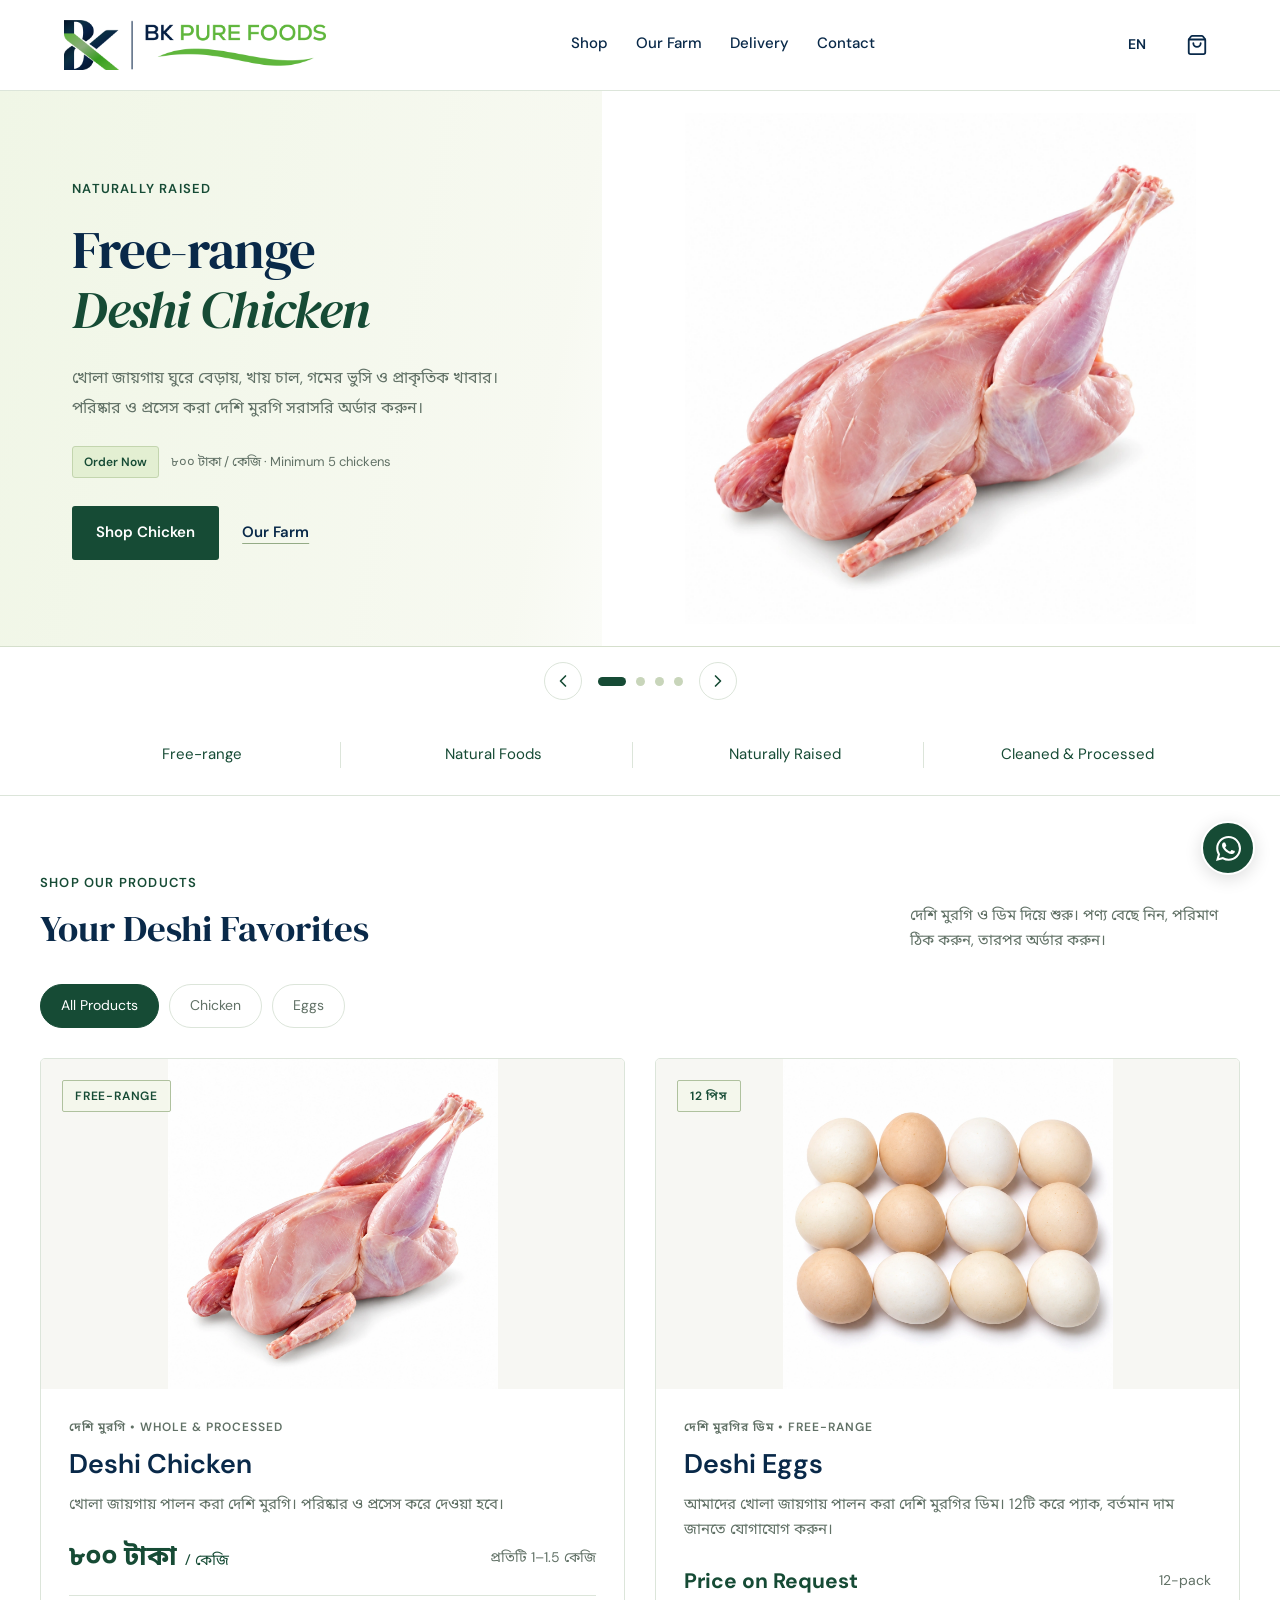
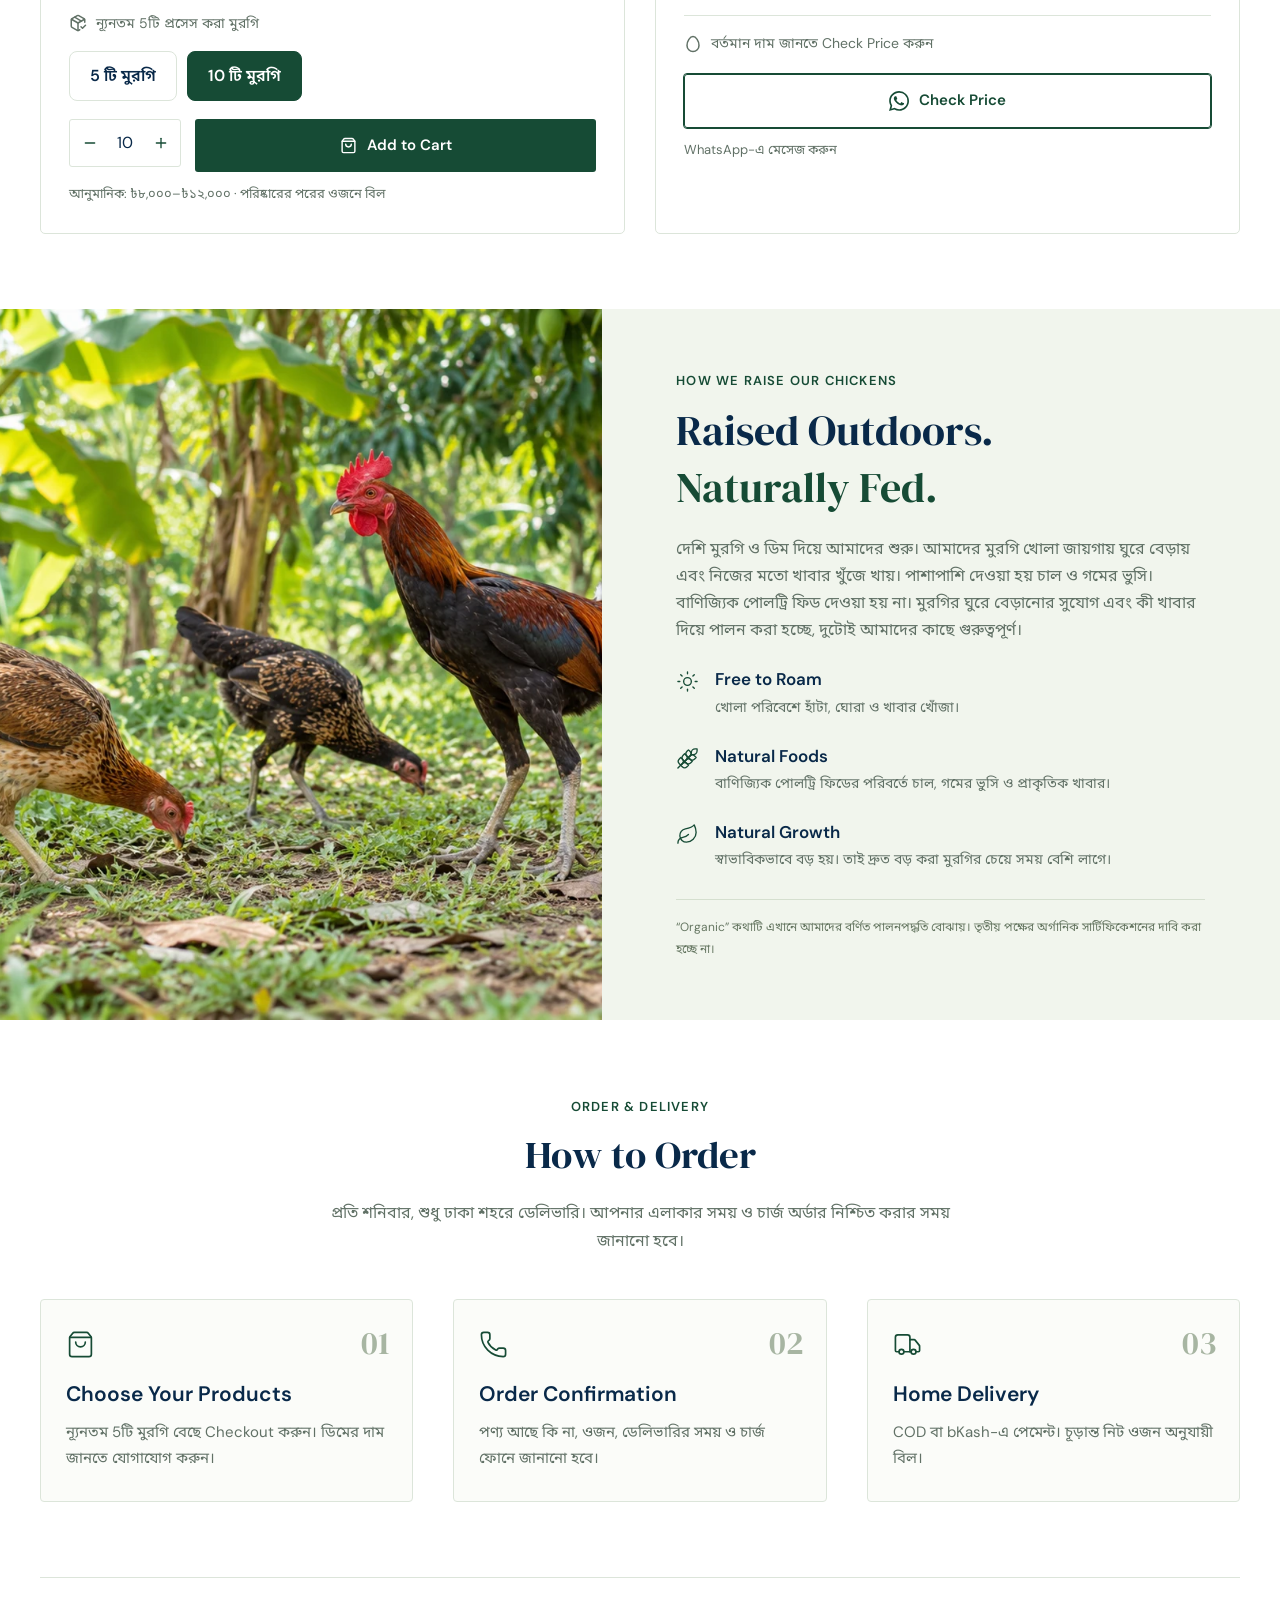
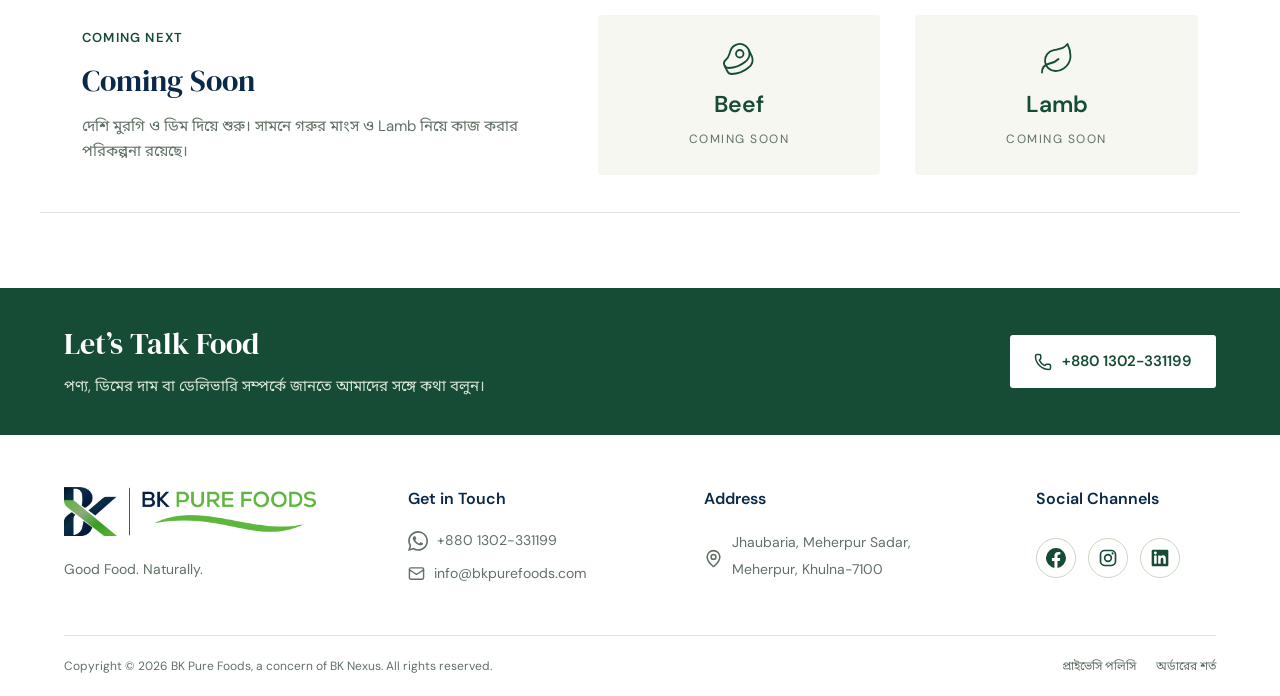
<file: index.html>
<!doctype html>
<html lang="bn"><head><meta charset="utf-8"><meta name="viewport" content="width=device-width, initial-scale=1"><title>BK Pure Foods | Free-range Deshi Chicken & Eggs</title><meta name="description" content="Free-range দেশি মুরগি ও ডিম। প্রতি শনিবার, শুধু ঢাকা শহরে ডেলিভারি।"><link rel="icon" href="./favicon.png"><link rel="stylesheet" href="./assets/styles.css"><script defer src="./assets/app.js"></script></head><body data-page="index"><div id="root"><header class="header"><div class="header-inner"><a href="./index.html" aria-label="BK Pure Foods home" class="brand"><img src="./images/logo.png" alt="BK Pure Foods" width="1600" height="310"/></a><nav class="nav" aria-label="প্রধান মেনু"><a href="./index.html#shop">Shop</a><a href="./index.html#story">Our Farm</a><a href="./index.html#delivery">Delivery</a><a href="./index.html#contact">Contact</a></nav><div class="header-actions"><button class="language" aria-label="Switch language">EN</button><button class="icon-button cart-button" aria-label="কার্ট খুলুন"><svg xmlns="http://www.w3.org/2000/svg" width="22" height="22" viewBox="0 0 24 24" fill="none" stroke="currentColor" stroke-width="2" stroke-linecap="round" stroke-linejoin="round" class="lucide lucide-shopping-bag" aria-hidden="true"><path d="M16 10a4 4 0 0 1-8 0"></path><path d="M3.103 6.034h17.794"></path><path d="M3.4 5.467a2 2 0 0 0-.4 1.2V20a2 2 0 0 0 2 2h14a2 2 0 0 0 2-2V6.667a2 2 0 0 0-.4-1.2l-2-2.667A2 2 0 0 0 17 2H7a2 2 0 0 0-1.6.8z"></path></svg></button><button class="icon-button menu-button" aria-label="Toggle menu" aria-expanded="false"><svg xmlns="http://www.w3.org/2000/svg" width="24" height="24" viewBox="0 0 24 24" fill="none" stroke="currentColor" stroke-width="2" stroke-linecap="round" stroke-linejoin="round" class="lucide lucide-menu" aria-hidden="true"><path d="M4 5h16"></path><path d="M4 12h16"></path><path d="M4 19h16"></path></svg></button></div></div></header><main><div class="relative promo-carousel" role="region" aria-roledescription="carousel" data-slot="carousel" aria-label="Featured products"><div class="overflow-hidden" data-slot="carousel-content"><div class="flex -ml-4 promo-track" aria-live="off"><div role="group" aria-roledescription="slide" data-slot="carousel-item" class="min-w-0 shrink-0 grow-0 basis-full pl-4 promo-item" aria-label="1 of 4: Chicken" aria-hidden="false"><article class="promo-banner promo-chicken"><div class="promo-copy"><span class="eyebrow">NATURALLY RAISED</span><h1 class="promo-title">Free-range<br/><em>Deshi Chicken</em></h1><p>খোলা জায়গায় ঘুরে বেড়ায়, খায় চাল, গমের ভুসি ও প্রাকৃতিক খাবার। পরিষ্কার ও প্রসেস করা দেশি মুরগি সরাসরি অর্ডার করুন।</p><div class="promo-status"><span class="status-badge">Order Now</span><span>৮০০ টাকা / কেজি · Minimum 5 chickens</span></div><div class="hero-buttons"><a tabindex="0" class="button primary" href="#shop">Shop Chicken</a><a tabindex="0" class="text-link" href="#story">Our Farm</a></div></div><div class="promo-visual"><img src="./images/chicken-skin-off-v4.webp" alt="Whole processed deshi chicken" width="1600" height="1200" loading="eager" fetchPriority="high"/></div></article></div><div role="group" aria-roledescription="slide" data-slot="carousel-item" class="min-w-0 shrink-0 grow-0 basis-full pl-4 promo-item" aria-label="2 of 4: Eggs" aria-hidden="true"><article class="promo-banner promo-eggs"><div class="promo-copy"><span class="eyebrow">FROM DESHI HENS</span><h2 class="promo-title">Everyday goodness.<br/><em>Deshi Eggs</em></h2><p>আমাদের খোলা জায়গায় পালন করা দেশি মুরগির ডিম। 12 পিসের প্যাক। বর্তমান দাম জানতে Check Price-এ ক্লিক করুন।</p><div class="promo-status"><span class="status-badge">Price on Request</span><span>12 eggs per pack · Contact for price</span></div><div class="hero-buttons"><a tabindex="-1" class="button primary" href="https://wa.me/8801302331199?text=Hello%2C%20please%20share%20the%20current%20price%20of%20a%2012-pack%20of%20BK%20Pure%20Foods%20deshi%20eggs." target="_blank" rel="noopener noreferrer">Check Price</a><a tabindex="-1" class="text-link" href="#shop">View Eggs</a></div></div><div class="promo-visual"><img src="./images/eggs-deshi-v3.webp" alt="Illustrative deshi chicken eggs" width="1600" height="1200" loading="lazy" fetchPriority="auto"/></div></article></div><div role="group" aria-roledescription="slide" data-slot="carousel-item" class="min-w-0 shrink-0 grow-0 basis-full pl-4 promo-item" aria-label="3 of 4: Beef" aria-hidden="true"><article class="promo-banner promo-beef"><div class="promo-copy"><span class="eyebrow">OUR NEXT CHAPTER</span><h2 class="promo-title">Next on the menu.<br/><em>Beef</em></h2><p>আমাদের পণ্যের তালিকায় সামনে গরুর মাংস যোগ করার পরিকল্পনা আছে। এখনো অর্ডার নেওয়া হচ্ছে না।</p><div class="promo-status"><span class="status-badge coming">Coming Soon</span><span>Planned product · Not available to order</span></div><div class="hero-buttons"><a tabindex="-1" class="button primary" href="#upcoming">Explore Upcoming Products</a></div></div><div class="promo-visual"><img src="./images/beef-white-v2.webp" alt="Illustrative beef cuts for a planned product" width="1600" height="1200" loading="lazy" fetchPriority="auto"/></div></article></div><div role="group" aria-roledescription="slide" data-slot="carousel-item" class="min-w-0 shrink-0 grow-0 basis-full pl-4 promo-item" aria-label="4 of 4: Lamb" aria-hidden="true"><article class="promo-banner promo-lamb"><div class="promo-copy"><span class="eyebrow">OUR NEXT CHAPTER</span><h2 class="promo-title">Something special.<br/><em>Lamb</em></h2><p>দেশি মুরগি ও ডিমের পাশাপাশি ভবিষ্যতে Lamb নিয়ে কাজ করার পরিকল্পনা রয়েছে। নতুন আপডেট এখানে জানানো হবে।</p><div class="promo-status"><span class="status-badge coming">Coming Soon</span><span>Planned product · Not available to order</span></div><div class="hero-buttons"><a tabindex="-1" class="button primary" href="#upcoming">Explore Upcoming Products</a></div></div><div class="promo-visual"><img src="./images/lamb-white-v2.webp" alt="Illustrative lamb rack for a planned product" width="1600" height="1200" loading="lazy" fetchPriority="auto"/></div></article></div></div></div><div class="promo-controls"><button class="slide-arrow" aria-label="Previous slide"><svg xmlns="http://www.w3.org/2000/svg" width="20" height="20" viewBox="0 0 24 24" fill="none" stroke="currentColor" stroke-width="2" stroke-linecap="round" stroke-linejoin="round" class="lucide lucide-chevron-left" aria-hidden="true"><path d="m15 18-6-6 6-6"></path></svg></button><div class="slide-dots" role="group" aria-label="Choose featured product"><button class="slide-dot active" aria-label="Show Chicken" aria-pressed="true"></button><button class="slide-dot" aria-label="Show Eggs" aria-pressed="false"></button><button class="slide-dot" aria-label="Show Beef" aria-pressed="false"></button><button class="slide-dot" aria-label="Show Lamb" aria-pressed="false"></button></div><button class="slide-arrow" aria-label="Next slide"><svg xmlns="http://www.w3.org/2000/svg" width="20" height="20" viewBox="0 0 24 24" fill="none" stroke="currentColor" stroke-width="2" stroke-linecap="round" stroke-linejoin="round" class="lucide lucide-chevron-right" aria-hidden="true"><path d="m9 18 6-6-6-6"></path></svg></button></div></div><div class="promise-strip"><div><span>Free-range</span></div><div><span>Natural Foods</span></div><div><span>Naturally Raised</span></div><div><span>Cleaned &amp; Processed</span></div></div><section class="section shop-section" id="shop"><div class="section-heading"><div><span class="eyebrow">SHOP OUR PRODUCTS</span><h2>Your Deshi Favorites</h2></div><p>দেশি মুরগি ও ডিম দিয়ে শুরু। পণ্য বেছে নিন, পরিমাণ ঠিক করুন, তারপর অর্ডার করুন।</p></div><div class="filters" aria-label="Product categories"><button class="active" aria-pressed="true">All Products</button><button class="" aria-pressed="false">Chicken</button><button class="" aria-pressed="false">Eggs</button></div><div class="product-grid"><article class="product-card"><button class="product-photo" aria-label="দেশি মুরগির বিস্তারিত দেখুন"><img src="./images/chicken-skin-off-v4.webp" alt="গোটা প্রসেস করা দেশি মুরগি"/><span class="product-tag">FREE-RANGE</span><span class="photo-detail">View Details</span></button><div class="product-info"><div class="product-label">দেশি মুরগি • WHOLE &amp; PROCESSED</div><h3>Deshi Chicken</h3><p>খোলা জায়গায় পালন করা দেশি মুরগি। পরিষ্কার ও প্রসেস করে দেওয়া হবে।</p><div class="product-price"><strong class="chicken-rate" lang="bn">৮০০ টাকা<small> / কেজি</small></strong><span>প্রতিটি 1–1.5 কেজি</span></div><div class="package-line"><svg xmlns="http://www.w3.org/2000/svg" width="18" height="18" viewBox="0 0 24 24" fill="none" stroke="currentColor" stroke-width="2" stroke-linecap="round" stroke-linejoin="round" class="lucide lucide-package-check" aria-hidden="true"><path d="M12 22V12"></path><path d="m16 17 2 2 4-4"></path><path d="M21 11.127V8a2 2 0 0 0-1-1.73l-7-4a2 2 0 0 0-2 0l-7 4A2 2 0 0 0 3 8v8a2 2 0 0 0 1 1.729l7 4a2 2 0 0 0 2 .001l1.32-.753"></path><path d="M3.29 7 12 12l8.71-5"></path><path d="m7.5 4.27 8.997 5.148"></path></svg>ন্যূনতম 5টি প্রসেস করা মুরগি</div><div class="chicken-pack-options" role="group" aria-label="মুরগির পরিমাণ বেছে নিন"><button type="button" aria-pressed="false">5 টি মুরগি</button><button type="button" class="selected" aria-pressed="true">10 টি মুরগি</button></div><div class="product-bottom"><div class="quantity"><button aria-label="Decrease chicken quantity"><svg xmlns="http://www.w3.org/2000/svg" width="16" height="16" viewBox="0 0 24 24" fill="none" stroke="currentColor" stroke-width="2" stroke-linecap="round" stroke-linejoin="round" class="lucide lucide-minus" aria-hidden="true"><path d="M5 12h14"></path></svg></button><span>10</span><button aria-label="Increase chicken quantity"><svg xmlns="http://www.w3.org/2000/svg" width="16" height="16" viewBox="0 0 24 24" fill="none" stroke="currentColor" stroke-width="2" stroke-linecap="round" stroke-linejoin="round" class="lucide lucide-plus" aria-hidden="true"><path d="M5 12h14"></path><path d="M12 5v14"></path></svg></button></div><button class="button primary"><svg xmlns="http://www.w3.org/2000/svg" width="17" height="17" viewBox="0 0 24 24" fill="none" stroke="currentColor" stroke-width="2" stroke-linecap="round" stroke-linejoin="round" class="lucide lucide-shopping-bag" aria-hidden="true"><path d="M16 10a4 4 0 0 1-8 0"></path><path d="M3.103 6.034h17.794"></path><path d="M3.4 5.467a2 2 0 0 0-.4 1.2V20a2 2 0 0 0 2 2h14a2 2 0 0 0 2-2V6.667a2 2 0 0 0-.4-1.2l-2-2.667A2 2 0 0 0 17 2H7a2 2 0 0 0-1.6.8z"></path></svg>Add to Cart</button></div><p class="price-note">আনুমানিক: ৳৮,০০০–৳১২,০০০ · পরিষ্কারের পরের ওজনে বিল</p></div></article><article class="product-card"><div class="product-photo"><img src="./images/eggs-deshi-v3.webp" alt="দেশি মুরগির ডিমের প্রতীকী ছবি"/><span class="product-tag">12 পিস</span></div><div class="product-info"><div class="product-label">দেশি মুরগির ডিম • FREE-RANGE</div><h3>Deshi Eggs</h3><p>আমাদের খোলা জায়গায় পালন করা দেশি মুরগির ডিম। 12টি করে প্যাক, বর্তমান দাম জানতে যোগাযোগ করুন।</p><div class="product-price"><strong class="quote-price">Price on Request</strong><span>12-pack</span></div><div class="package-line"><svg xmlns="http://www.w3.org/2000/svg" width="18" height="18" viewBox="0 0 24 24" fill="none" stroke="currentColor" stroke-width="2" stroke-linecap="round" stroke-linejoin="round" class="lucide lucide-egg" aria-hidden="true"><path d="M12 2C8 2 4 8 4 14a8 8 0 0 0 16 0c0-6-4-12-8-12"></path></svg>বর্তমান দাম জানতে Check Price করুন</div><a class="button outline full egg-contact" href="https://wa.me/8801302331199?text=BK%20Pure%20Foods-%E0%A6%8F%E0%A6%B0%2012%E0%A6%9F%E0%A6%BF%20%E0%A6%A6%E0%A7%87%E0%A6%B6%E0%A6%BF%20%E0%A6%A1%E0%A6%BF%E0%A6%AE%E0%A7%87%E0%A6%B0%20%E0%A6%AA%E0%A7%8D%E0%A6%AF%E0%A6%BE%E0%A6%95%E0%A7%87%E0%A6%B0%20%E0%A6%A6%E0%A6%BE%E0%A6%AE%20%E0%A6%9C%E0%A6%BE%E0%A6%A8%E0%A6%A4%E0%A7%87%20%E0%A6%9A%E0%A6%BE%E0%A6%87%E0%A5%A4" target="_blank" rel="noopener noreferrer"><svg viewBox="0 0 24 24" width="20" height="20" fill="currentColor" aria-hidden="true"><path d="M20.5 3.5A11.8 11.8 0 0 0 12.1 0C5.5 0 .2 5.3.2 11.8c0 2.1.6 4.2 1.6 6L0 24l6.4-1.7a11.8 11.8 0 0 0 5.7 1.5h.1c6.5 0 11.8-5.3 11.8-11.8 0-3.2-1.2-6.2-3.5-8.5ZM12.1 21.8c-1.8 0-3.5-.5-5-1.4l-.4-.2-3.8 1 1-3.7-.2-.4a9.8 9.8 0 0 1-1.5-5.3c0-5.4 4.4-9.8 9.9-9.8 2.6 0 5.1 1 7 2.9a9.8 9.8 0 0 1 2.9 7c0 5.5-4.4 9.9-9.9 9.9Zm5.4-7.4c-.3-.1-1.8-.9-2.1-1-.3-.1-.5-.1-.7.2-.2.3-.8 1-.9 1.2-.2.2-.3.2-.6.1-.3-.2-1.3-.5-2.5-1.6-.9-.8-1.6-1.8-1.8-2.1-.2-.3 0-.5.1-.6l.5-.6c.2-.2.2-.3.3-.5.1-.2.1-.4 0-.6l-.9-2.2c-.2-.6-.5-.5-.7-.5h-.6c-.2 0-.5.1-.8.4-.3.3-1 1-1 2.4s1 2.8 1.2 3c.1.2 2.1 3.2 5.1 4.5.7.3 1.3.5 1.7.6.7.2 1.4.2 1.9.1.6-.1 1.8-.7 2.1-1.4.3-.7.3-1.3.2-1.4-.1-.2-.3-.3-.6-.4Z"></path></svg>Check Price</a><p class="price-note">WhatsApp-এ মেসেজ করুন</p></div></article></div></section><section class="story-section" id="story"><div class="story-photo"><img src="./images/farm.webp" alt="মুক্ত পরিবেশে মুরগির চলাফেরা"/></div><div class="story-copy"><span class="eyebrow">HOW WE RAISE OUR CHICKENS</span><h2>Raised Outdoors.<br/><em>Naturally Fed.</em></h2><p>দেশি মুরগি ও ডিম দিয়ে আমাদের শুরু। আমাদের মুরগি খোলা জায়গায় ঘুরে বেড়ায় এবং নিজের মতো খাবার খুঁজে খায়। পাশাপাশি দেওয়া হয় চাল ও গমের ভুসি। বাণিজ্যিক পোলট্রি ফিড দেওয়া হয় না। মুরগির ঘুরে বেড়ানোর সুযোগ এবং কী খাবার দিয়ে পালন করা হচ্ছে, দুটোই আমাদের কাছে গুরুত্বপূর্ণ।</p><div class="story-point"><svg xmlns="http://www.w3.org/2000/svg" width="24" height="24" viewBox="0 0 24 24" fill="none" stroke="currentColor" stroke-width="2" stroke-linecap="round" stroke-linejoin="round" class="lucide lucide-sun" aria-hidden="true"><circle cx="12" cy="12" r="4"></circle><path d="M12 2v2"></path><path d="M12 20v2"></path><path d="m4.93 4.93 1.41 1.41"></path><path d="m17.66 17.66 1.41 1.41"></path><path d="M2 12h2"></path><path d="M20 12h2"></path><path d="m6.34 17.66-1.41 1.41"></path><path d="m19.07 4.93-1.41 1.41"></path></svg><div><h3>Free to Roam</h3><p>খোলা পরিবেশে হাঁটা, ঘোরা ও খাবার খোঁজা।</p></div></div><div class="story-point"><svg xmlns="http://www.w3.org/2000/svg" width="24" height="24" viewBox="0 0 24 24" fill="none" stroke="currentColor" stroke-width="2" stroke-linecap="round" stroke-linejoin="round" class="lucide lucide-wheat" aria-hidden="true"><path d="M2 22 16 8"></path><path d="M3.47 12.53 5 11l1.53 1.53a3.5 3.5 0 0 1 0 4.94L5 19l-1.53-1.53a3.5 3.5 0 0 1 0-4.94Z"></path><path d="M7.47 8.53 9 7l1.53 1.53a3.5 3.5 0 0 1 0 4.94L9 15l-1.53-1.53a3.5 3.5 0 0 1 0-4.94Z"></path><path d="M11.47 4.53 13 3l1.53 1.53a3.5 3.5 0 0 1 0 4.94L13 11l-1.53-1.53a3.5 3.5 0 0 1 0-4.94Z"></path><path d="M20 2h2v2a4 4 0 0 1-4 4h-2V6a4 4 0 0 1 4-4Z"></path><path d="M11.47 17.47 13 19l-1.53 1.53a3.5 3.5 0 0 1-4.94 0L5 19l1.53-1.53a3.5 3.5 0 0 1 4.94 0Z"></path><path d="M15.47 13.47 17 15l-1.53 1.53a3.5 3.5 0 0 1-4.94 0L9 15l1.53-1.53a3.5 3.5 0 0 1 4.94 0Z"></path><path d="M19.47 9.47 21 11l-1.53 1.53a3.5 3.5 0 0 1-4.94 0L13 11l1.53-1.53a3.5 3.5 0 0 1 4.94 0Z"></path></svg><div><h3>Natural Foods</h3><p>বাণিজ্যিক পোলট্রি ফিডের পরিবর্তে চাল, গমের ভুসি ও প্রাকৃতিক খাবার।</p></div></div><div class="story-point"><svg xmlns="http://www.w3.org/2000/svg" width="24" height="24" viewBox="0 0 24 24" fill="none" stroke="currentColor" stroke-width="2" stroke-linecap="round" stroke-linejoin="round" class="lucide lucide-leaf" aria-hidden="true"><path d="M11 20A7 7 0 0 1 9.8 6.1C15.5 5 17 4.48 19 2c1 2 2 4.18 2 8 0 5.5-4.78 10-10 10Z"></path><path d="M2 21c0-3 1.85-5.36 5.08-6C9.5 14.52 12 13 13 12"></path></svg><div><h3>Natural Growth</h3><p>স্বাভাবিকভাবে বড় হয়। তাই দ্রুত বড় করা মুরগির চেয়ে সময় বেশি লাগে।</p></div></div><p class="claim-note">“Organic” কথাটি এখানে আমাদের বর্ণিত পালনপদ্ধতি বোঝায়। তৃতীয় পক্ষের অর্গানিক সার্টিফিকেশনের দাবি করা হচ্ছে না।</p></div></section><section class="section delivery-section" id="delivery"><div class="delivery-heading"><span class="eyebrow">ORDER &amp; DELIVERY</span><h2>How to Order</h2><p>প্রতি শনিবার, শুধু ঢাকা শহরে ডেলিভারি। আপনার এলাকার সময় ও চার্জ অর্ডার নিশ্চিত করার সময় জানানো হবে।</p></div><div class="delivery-grid"><div><span>01</span><svg xmlns="http://www.w3.org/2000/svg" width="24" height="24" viewBox="0 0 24 24" fill="none" stroke="currentColor" stroke-width="2" stroke-linecap="round" stroke-linejoin="round" class="lucide lucide-shopping-bag" aria-hidden="true"><path d="M16 10a4 4 0 0 1-8 0"></path><path d="M3.103 6.034h17.794"></path><path d="M3.4 5.467a2 2 0 0 0-.4 1.2V20a2 2 0 0 0 2 2h14a2 2 0 0 0 2-2V6.667a2 2 0 0 0-.4-1.2l-2-2.667A2 2 0 0 0 17 2H7a2 2 0 0 0-1.6.8z"></path></svg><h3>Choose Your Products</h3><p>ন্যূনতম 5টি মুরগি বেছে Checkout করুন। ডিমের দাম জানতে যোগাযোগ করুন।</p></div><div><span>02</span><svg xmlns="http://www.w3.org/2000/svg" width="24" height="24" viewBox="0 0 24 24" fill="none" stroke="currentColor" stroke-width="2" stroke-linecap="round" stroke-linejoin="round" class="lucide lucide-phone" aria-hidden="true"><path d="M13.832 16.568a1 1 0 0 0 1.213-.303l.355-.465A2 2 0 0 1 17 15h3a2 2 0 0 1 2 2v3a2 2 0 0 1-2 2A18 18 0 0 1 2 4a2 2 0 0 1 2-2h3a2 2 0 0 1 2 2v3a2 2 0 0 1-.8 1.6l-.468.351a1 1 0 0 0-.292 1.233 14 14 0 0 0 6.392 6.384"></path></svg><h3>Order Confirmation</h3><p>পণ্য আছে কি না, ওজন, ডেলিভারির সময় ও চার্জ ফোনে জানানো হবে।</p></div><div><span>03</span><svg xmlns="http://www.w3.org/2000/svg" width="24" height="24" viewBox="0 0 24 24" fill="none" stroke="currentColor" stroke-width="2" stroke-linecap="round" stroke-linejoin="round" class="lucide lucide-truck" aria-hidden="true"><path d="M14 18V6a2 2 0 0 0-2-2H4a2 2 0 0 0-2 2v11a1 1 0 0 0 1 1h2"></path><path d="M15 18H9"></path><path d="M19 18h2a1 1 0 0 0 1-1v-3.65a1 1 0 0 0-.22-.624l-3.48-4.35A1 1 0 0 0 17.52 8H14"></path><circle cx="17" cy="18" r="2"></circle><circle cx="7" cy="18" r="2"></circle></svg><h3>Home Delivery</h3><p>COD বা bKash-এ পেমেন্ট। চূড়ান্ত নিট ওজন অনুযায়ী বিল।</p></div></div></section><section class="future-section" id="upcoming"><div><span class="eyebrow">COMING NEXT</span><h2>Coming Soon</h2><p>দেশি মুরগি ও ডিম দিয়ে শুরু। সামনে গরুর মাংস ও Lamb নিয়ে কাজ করার পরিকল্পনা রয়েছে।</p></div><div class="future-card"><svg xmlns="http://www.w3.org/2000/svg" width="36" height="36" viewBox="0 0 24 24" fill="none" stroke="currentColor" stroke-width="2" stroke-linecap="round" stroke-linejoin="round" class="lucide lucide-beef" aria-hidden="true"><path d="M16.4 13.7A6.5 6.5 0 1 0 6.28 6.6c-1.1 3.13-.78 3.9-3.18 6.08A3 3 0 0 0 5 18c4 0 8.4-1.8 11.4-4.3"></path><path d="m18.5 6 2.19 4.5a6.48 6.48 0 0 1-2.29 7.2C15.4 20.2 11 22 7 22a3 3 0 0 1-2.68-1.66L2.4 16.5"></path><circle cx="12.5" cy="8.5" r="2.5"></circle></svg><h3>Beef</h3><span>COMING SOON</span></div><div class="future-card"><svg xmlns="http://www.w3.org/2000/svg" width="36" height="36" viewBox="0 0 24 24" fill="none" stroke="currentColor" stroke-width="2" stroke-linecap="round" stroke-linejoin="round" class="lucide lucide-leaf" aria-hidden="true"><path d="M11 20A7 7 0 0 1 9.8 6.1C15.5 5 17 4.48 19 2c1 2 2 4.18 2 8 0 5.5-4.78 10-10 10Z"></path><path d="M2 21c0-3 1.85-5.36 5.08-6C9.5 14.52 12 13 13 12"></path></svg><h3>Lamb</h3><span>COMING SOON</span></div></section><section class="contact-ribbon"><div><h2>Let’s Talk Food</h2><p>পণ্য, ডিমের দাম বা ডেলিভারি সম্পর্কে জানতে আমাদের সঙ্গে কথা বলুন।</p></div><a href="tel:+8801302331199" class="button light"><svg xmlns="http://www.w3.org/2000/svg" width="18" height="18" viewBox="0 0 24 24" fill="none" stroke="currentColor" stroke-width="2" stroke-linecap="round" stroke-linejoin="round" class="lucide lucide-phone" aria-hidden="true"><path d="M13.832 16.568a1 1 0 0 0 1.213-.303l.355-.465A2 2 0 0 1 17 15h3a2 2 0 0 1 2 2v3a2 2 0 0 1-2 2A18 18 0 0 1 2 4a2 2 0 0 1 2-2h3a2 2 0 0 1 2 2v3a2 2 0 0 1-.8 1.6l-.468.351a1 1 0 0 0-.292 1.233 14 14 0 0 0 6.392 6.384"></path></svg>+880 1302-331199</a></section></main><footer id="contact"><div class="footer-top"><div class="footer-brand"><img src="./images/logo.png" alt="BK Pure Foods"/><p>Good Food. Naturally.</p></div><div><h3>Get in Touch</h3><a href="https://wa.me/8801302331199" target="_blank" rel="noopener noreferrer" aria-label="Chat on WhatsApp: +880 1302-331199"><svg viewBox="0 0 24 24" width="20" height="20" fill="currentColor" aria-hidden="true"><path d="M20.5 3.5A11.8 11.8 0 0 0 12.1 0C5.5 0 .2 5.3.2 11.8c0 2.1.6 4.2 1.6 6L0 24l6.4-1.7a11.8 11.8 0 0 0 5.7 1.5h.1c6.5 0 11.8-5.3 11.8-11.8 0-3.2-1.2-6.2-3.5-8.5ZM12.1 21.8c-1.8 0-3.5-.5-5-1.4l-.4-.2-3.8 1 1-3.7-.2-.4a9.8 9.8 0 0 1-1.5-5.3c0-5.4 4.4-9.8 9.9-9.8 2.6 0 5.1 1 7 2.9a9.8 9.8 0 0 1 2.9 7c0 5.5-4.4 9.9-9.9 9.9Zm5.4-7.4c-.3-.1-1.8-.9-2.1-1-.3-.1-.5-.1-.7.2-.2.3-.8 1-.9 1.2-.2.2-.3.2-.6.1-.3-.2-1.3-.5-2.5-1.6-.9-.8-1.6-1.8-1.8-2.1-.2-.3 0-.5.1-.6l.5-.6c.2-.2.2-.3.3-.5.1-.2.1-.4 0-.6l-.9-2.2c-.2-.6-.5-.5-.7-.5h-.6c-.2 0-.5.1-.8.4-.3.3-1 1-1 2.4s1 2.8 1.2 3c.1.2 2.1 3.2 5.1 4.5.7.3 1.3.5 1.7.6.7.2 1.4.2 1.9.1.6-.1 1.8-.7 2.1-1.4.3-.7.3-1.3.2-1.4-.1-.2-.3-.3-.6-.4Z"></path></svg>+880 1302-331199</a><a href="mailto:info@bkpurefoods.com"><svg xmlns="http://www.w3.org/2000/svg" width="17" height="17" viewBox="0 0 24 24" fill="none" stroke="currentColor" stroke-width="2" stroke-linecap="round" stroke-linejoin="round" class="lucide lucide-mail" aria-hidden="true"><path d="m22 7-8.991 5.727a2 2 0 0 1-2.009 0L2 7"></path><rect x="2" y="4" width="20" height="16" rx="2"></rect></svg>info@bkpurefoods.com</a></div><div><h3>Address</h3><a class="address" href="https://share.google/g9g9R55w9zO2mrFkF" target="_blank" rel="noopener noreferrer"><svg xmlns="http://www.w3.org/2000/svg" width="19" height="19" viewBox="0 0 24 24" fill="none" stroke="currentColor" stroke-width="2" stroke-linecap="round" stroke-linejoin="round" class="lucide lucide-map-pin" aria-hidden="true"><path d="M20 10c0 4.993-5.539 10.193-7.399 11.799a1 1 0 0 1-1.202 0C9.539 20.193 4 14.993 4 10a8 8 0 0 1 16 0"></path><circle cx="12" cy="10" r="3"></circle></svg><span>Jhaubaria, Meherpur Sadar,<br/>Meherpur, Khulna-7100</span></a></div><div><h3>Social Channels</h3><div class="social-links"><a href="https://web.facebook.com/BKPureFoods/" target="_blank" rel="noopener noreferrer" aria-label="Facebook"><svg viewBox="0 0 24 24" width="20" height="20" fill="currentColor" aria-hidden="true"><path d="M24 12a12 12 0 1 0-13.9 11.9v-8.4h-3V12h3V9.4c0-3 1.8-4.7 4.5-4.7 1.3 0 2.7.2 2.7.2v3h-1.5c-1.5 0-2 .9-2 1.9V12h3.3l-.5 3.5h-2.8v8.4A12 12 0 0 0 24 12Z"></path></svg></a><a href="https://www.instagram.com/bkpurefoods" target="_blank" rel="noopener noreferrer" aria-label="Instagram"><svg viewBox="0 0 24 24" width="20" height="20" fill="currentColor" aria-hidden="true"><rect x="3" y="3" width="18" height="18" rx="5" fill="none" stroke="currentColor" stroke-width="2"></rect><circle cx="12" cy="12" r="4" fill="none" stroke="currentColor" stroke-width="2"></circle><circle cx="17.5" cy="6.5" r="1.3"></circle></svg></a><a href="https://www.linkedin.com/company/bk-pure-foods" target="_blank" rel="noopener noreferrer" aria-label="LinkedIn"><svg viewBox="0 0 24 24" width="20" height="20" fill="currentColor" aria-hidden="true"><path d="M20.5 2h-17A1.5 1.5 0 0 0 2 3.5v17A1.5 1.5 0 0 0 3.5 22h17a1.5 1.5 0 0 0 1.5-1.5v-17A1.5 1.5 0 0 0 20.5 2ZM8 19H5V9h3ZM6.5 7.7a1.7 1.7 0 1 1 0-3.4 1.7 1.7 0 0 1 0 3.4ZM19 19h-3v-5.4c0-1.3-.5-2-1.5-2-1.1 0-1.7.8-1.7 2V19h-3V9h2.9v1.4c.5-1 1.5-1.7 2.9-1.7 2.3 0 3.4 1.5 3.4 4.4Z"></path></svg></a></div></div></div><div class="footer-bottom"><span>Copyright © 2026 BK Pure Foods, a concern of BK Nexus. All rights reserved.</span><div><a href="./privacy.html">প্রাইভেসি পলিসি</a><a href="./terms.html">অর্ডারের শর্ত</a></div></div></footer><a class="floating-whatsapp" href="https://wa.me/8801302331199" target="_blank" rel="noopener noreferrer" aria-label="WhatsApp-এ কথা বলুন"><svg viewBox="0 0 24 24" width="25" height="25" fill="currentColor" aria-hidden="true"><path d="M20.5 3.5A11.8 11.8 0 0 0 12.1 0C5.5 0 .2 5.3.2 11.8c0 2.1.6 4.2 1.6 6L0 24l6.4-1.7a11.8 11.8 0 0 0 5.7 1.5h.1c6.5 0 11.8-5.3 11.8-11.8 0-3.2-1.2-6.2-3.5-8.5ZM12.1 21.8c-1.8 0-3.5-.5-5-1.4l-.4-.2-3.8 1 1-3.7-.2-.4a9.8 9.8 0 0 1-1.5-5.3c0-5.4 4.4-9.8 9.9-9.8 2.6 0 5.1 1 7 2.9a9.8 9.8 0 0 1 2.9 7c0 5.5-4.4 9.9-9.9 9.9Zm5.4-7.4c-.3-.1-1.8-.9-2.1-1-.3-.1-.5-.1-.7.2-.2.3-.8 1-.9 1.2-.2.2-.3.2-.6.1-.3-.2-1.3-.5-2.5-1.6-.9-.8-1.6-1.8-1.8-2.1-.2-.3 0-.5.1-.6l.5-.6c.2-.2.2-.3.3-.5.1-.2.1-.4 0-.6l-.9-2.2c-.2-.6-.5-.5-.7-.5h-.6c-.2 0-.5.1-.8.4-.3.3-1 1-1 2.4s1 2.8 1.2 3c.1.2 2.1 3.2 5.1 4.5.7.3 1.3.5 1.7.6.7.2 1.4.2 1.9.1.6-.1 1.8-.7 2.1-1.4.3-.7.3-1.3.2-1.4-.1-.2-.3-.3-.6-.4Z"></path></svg></a></div><noscript>Cart ও slider ব্যবহার করতে JavaScript চালু করুন। অর্ডারের জন্য WhatsApp: +880 1302-331199।</noscript></body></html>
</file>
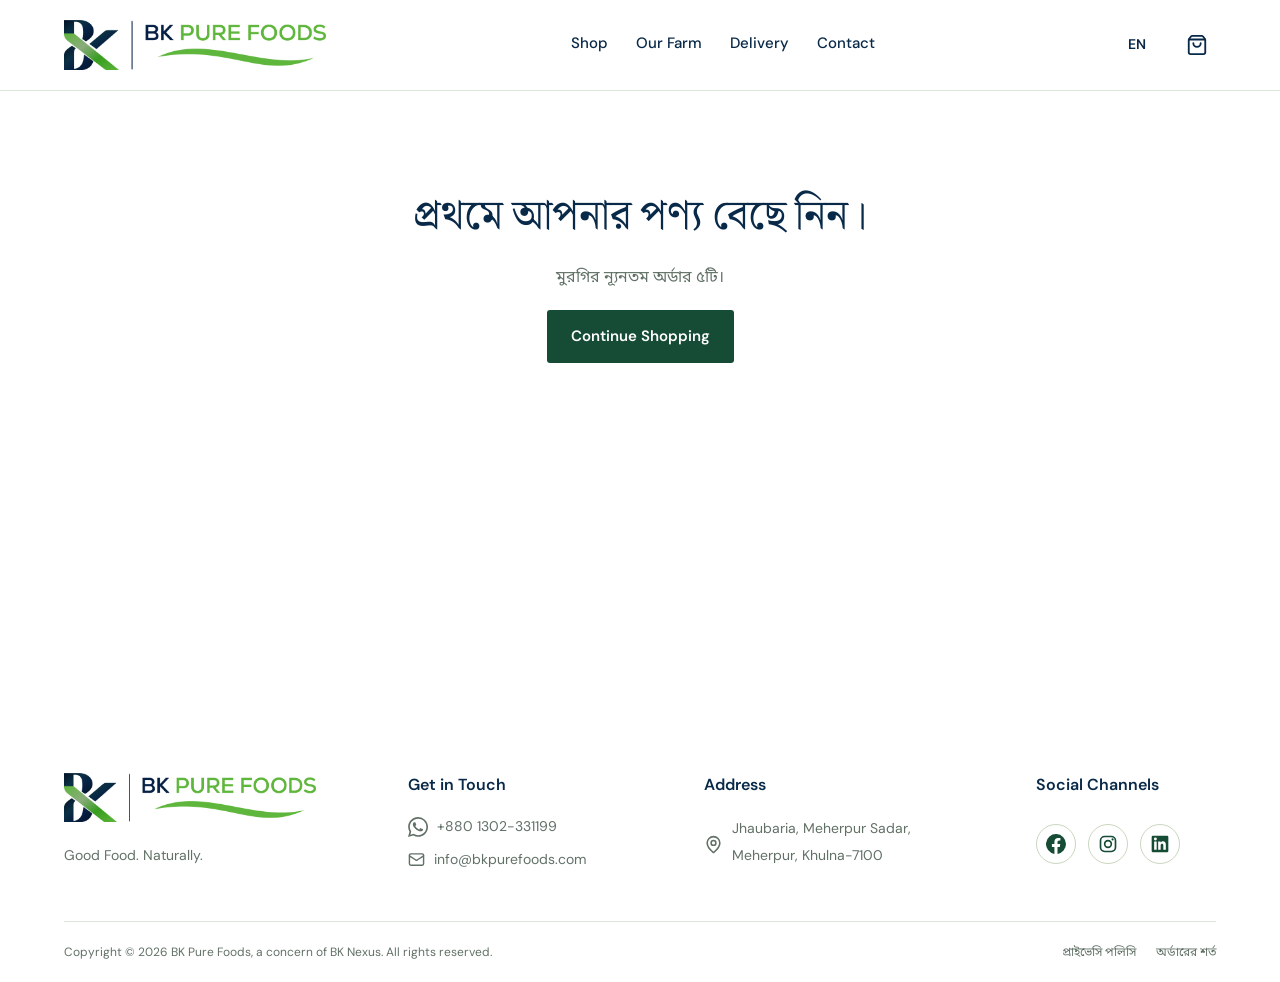
<file: checkout.html>
<!doctype html>
<html lang="bn"><head><meta charset="utf-8"><meta name="viewport" content="width=device-width, initial-scale=1"><title>BK Pure Foods | Checkout</title><meta name="description" content="Free-range দেশি মুরগি ও ডিম। প্রতি শনিবার, শুধু ঢাকা শহরে ডেলিভারি।"><link rel="icon" href="./favicon.png"><link rel="stylesheet" href="./assets/styles.css"><script defer src="./assets/app.js"></script></head><body data-page="checkout"><div id="root"><header class="header"><div class="header-inner"><a href="./index.html" aria-label="BK Pure Foods home" class="brand"><img src="./images/logo.png" alt="BK Pure Foods" width="1600" height="310"/></a><nav class="nav" aria-label="প্রধান মেনু"><a href="./index.html#shop">Shop</a><a href="./index.html#story">Our Farm</a><a href="./index.html#delivery">Delivery</a><a href="./index.html#contact">Contact</a></nav><div class="header-actions"><button class="language" aria-label="Switch language">EN</button><button class="icon-button cart-button" aria-label="কার্ট খুলুন"><svg xmlns="http://www.w3.org/2000/svg" width="22" height="22" viewBox="0 0 24 24" fill="none" stroke="currentColor" stroke-width="2" stroke-linecap="round" stroke-linejoin="round" class="lucide lucide-shopping-bag" aria-hidden="true"><path d="M16 10a4 4 0 0 1-8 0"></path><path d="M3.103 6.034h17.794"></path><path d="M3.4 5.467a2 2 0 0 0-.4 1.2V20a2 2 0 0 0 2 2h14a2 2 0 0 0 2-2V6.667a2 2 0 0 0-.4-1.2l-2-2.667A2 2 0 0 0 17 2H7a2 2 0 0 0-1.6.8z"></path></svg></button><button class="icon-button menu-button" aria-label="Toggle menu" aria-expanded="false"><svg xmlns="http://www.w3.org/2000/svg" width="24" height="24" viewBox="0 0 24 24" fill="none" stroke="currentColor" stroke-width="2" stroke-linecap="round" stroke-linejoin="round" class="lucide lucide-menu" aria-hidden="true"><path d="M4 5h16"></path><path d="M4 12h16"></path><path d="M4 19h16"></path></svg></button></div></div></header><main class="checkout-main"><section class="success-panel"><h1>প্রথমে আপনার পণ্য বেছে নিন।</h1><p>মুরগির ন্যূনতম অর্ডার ৫টি।</p><a class="button primary" href="./index.html#shop">Continue Shopping</a></section></main><footer id="contact"><div class="footer-top"><div class="footer-brand"><img src="./images/logo.png" alt="BK Pure Foods"/><p>Good Food. Naturally.</p></div><div><h3>Get in Touch</h3><a href="https://wa.me/8801302331199" target="_blank" rel="noopener noreferrer" aria-label="Chat on WhatsApp: +880 1302-331199"><svg viewBox="0 0 24 24" width="20" height="20" fill="currentColor" aria-hidden="true"><path d="M20.5 3.5A11.8 11.8 0 0 0 12.1 0C5.5 0 .2 5.3.2 11.8c0 2.1.6 4.2 1.6 6L0 24l6.4-1.7a11.8 11.8 0 0 0 5.7 1.5h.1c6.5 0 11.8-5.3 11.8-11.8 0-3.2-1.2-6.2-3.5-8.5ZM12.1 21.8c-1.8 0-3.5-.5-5-1.4l-.4-.2-3.8 1 1-3.7-.2-.4a9.8 9.8 0 0 1-1.5-5.3c0-5.4 4.4-9.8 9.9-9.8 2.6 0 5.1 1 7 2.9a9.8 9.8 0 0 1 2.9 7c0 5.5-4.4 9.9-9.9 9.9Zm5.4-7.4c-.3-.1-1.8-.9-2.1-1-.3-.1-.5-.1-.7.2-.2.3-.8 1-.9 1.2-.2.2-.3.2-.6.1-.3-.2-1.3-.5-2.5-1.6-.9-.8-1.6-1.8-1.8-2.1-.2-.3 0-.5.1-.6l.5-.6c.2-.2.2-.3.3-.5.1-.2.1-.4 0-.6l-.9-2.2c-.2-.6-.5-.5-.7-.5h-.6c-.2 0-.5.1-.8.4-.3.3-1 1-1 2.4s1 2.8 1.2 3c.1.2 2.1 3.2 5.1 4.5.7.3 1.3.5 1.7.6.7.2 1.4.2 1.9.1.6-.1 1.8-.7 2.1-1.4.3-.7.3-1.3.2-1.4-.1-.2-.3-.3-.6-.4Z"></path></svg>+880 1302-331199</a><a href="mailto:info@bkpurefoods.com"><svg xmlns="http://www.w3.org/2000/svg" width="17" height="17" viewBox="0 0 24 24" fill="none" stroke="currentColor" stroke-width="2" stroke-linecap="round" stroke-linejoin="round" class="lucide lucide-mail" aria-hidden="true"><path d="m22 7-8.991 5.727a2 2 0 0 1-2.009 0L2 7"></path><rect x="2" y="4" width="20" height="16" rx="2"></rect></svg>info@bkpurefoods.com</a></div><div><h3>Address</h3><a class="address" href="https://share.google/g9g9R55w9zO2mrFkF" target="_blank" rel="noopener noreferrer"><svg xmlns="http://www.w3.org/2000/svg" width="19" height="19" viewBox="0 0 24 24" fill="none" stroke="currentColor" stroke-width="2" stroke-linecap="round" stroke-linejoin="round" class="lucide lucide-map-pin" aria-hidden="true"><path d="M20 10c0 4.993-5.539 10.193-7.399 11.799a1 1 0 0 1-1.202 0C9.539 20.193 4 14.993 4 10a8 8 0 0 1 16 0"></path><circle cx="12" cy="10" r="3"></circle></svg><span>Jhaubaria, Meherpur Sadar,<br/>Meherpur, Khulna-7100</span></a></div><div><h3>Social Channels</h3><div class="social-links"><a href="https://web.facebook.com/BKPureFoods/" target="_blank" rel="noopener noreferrer" aria-label="Facebook"><svg viewBox="0 0 24 24" width="20" height="20" fill="currentColor" aria-hidden="true"><path d="M24 12a12 12 0 1 0-13.9 11.9v-8.4h-3V12h3V9.4c0-3 1.8-4.7 4.5-4.7 1.3 0 2.7.2 2.7.2v3h-1.5c-1.5 0-2 .9-2 1.9V12h3.3l-.5 3.5h-2.8v8.4A12 12 0 0 0 24 12Z"></path></svg></a><a href="https://www.instagram.com/bkpurefoods" target="_blank" rel="noopener noreferrer" aria-label="Instagram"><svg viewBox="0 0 24 24" width="20" height="20" fill="currentColor" aria-hidden="true"><rect x="3" y="3" width="18" height="18" rx="5" fill="none" stroke="currentColor" stroke-width="2"></rect><circle cx="12" cy="12" r="4" fill="none" stroke="currentColor" stroke-width="2"></circle><circle cx="17.5" cy="6.5" r="1.3"></circle></svg></a><a href="https://www.linkedin.com/company/bk-pure-foods" target="_blank" rel="noopener noreferrer" aria-label="LinkedIn"><svg viewBox="0 0 24 24" width="20" height="20" fill="currentColor" aria-hidden="true"><path d="M20.5 2h-17A1.5 1.5 0 0 0 2 3.5v17A1.5 1.5 0 0 0 3.5 22h17a1.5 1.5 0 0 0 1.5-1.5v-17A1.5 1.5 0 0 0 20.5 2ZM8 19H5V9h3ZM6.5 7.7a1.7 1.7 0 1 1 0-3.4 1.7 1.7 0 0 1 0 3.4ZM19 19h-3v-5.4c0-1.3-.5-2-1.5-2-1.1 0-1.7.8-1.7 2V19h-3V9h2.9v1.4c.5-1 1.5-1.7 2.9-1.7 2.3 0 3.4 1.5 3.4 4.4Z"></path></svg></a></div></div></div><div class="footer-bottom"><span>Copyright © 2026 BK Pure Foods, a concern of BK Nexus. All rights reserved.</span><div><a href="./privacy.html">প্রাইভেসি পলিসি</a><a href="./terms.html">অর্ডারের শর্ত</a></div></div></footer></div><noscript>Cart ও slider ব্যবহার করতে JavaScript চালু করুন। অর্ডারের জন্য WhatsApp: +880 1302-331199।</noscript></body></html>
</file>
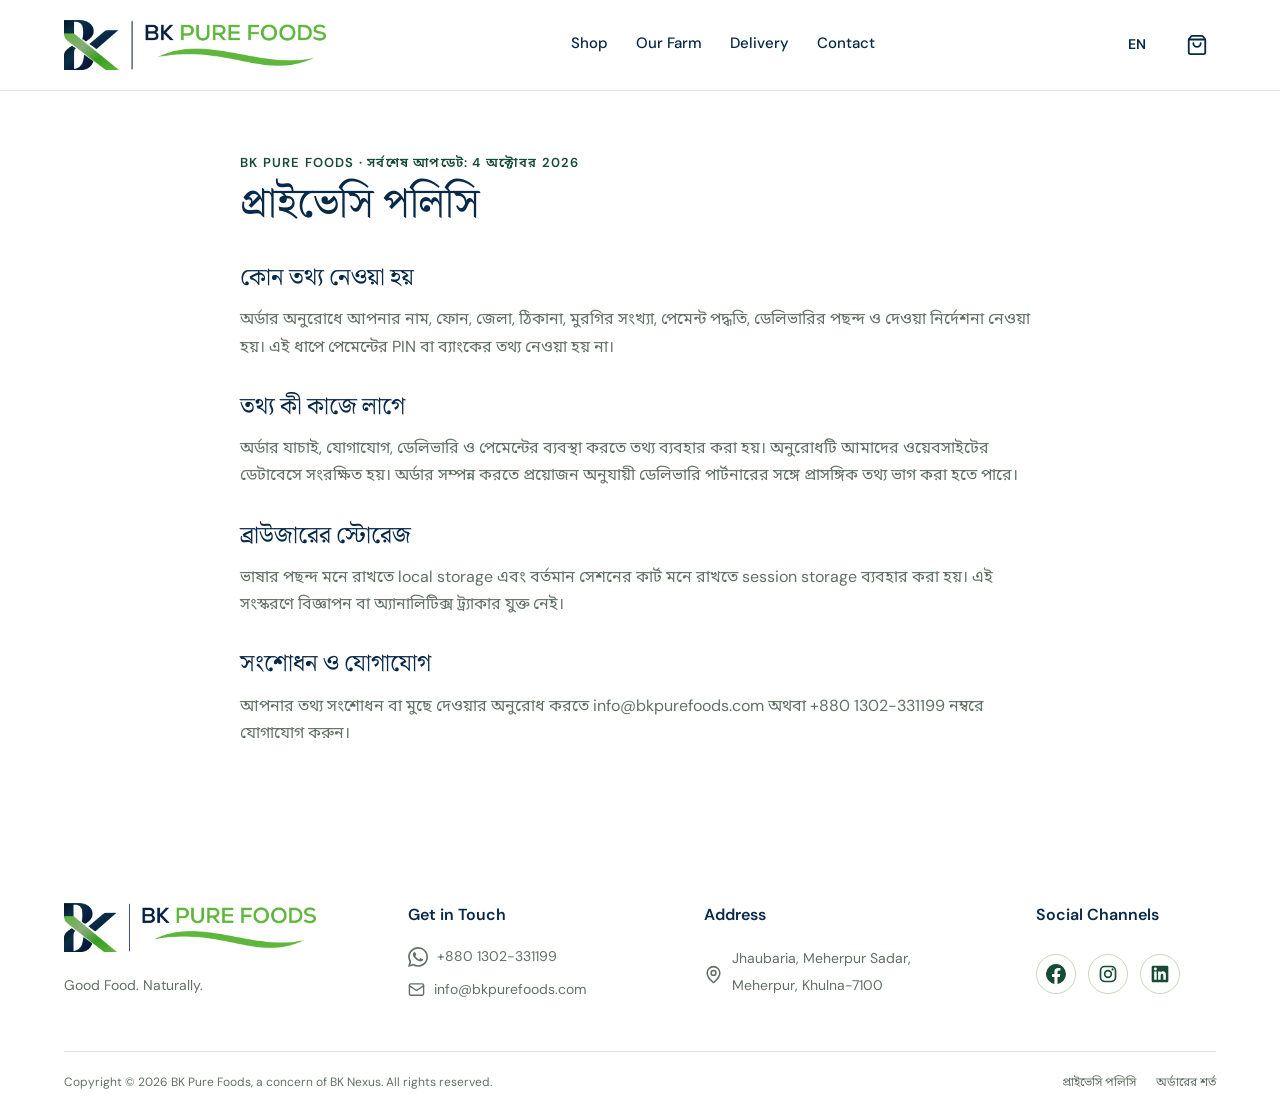
<file: privacy.html>
<!doctype html>
<html lang="bn"><head><meta charset="utf-8"><meta name="viewport" content="width=device-width, initial-scale=1"><title>BK Pure Foods | প্রাইভেসি পলিসি</title><meta name="description" content="Free-range দেশি মুরগি ও ডিম। প্রতি শনিবার, শুধু ঢাকা শহরে ডেলিভারি।"><link rel="icon" href="./favicon.png"><link rel="stylesheet" href="./assets/styles.css"><script defer src="./assets/app.js"></script></head><body data-page="privacy"><div id="root"><header class="header"><div class="header-inner"><a href="./index.html" aria-label="BK Pure Foods home" class="brand"><img src="./images/logo.png" alt="BK Pure Foods" width="1600" height="310"/></a><nav class="nav" aria-label="প্রধান মেনু"><a href="./index.html#shop">Shop</a><a href="./index.html#story">Our Farm</a><a href="./index.html#delivery">Delivery</a><a href="./index.html#contact">Contact</a></nav><div class="header-actions"><button class="language" aria-label="Switch language">EN</button><button class="icon-button cart-button" aria-label="কার্ট খুলুন"><svg xmlns="http://www.w3.org/2000/svg" width="22" height="22" viewBox="0 0 24 24" fill="none" stroke="currentColor" stroke-width="2" stroke-linecap="round" stroke-linejoin="round" class="lucide lucide-shopping-bag" aria-hidden="true"><path d="M16 10a4 4 0 0 1-8 0"></path><path d="M3.103 6.034h17.794"></path><path d="M3.4 5.467a2 2 0 0 0-.4 1.2V20a2 2 0 0 0 2 2h14a2 2 0 0 0 2-2V6.667a2 2 0 0 0-.4-1.2l-2-2.667A2 2 0 0 0 17 2H7a2 2 0 0 0-1.6.8z"></path></svg></button><button class="icon-button menu-button" aria-label="Toggle menu" aria-expanded="false"><svg xmlns="http://www.w3.org/2000/svg" width="24" height="24" viewBox="0 0 24 24" fill="none" stroke="currentColor" stroke-width="2" stroke-linecap="round" stroke-linejoin="round" class="lucide lucide-menu" aria-hidden="true"><path d="M4 5h16"></path><path d="M4 12h16"></path><path d="M4 19h16"></path></svg></button></div></div></header><main class="legal-main"><span class="eyebrow">BK PURE FOODS · সর্বশেষ আপডেট: 4 অক্টোবর 2026</span><h1>প্রাইভেসি পলিসি</h1><h2>কোন তথ্য নেওয়া হয়</h2><p>অর্ডার অনুরোধে আপনার নাম, ফোন, জেলা, ঠিকানা, মুরগির সংখ্যা, পেমেন্ট পদ্ধতি, ডেলিভারির পছন্দ ও দেওয়া নির্দেশনা নেওয়া হয়। এই ধাপে পেমেন্টের PIN বা ব্যাংকের তথ্য নেওয়া হয় না।</p><h2>তথ্য কী কাজে লাগে</h2><p>অর্ডার যাচাই, যোগাযোগ, ডেলিভারি ও পেমেন্টের ব্যবস্থা করতে তথ্য ব্যবহার করা হয়। অর্ডারের তথ্য FormSubmit-এর মাধ্যমে আমাদের ইমেইলে পাঠানো হয়। এই static ওয়েবসাইটে অর্ডারের ডেটাবেস নেই। অর্ডার সম্পন্ন করতে প্রয়োজন অনুযায়ী ডেলিভারি পার্টনারের সঙ্গে প্রাসঙ্গিক তথ্য ভাগ করা হতে পারে।</p><h2>ব্রাউজারের স্টোরেজ</h2><p>ভাষার পছন্দ মনে রাখতে local storage এবং বর্তমান সেশনের কার্ট মনে রাখতে session storage ব্যবহার করা হয়। এই সংস্করণে বিজ্ঞাপন বা অ্যানালিটিক্স ট্র্যাকার যুক্ত নেই।</p><h2>সংশোধন ও যোগাযোগ</h2><p>আপনার তথ্য সংশোধন বা মুছে দেওয়ার অনুরোধ করতে info@bkpurefoods.com অথবা +880 1302-331199 নম্বরে যোগাযোগ করুন।</p></main><footer id="contact"><div class="footer-top"><div class="footer-brand"><img src="./images/logo.png" alt="BK Pure Foods"/><p>Good Food. Naturally.</p></div><div><h3>Get in Touch</h3><a href="https://wa.me/8801302331199" target="_blank" rel="noopener noreferrer" aria-label="Chat on WhatsApp: +880 1302-331199"><svg viewBox="0 0 24 24" width="20" height="20" fill="currentColor" aria-hidden="true"><path d="M20.5 3.5A11.8 11.8 0 0 0 12.1 0C5.5 0 .2 5.3.2 11.8c0 2.1.6 4.2 1.6 6L0 24l6.4-1.7a11.8 11.8 0 0 0 5.7 1.5h.1c6.5 0 11.8-5.3 11.8-11.8 0-3.2-1.2-6.2-3.5-8.5ZM12.1 21.8c-1.8 0-3.5-.5-5-1.4l-.4-.2-3.8 1 1-3.7-.2-.4a9.8 9.8 0 0 1-1.5-5.3c0-5.4 4.4-9.8 9.9-9.8 2.6 0 5.1 1 7 2.9a9.8 9.8 0 0 1 2.9 7c0 5.5-4.4 9.9-9.9 9.9Zm5.4-7.4c-.3-.1-1.8-.9-2.1-1-.3-.1-.5-.1-.7.2-.2.3-.8 1-.9 1.2-.2.2-.3.2-.6.1-.3-.2-1.3-.5-2.5-1.6-.9-.8-1.6-1.8-1.8-2.1-.2-.3 0-.5.1-.6l.5-.6c.2-.2.2-.3.3-.5.1-.2.1-.4 0-.6l-.9-2.2c-.2-.6-.5-.5-.7-.5h-.6c-.2 0-.5.1-.8.4-.3.3-1 1-1 2.4s1 2.8 1.2 3c.1.2 2.1 3.2 5.1 4.5.7.3 1.3.5 1.7.6.7.2 1.4.2 1.9.1.6-.1 1.8-.7 2.1-1.4.3-.7.3-1.3.2-1.4-.1-.2-.3-.3-.6-.4Z"></path></svg>+880 1302-331199</a><a href="mailto:info@bkpurefoods.com"><svg xmlns="http://www.w3.org/2000/svg" width="17" height="17" viewBox="0 0 24 24" fill="none" stroke="currentColor" stroke-width="2" stroke-linecap="round" stroke-linejoin="round" class="lucide lucide-mail" aria-hidden="true"><path d="m22 7-8.991 5.727a2 2 0 0 1-2.009 0L2 7"></path><rect x="2" y="4" width="20" height="16" rx="2"></rect></svg>info@bkpurefoods.com</a></div><div><h3>Address</h3><a class="address" href="https://share.google/g9g9R55w9zO2mrFkF" target="_blank" rel="noopener noreferrer"><svg xmlns="http://www.w3.org/2000/svg" width="19" height="19" viewBox="0 0 24 24" fill="none" stroke="currentColor" stroke-width="2" stroke-linecap="round" stroke-linejoin="round" class="lucide lucide-map-pin" aria-hidden="true"><path d="M20 10c0 4.993-5.539 10.193-7.399 11.799a1 1 0 0 1-1.202 0C9.539 20.193 4 14.993 4 10a8 8 0 0 1 16 0"></path><circle cx="12" cy="10" r="3"></circle></svg><span>Jhaubaria, Meherpur Sadar,<br/>Meherpur, Khulna-7100</span></a></div><div><h3>Social Channels</h3><div class="social-links"><a href="https://web.facebook.com/BKPureFoods/" target="_blank" rel="noopener noreferrer" aria-label="Facebook"><svg viewBox="0 0 24 24" width="20" height="20" fill="currentColor" aria-hidden="true"><path d="M24 12a12 12 0 1 0-13.9 11.9v-8.4h-3V12h3V9.4c0-3 1.8-4.7 4.5-4.7 1.3 0 2.7.2 2.7.2v3h-1.5c-1.5 0-2 .9-2 1.9V12h3.3l-.5 3.5h-2.8v8.4A12 12 0 0 0 24 12Z"></path></svg></a><a href="https://www.instagram.com/bkpurefoods" target="_blank" rel="noopener noreferrer" aria-label="Instagram"><svg viewBox="0 0 24 24" width="20" height="20" fill="currentColor" aria-hidden="true"><rect x="3" y="3" width="18" height="18" rx="5" fill="none" stroke="currentColor" stroke-width="2"></rect><circle cx="12" cy="12" r="4" fill="none" stroke="currentColor" stroke-width="2"></circle><circle cx="17.5" cy="6.5" r="1.3"></circle></svg></a><a href="https://www.linkedin.com/company/bk-pure-foods" target="_blank" rel="noopener noreferrer" aria-label="LinkedIn"><svg viewBox="0 0 24 24" width="20" height="20" fill="currentColor" aria-hidden="true"><path d="M20.5 2h-17A1.5 1.5 0 0 0 2 3.5v17A1.5 1.5 0 0 0 3.5 22h17a1.5 1.5 0 0 0 1.5-1.5v-17A1.5 1.5 0 0 0 20.5 2ZM8 19H5V9h3ZM6.5 7.7a1.7 1.7 0 1 1 0-3.4 1.7 1.7 0 0 1 0 3.4ZM19 19h-3v-5.4c0-1.3-.5-2-1.5-2-1.1 0-1.7.8-1.7 2V19h-3V9h2.9v1.4c.5-1 1.5-1.7 2.9-1.7 2.3 0 3.4 1.5 3.4 4.4Z"></path></svg></a></div></div></div><div class="footer-bottom"><span>Copyright © 2026 BK Pure Foods, a concern of BK Nexus. All rights reserved.</span><div><a href="./privacy.html">প্রাইভেসি পলিসি</a><a href="./terms.html">অর্ডারের শর্ত</a></div></div></footer></div><noscript>Cart ও slider ব্যবহার করতে JavaScript চালু করুন। অর্ডারের জন্য WhatsApp: +880 1302-331199।</noscript></body></html>
</file>
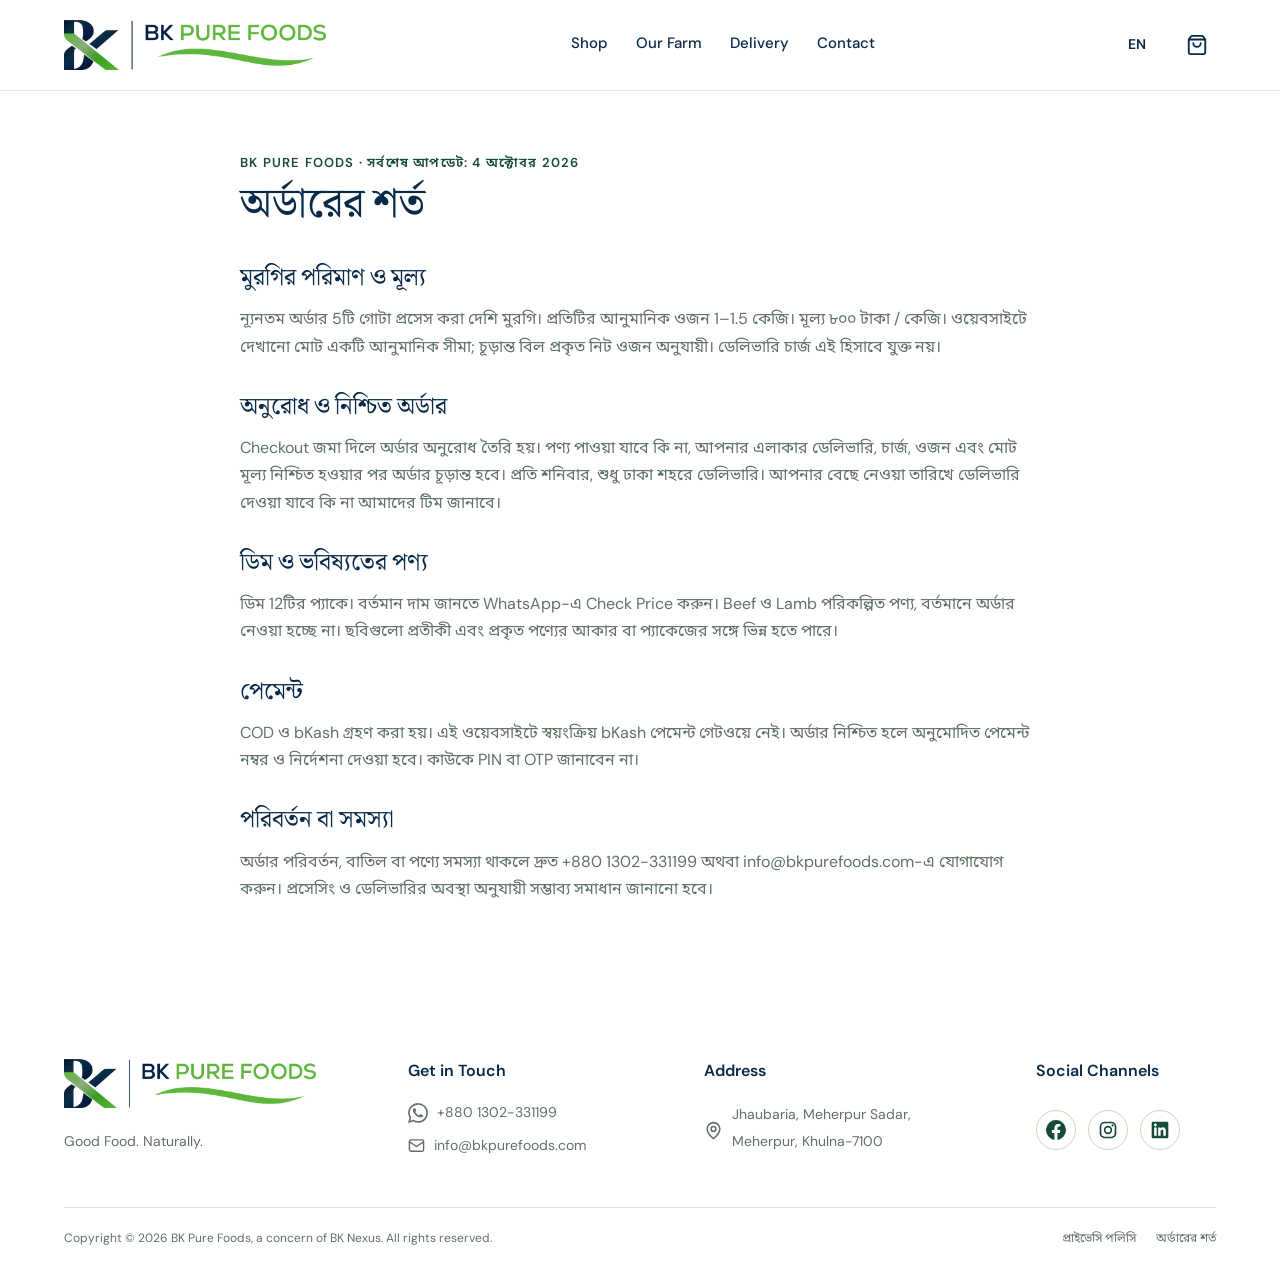
<file: terms.html>
<!doctype html>
<html lang="bn"><head><meta charset="utf-8"><meta name="viewport" content="width=device-width, initial-scale=1"><title>BK Pure Foods | অর্ডারের শর্ত</title><meta name="description" content="Free-range দেশি মুরগি ও ডিম। প্রতি শনিবার, শুধু ঢাকা শহরে ডেলিভারি।"><link rel="icon" href="./favicon.png"><link rel="stylesheet" href="./assets/styles.css"><script defer src="./assets/app.js"></script></head><body data-page="terms"><div id="root"><header class="header"><div class="header-inner"><a href="./index.html" aria-label="BK Pure Foods home" class="brand"><img src="./images/logo.png" alt="BK Pure Foods" width="1600" height="310"/></a><nav class="nav" aria-label="প্রধান মেনু"><a href="./index.html#shop">Shop</a><a href="./index.html#story">Our Farm</a><a href="./index.html#delivery">Delivery</a><a href="./index.html#contact">Contact</a></nav><div class="header-actions"><button class="language" aria-label="Switch language">EN</button><button class="icon-button cart-button" aria-label="কার্ট খুলুন"><svg xmlns="http://www.w3.org/2000/svg" width="22" height="22" viewBox="0 0 24 24" fill="none" stroke="currentColor" stroke-width="2" stroke-linecap="round" stroke-linejoin="round" class="lucide lucide-shopping-bag" aria-hidden="true"><path d="M16 10a4 4 0 0 1-8 0"></path><path d="M3.103 6.034h17.794"></path><path d="M3.4 5.467a2 2 0 0 0-.4 1.2V20a2 2 0 0 0 2 2h14a2 2 0 0 0 2-2V6.667a2 2 0 0 0-.4-1.2l-2-2.667A2 2 0 0 0 17 2H7a2 2 0 0 0-1.6.8z"></path></svg></button><button class="icon-button menu-button" aria-label="Toggle menu" aria-expanded="false"><svg xmlns="http://www.w3.org/2000/svg" width="24" height="24" viewBox="0 0 24 24" fill="none" stroke="currentColor" stroke-width="2" stroke-linecap="round" stroke-linejoin="round" class="lucide lucide-menu" aria-hidden="true"><path d="M4 5h16"></path><path d="M4 12h16"></path><path d="M4 19h16"></path></svg></button></div></div></header><main class="legal-main"><span class="eyebrow">BK PURE FOODS · সর্বশেষ আপডেট: 4 অক্টোবর 2026</span><h1>অর্ডারের শর্ত</h1><h2>মুরগির পরিমাণ ও মূল্য</h2><p>ন্যূনতম অর্ডার 5টি গোটা প্রসেস করা দেশি মুরগি। প্রতিটির আনুমানিক ওজন 1–1.5 কেজি। মূল্য ৮০০ টাকা / কেজি। ওয়েবসাইটে দেখানো মোট একটি আনুমানিক সীমা; চূড়ান্ত বিল প্রকৃত নিট ওজন অনুযায়ী। ডেলিভারি চার্জ এই হিসাবে যুক্ত নয়।</p><h2>অনুরোধ ও নিশ্চিত অর্ডার</h2><p>Checkout জমা দিলে অর্ডার অনুরোধ তৈরি হয়। পণ্য পাওয়া যাবে কি না, আপনার এলাকার ডেলিভারি, চার্জ, ওজন এবং মোট মূল্য নিশ্চিত হওয়ার পর অর্ডার চূড়ান্ত হবে। প্রতি শনিবার, শুধু ঢাকা শহরে ডেলিভারি। আপনার বেছে নেওয়া তারিখে ডেলিভারি দেওয়া যাবে কি না আমাদের টিম জানাবে।</p><h2>ডিম ও ভবিষ্যতের পণ্য</h2><p>ডিম 12টির প্যাকে। বর্তমান দাম জানতে WhatsApp-এ Check Price করুন। Beef ও Lamb পরিকল্পিত পণ্য, বর্তমানে অর্ডার নেওয়া হচ্ছে না। ছবিগুলো প্রতীকী এবং প্রকৃত পণ্যের আকার বা প্যাকেজের সঙ্গে ভিন্ন হতে পারে।</p><h2>পেমেন্ট</h2><p>COD ও bKash গ্রহণ করা হয়। এই ওয়েবসাইটে স্বয়ংক্রিয় bKash পেমেন্ট গেটওয়ে নেই। অর্ডার নিশ্চিত হলে অনুমোদিত পেমেন্ট নম্বর ও নির্দেশনা দেওয়া হবে। কাউকে PIN বা OTP জানাবেন না।</p><h2>পরিবর্তন বা সমস্যা</h2><p>অর্ডার পরিবর্তন, বাতিল বা পণ্যে সমস্যা থাকলে দ্রুত +880 1302-331199 অথবা info@bkpurefoods.com-এ যোগাযোগ করুন। প্রসেসিং ও ডেলিভারির অবস্থা অনুযায়ী সম্ভাব্য সমাধান জানানো হবে।</p></main><footer id="contact"><div class="footer-top"><div class="footer-brand"><img src="./images/logo.png" alt="BK Pure Foods"/><p>Good Food. Naturally.</p></div><div><h3>Get in Touch</h3><a href="https://wa.me/8801302331199" target="_blank" rel="noopener noreferrer" aria-label="Chat on WhatsApp: +880 1302-331199"><svg viewBox="0 0 24 24" width="20" height="20" fill="currentColor" aria-hidden="true"><path d="M20.5 3.5A11.8 11.8 0 0 0 12.1 0C5.5 0 .2 5.3.2 11.8c0 2.1.6 4.2 1.6 6L0 24l6.4-1.7a11.8 11.8 0 0 0 5.7 1.5h.1c6.5 0 11.8-5.3 11.8-11.8 0-3.2-1.2-6.2-3.5-8.5ZM12.1 21.8c-1.8 0-3.5-.5-5-1.4l-.4-.2-3.8 1 1-3.7-.2-.4a9.8 9.8 0 0 1-1.5-5.3c0-5.4 4.4-9.8 9.9-9.8 2.6 0 5.1 1 7 2.9a9.8 9.8 0 0 1 2.9 7c0 5.5-4.4 9.9-9.9 9.9Zm5.4-7.4c-.3-.1-1.8-.9-2.1-1-.3-.1-.5-.1-.7.2-.2.3-.8 1-.9 1.2-.2.2-.3.2-.6.1-.3-.2-1.3-.5-2.5-1.6-.9-.8-1.6-1.8-1.8-2.1-.2-.3 0-.5.1-.6l.5-.6c.2-.2.2-.3.3-.5.1-.2.1-.4 0-.6l-.9-2.2c-.2-.6-.5-.5-.7-.5h-.6c-.2 0-.5.1-.8.4-.3.3-1 1-1 2.4s1 2.8 1.2 3c.1.2 2.1 3.2 5.1 4.5.7.3 1.3.5 1.7.6.7.2 1.4.2 1.9.1.6-.1 1.8-.7 2.1-1.4.3-.7.3-1.3.2-1.4-.1-.2-.3-.3-.6-.4Z"></path></svg>+880 1302-331199</a><a href="mailto:info@bkpurefoods.com"><svg xmlns="http://www.w3.org/2000/svg" width="17" height="17" viewBox="0 0 24 24" fill="none" stroke="currentColor" stroke-width="2" stroke-linecap="round" stroke-linejoin="round" class="lucide lucide-mail" aria-hidden="true"><path d="m22 7-8.991 5.727a2 2 0 0 1-2.009 0L2 7"></path><rect x="2" y="4" width="20" height="16" rx="2"></rect></svg>info@bkpurefoods.com</a></div><div><h3>Address</h3><a class="address" href="https://share.google/g9g9R55w9zO2mrFkF" target="_blank" rel="noopener noreferrer"><svg xmlns="http://www.w3.org/2000/svg" width="19" height="19" viewBox="0 0 24 24" fill="none" stroke="currentColor" stroke-width="2" stroke-linecap="round" stroke-linejoin="round" class="lucide lucide-map-pin" aria-hidden="true"><path d="M20 10c0 4.993-5.539 10.193-7.399 11.799a1 1 0 0 1-1.202 0C9.539 20.193 4 14.993 4 10a8 8 0 0 1 16 0"></path><circle cx="12" cy="10" r="3"></circle></svg><span>Jhaubaria, Meherpur Sadar,<br/>Meherpur, Khulna-7100</span></a></div><div><h3>Social Channels</h3><div class="social-links"><a href="https://web.facebook.com/BKPureFoods/" target="_blank" rel="noopener noreferrer" aria-label="Facebook"><svg viewBox="0 0 24 24" width="20" height="20" fill="currentColor" aria-hidden="true"><path d="M24 12a12 12 0 1 0-13.9 11.9v-8.4h-3V12h3V9.4c0-3 1.8-4.7 4.5-4.7 1.3 0 2.7.2 2.7.2v3h-1.5c-1.5 0-2 .9-2 1.9V12h3.3l-.5 3.5h-2.8v8.4A12 12 0 0 0 24 12Z"></path></svg></a><a href="https://www.instagram.com/bkpurefoods" target="_blank" rel="noopener noreferrer" aria-label="Instagram"><svg viewBox="0 0 24 24" width="20" height="20" fill="currentColor" aria-hidden="true"><rect x="3" y="3" width="18" height="18" rx="5" fill="none" stroke="currentColor" stroke-width="2"></rect><circle cx="12" cy="12" r="4" fill="none" stroke="currentColor" stroke-width="2"></circle><circle cx="17.5" cy="6.5" r="1.3"></circle></svg></a><a href="https://www.linkedin.com/company/bk-pure-foods" target="_blank" rel="noopener noreferrer" aria-label="LinkedIn"><svg viewBox="0 0 24 24" width="20" height="20" fill="currentColor" aria-hidden="true"><path d="M20.5 2h-17A1.5 1.5 0 0 0 2 3.5v17A1.5 1.5 0 0 0 3.5 22h17a1.5 1.5 0 0 0 1.5-1.5v-17A1.5 1.5 0 0 0 20.5 2ZM8 19H5V9h3ZM6.5 7.7a1.7 1.7 0 1 1 0-3.4 1.7 1.7 0 0 1 0 3.4ZM19 19h-3v-5.4c0-1.3-.5-2-1.5-2-1.1 0-1.7.8-1.7 2V19h-3V9h2.9v1.4c.5-1 1.5-1.7 2.9-1.7 2.3 0 3.4 1.5 3.4 4.4Z"></path></svg></a></div></div></div><div class="footer-bottom"><span>Copyright © 2026 BK Pure Foods, a concern of BK Nexus. All rights reserved.</span><div><a href="./privacy.html">প্রাইভেসি পলিসি</a><a href="./terms.html">অর্ডারের শর্ত</a></div></div></footer></div><noscript>Cart ও slider ব্যবহার করতে JavaScript চালু করুন। অর্ডারের জন্য WhatsApp: +880 1302-331199।</noscript></body></html>
</file>
<file: assets/styles.css>
@import "https://fonts.googleapis.com/css2?family=DM+Sans:wght@400;500;600;700&family=DM+Serif+Display:ital@0;1&family=Noto+Sans+Bengali:wght@400;500;600;700&family=Noto+Serif+Bengali:wght@400;500;600&display=swap";@layer properties{@supports (((-webkit-hyphens:none)) and (not (margin-trim:inline))) or ((-moz-orient:inline) and (not (color:rgb(from red r g b)))){*,:before,:after,::backdrop{--tw-translate-x:0;--tw-translate-y:0;--tw-translate-z:0;--tw-rotate-x:initial;--tw-rotate-y:initial;--tw-rotate-z:initial;--tw-skew-x:initial;--tw-skew-y:initial;--tw-scroll-snap-strictness:proximity;--tw-space-x-reverse:0;--tw-border-style:solid;--tw-leading:initial;--tw-font-weight:initial;--tw-tracking:initial;--tw-ordinal:initial;--tw-slashed-zero:initial;--tw-numeric-figure:initial;--tw-numeric-spacing:initial;--tw-numeric-fraction:initial;--tw-shadow:0 0 #0000;--tw-shadow-color:initial;--tw-shadow-alpha:100%;--tw-inset-shadow:0 0 #0000;--tw-inset-shadow-color:initial;--tw-inset-shadow-alpha:100%;--tw-ring-color:initial;--tw-ring-shadow:0 0 #0000;--tw-inset-ring-color:initial;--tw-inset-ring-shadow:0 0 #0000;--tw-ring-inset:initial;--tw-ring-offset-width:0px;--tw-ring-offset-color:#fff;--tw-ring-offset-shadow:0 0 #0000;--tw-outline-style:solid;--tw-duration:initial;--tw-ease:initial;--tw-content:"";--tw-scale-x:1;--tw-scale-y:1;--tw-scale-z:1;--tw-animation-delay:0s;--tw-animation-direction:normal;--tw-animation-duration:initial;--tw-animation-fill-mode:none;--tw-animation-iteration-count:1;--tw-enter-blur:0;--tw-enter-opacity:1;--tw-enter-rotate:0;--tw-enter-scale:1;--tw-enter-translate-x:0;--tw-enter-translate-y:0;--tw-exit-blur:0;--tw-exit-opacity:1;--tw-exit-rotate:0;--tw-exit-scale:1;--tw-exit-translate-x:0;--tw-exit-translate-y:0}}}@layer theme{:root,:host{--font-sans:ui-sans-serif, system-ui, sans-serif, "Apple Color Emoji", "Segoe UI Emoji", "Segoe UI Symbol", "Noto Color Emoji";--font-mono:ui-monospace, SFMono-Regular, Menlo, Monaco, Consolas, "Liberation Mono", "Courier New", monospace;--color-black:#000;--color-white:#fff;--spacing:.25rem;--container-xs:20rem;--container-sm:24rem;--container-lg:32rem;--text-xs:.75rem;--text-xs--line-height:calc(1 / .75);--text-sm:.875rem;--text-sm--line-height:calc(1.25 / .875);--text-base:1rem;--text-base--line-height:calc(1.5 / 1);--text-lg:1.125rem;--text-lg--line-height:calc(1.75 / 1.125);--font-weight-normal:400;--font-weight-medium:500;--font-weight-semibold:600;--tracking-tight:-.025em;--tracking-widest:.1em;--leading-tight:1.25;--leading-snug:1.375;--leading-normal:1.5;--leading-relaxed:1.625;--radius-xs:.125rem;--radius-sm:.25rem;--radius-md:.375rem;--radius-lg:.5rem;--radius-xl:.75rem;--ease-in-out:cubic-bezier(.4, 0, .2, 1);--animate-spin:spin 1s linear infinite;--animate-pulse:pulse 2s cubic-bezier(.4, 0, .6, 1) infinite;--aspect-video:16 / 9;--default-transition-duration:.15s;--default-transition-timing-function:cubic-bezier(.4, 0, .2, 1);--default-font-family:var(--font-sans);--default-mono-font-family:var(--font-mono)}}@layer base{*,:after,:before,::backdrop{box-sizing:border-box;border:0 solid;margin:0;padding:0}::file-selector-button{box-sizing:border-box;border:0 solid;margin:0;padding:0}html,:host{-webkit-text-size-adjust:100%;tab-size:4;line-height:1.5;font-family:var(--default-font-family,ui-sans-serif, system-ui, sans-serif, "Apple Color Emoji", "Segoe UI Emoji", "Segoe UI Symbol", "Noto Color Emoji");font-feature-settings:var(--default-font-feature-settings,normal);font-variation-settings:var(--default-font-variation-settings,normal);-webkit-tap-highlight-color:transparent}hr{height:0;color:inherit;border-top-width:1px}abbr:where([title]){-webkit-text-decoration:underline dotted;text-decoration:underline dotted}h1,h2,h3,h4,h5,h6{font-size:inherit;font-weight:inherit}a{color:inherit;-webkit-text-decoration:inherit;-webkit-text-decoration:inherit;-webkit-text-decoration:inherit;-webkit-text-decoration:inherit;text-decoration:inherit}b,strong{font-weight:bolder}code,kbd,samp,pre{font-family:var(--default-mono-font-family,ui-monospace, SFMono-Regular, Menlo, Monaco, Consolas, "Liberation Mono", "Courier New", monospace);font-feature-settings:var(--default-mono-font-feature-settings,normal);font-variation-settings:var(--default-mono-font-variation-settings,normal);font-size:1em}small{font-size:80%}sub,sup{vertical-align:baseline;font-size:75%;line-height:0;position:relative}sub{bottom:-.25em}sup{top:-.5em}table{text-indent:0;border-color:inherit;border-collapse:collapse}:-moz-focusring{outline:auto}progress{vertical-align:baseline}summary{display:list-item}ol,ul,menu{list-style:none}img,svg,video,canvas,audio,iframe,embed,object{vertical-align:middle;display:block}img,video{max-width:100%;height:auto}button,input,select,optgroup,textarea{font:inherit;font-feature-settings:inherit;font-variation-settings:inherit;letter-spacing:inherit;color:inherit;opacity:1;background-color:#0000;border-radius:0}::file-selector-button{font:inherit;font-feature-settings:inherit;font-variation-settings:inherit;letter-spacing:inherit;color:inherit;opacity:1;background-color:#0000;border-radius:0}:where(select:is([multiple],[size])) optgroup{font-weight:bolder}:where(select:is([multiple],[size])) optgroup option{padding-inline-start:20px}::file-selector-button{margin-inline-end:4px}::placeholder{opacity:1}@supports (not ((-webkit-appearance:-apple-pay-button))) or (contain-intrinsic-size:1px){::placeholder{color:currentColor}@supports (color:color-mix(in lab, red, red)){::placeholder{color:color-mix(in oklab, currentcolor 50%, transparent)}}}textarea{resize:vertical}::-webkit-search-decoration{-webkit-appearance:none}::-webkit-date-and-time-value{min-height:1lh;text-align:inherit}::-webkit-datetime-edit{display:inline-flex}::-webkit-datetime-edit-fields-wrapper{padding:0}::-webkit-datetime-edit{padding-block:0}::-webkit-datetime-edit-year-field{padding-block:0}::-webkit-datetime-edit-month-field{padding-block:0}::-webkit-datetime-edit-day-field{padding-block:0}::-webkit-datetime-edit-hour-field{padding-block:0}::-webkit-datetime-edit-minute-field{padding-block:0}::-webkit-datetime-edit-second-field{padding-block:0}::-webkit-datetime-edit-millisecond-field{padding-block:0}::-webkit-datetime-edit-meridiem-field{padding-block:0}::-webkit-calendar-picker-indicator{line-height:1}:-moz-ui-invalid{box-shadow:none}button,input:where([type=button],[type=reset],[type=submit]){appearance:button}::file-selector-button{appearance:button}::-webkit-inner-spin-button{height:auto}::-webkit-outer-spin-button{height:auto}[hidden]:where(:not([hidden=until-found])){display:none!important}}@layer components;@layer utilities{.\@container\/card-header{container:card-header/inline-size}.\@container\/field-group{container:field-group/inline-size}.pointer-events-none{pointer-events:none}.invisible{visibility:hidden}.visible{visibility:visible}.sr-only{clip-path:inset(50%);white-space:nowrap;border-width:0;width:1px;height:1px;margin:-1px;padding:0;position:absolute;overflow:hidden}.absolute{position:absolute}.fixed{position:fixed}.relative{position:relative}.static{position:static}.inset-0{inset:calc(var(--spacing) * 0)}.inset-x-0{inset-inline:calc(var(--spacing) * 0)}.inset-y-0{inset-block:calc(var(--spacing) * 0)}.inset-s-1\/2{inset-inline-start:50%}.start{inset-inline-start:var(--spacing)}.end{inset-inline-end:var(--spacing)}.-top-12{top:calc(var(--spacing) * -12)}.top-0{top:calc(var(--spacing) * 0)}.top-1\.5{top:calc(var(--spacing) * 1.5)}.top-1\/2{top:50%}.top-3\.5{top:calc(var(--spacing) * 3.5)}.top-4{top:calc(var(--spacing) * 4)}.top-\[1px\]{top:1px}.top-\[50\%\]{top:50%}.top-\[60\%\]{top:60%}.top-full{top:100%}.-right-12{right:calc(var(--spacing) * -12)}.right-0{right:calc(var(--spacing) * 0)}.right-1{right:calc(var(--spacing) * 1)}.right-2{right:calc(var(--spacing) * 2)}.right-3{right:calc(var(--spacing) * 3)}.right-3\.5{right:calc(var(--spacing) * 3.5)}.right-4{right:calc(var(--spacing) * 4)}.-bottom-12{bottom:calc(var(--spacing) * -12)}.bottom-0{bottom:calc(var(--spacing) * 0)}.-left-12{left:calc(var(--spacing) * -12)}.left-0{left:calc(var(--spacing) * 0)}.left-1\/2{left:50%}.left-2{left:calc(var(--spacing) * 2)}.left-3{left:calc(var(--spacing) * 3)}.left-\[50\%\]{left:50%}.isolate{isolation:isolate}.z-10{z-index:10}.z-20{z-index:20}.z-50{z-index:50}.z-\[1\]{z-index:1}.order-first{order:-9999}.order-last{order:9999}.col-start-2{grid-column-start:2}.row-span-2{grid-row:span 2/span 2}.row-start-1{grid-row-start:1}.m-0\!{margin:calc(var(--spacing) * 0)!important}.-mx-1{margin-inline:calc(var(--spacing) * -1)}.mx-2{margin-inline:calc(var(--spacing) * 2)}.mx-3\.5{margin-inline:calc(var(--spacing) * 3.5)}.mx-auto{margin-inline:auto}.-my-2{margin-block:calc(var(--spacing) * -2)}.my-0{margin-block:calc(var(--spacing) * 0)}.my-0\.5{margin-block:calc(var(--spacing) * .5)}.my-1{margin-block:calc(var(--spacing) * 1)}.-mt-4{margin-top:calc(var(--spacing) * -4)}.mt-0\.5{margin-top:calc(var(--spacing) * .5)}.mt-1\.5{margin-top:calc(var(--spacing) * 1.5)}.mt-2{margin-top:calc(var(--spacing) * 2)}.mt-4{margin-top:calc(var(--spacing) * 4)}.mt-auto{margin-top:auto}.mb-2{margin-bottom:calc(var(--spacing) * 2)}.mb-3{margin-bottom:calc(var(--spacing) * 3)}.-ml-1{margin-left:calc(var(--spacing) * -1)}.-ml-4{margin-left:calc(var(--spacing) * -4)}.ml-1{margin-left:calc(var(--spacing) * 1)}.ml-4{margin-left:calc(var(--spacing) * 4)}.ml-auto{margin-left:auto}.line-clamp-1{-webkit-line-clamp:1;-webkit-box-orient:vertical;display:-webkit-box;overflow:hidden}.line-clamp-2{-webkit-line-clamp:2;-webkit-box-orient:vertical;display:-webkit-box;overflow:hidden}.block{display:block}.contents{display:contents}.flex{display:flex}.grid{display:grid}.hidden{display:none}.inline-flex{display:inline-flex}.table{display:table}.table-caption{display:table-caption}.table-cell{display:table-cell}.table-row{display:table-row}.field-sizing-content{field-sizing:content}.aspect-square{aspect-ratio:1}.aspect-video{aspect-ratio:var(--aspect-video)}.size-\(--cell-size\){width:var(--cell-size);height:var(--cell-size)}.size-2{width:calc(var(--spacing) * 2);height:calc(var(--spacing) * 2)}.size-2\.5{width:calc(var(--spacing) * 2.5);height:calc(var(--spacing) * 2.5)}.size-3{width:calc(var(--spacing) * 3);height:calc(var(--spacing) * 3)}.size-3\.5{width:calc(var(--spacing) * 3.5);height:calc(var(--spacing) * 3.5)}.size-4{width:calc(var(--spacing) * 4);height:calc(var(--spacing) * 4)}.size-6{width:calc(var(--spacing) * 6);height:calc(var(--spacing) * 6)}.size-7{width:calc(var(--spacing) * 7);height:calc(var(--spacing) * 7)}.size-8{width:calc(var(--spacing) * 8);height:calc(var(--spacing) * 8)}.size-9{width:calc(var(--spacing) * 9);height:calc(var(--spacing) * 9)}.size-10{width:calc(var(--spacing) * 10);height:calc(var(--spacing) * 10)}.size-16{width:calc(var(--spacing) * 16);height:calc(var(--spacing) * 16)}.size-auto{width:auto;height:auto}.size-full{width:100%;height:100%}.h-\(--cell-size\){height:var(--cell-size)}.h-1\.5{height:calc(var(--spacing) * 1.5)}.h-2{height:calc(var(--spacing) * 2)}.h-2\.5{height:calc(var(--spacing) * 2.5)}.h-4{height:calc(var(--spacing) * 4)}.h-5{height:calc(var(--spacing) * 5)}.h-6{height:calc(var(--spacing) * 6)}.h-7{height:calc(var(--spacing) * 7)}.h-8{height:calc(var(--spacing) * 8)}.h-9{height:calc(var(--spacing) * 9)}.h-10{height:calc(var(--spacing) * 10)}.h-12{height:calc(var(--spacing) * 12)}.h-\[calc\(--spacing\(5\.5\)\)\]{height:calc(calc(var(--spacing) * 5.5))}.h-\[calc\(100\%-1px\)\]{height:calc(100% - 1px)}.h-\[var\(--radix-navigation-menu-viewport-height\)\]{height:var(--radix-navigation-menu-viewport-height)}.h-\[var\(--radix-select-trigger-height\)\]{height:var(--radix-select-trigger-height)}.h-auto{height:auto}.h-full{height:100%}.h-max{height:max-content}.h-px{height:1px}.h-svh{height:100svh}.max-h-\(--radix-context-menu-content-available-height\){max-height:var(--radix-context-menu-content-available-height)}.max-h-\(--radix-dropdown-menu-content-available-height\){max-height:var(--radix-dropdown-menu-content-available-height)}.max-h-\(--radix-select-content-available-height\){max-height:var(--radix-select-content-available-height)}.max-h-96{max-height:calc(var(--spacing) * 96)}.max-h-\[300px\]{max-height:300px}.max-h-\[min\(calc\(--spacing\(96\)---spacing\(9\)\)\,calc\(var\(--available-height\)---spacing\(9\)\)\)\]{max-height:min(calc(calc(var(--spacing) * 96) - calc(var(--spacing) * 9)), calc(var(--available-height) - calc(var(--spacing) * 9)))}.min-h-0{min-height:calc(var(--spacing) * 0)}.min-h-4{min-height:calc(var(--spacing) * 4)}.min-h-9{min-height:calc(var(--spacing) * 9)}.min-h-16{min-height:calc(var(--spacing) * 16)}.min-h-full{min-height:100%}.min-h-svh{min-height:100svh}.w-\(--anchor-width\){width:var(--anchor-width)}.w-\(--cell-size\){width:var(--cell-size)}.w-\(--sidebar-width\){width:var(--sidebar-width)}.w-0{width:calc(var(--spacing) * 0)}.w-1{width:calc(var(--spacing) * 1)}.w-2{width:calc(var(--spacing) * 2)}.w-2\.5{width:calc(var(--spacing) * 2.5)}.w-3{width:calc(var(--spacing) * 3)}.w-3\/4{width:75%}.w-4{width:calc(var(--spacing) * 4)}.w-5{width:calc(var(--spacing) * 5)}.w-9{width:calc(var(--spacing) * 9)}.w-10{width:calc(var(--spacing) * 10)}.w-24{width:calc(var(--spacing) * 24)}.w-64{width:calc(var(--spacing) * 64)}.w-72{width:calc(var(--spacing) * 72)}.w-\[100px\]{width:100px}.w-auto{width:auto}.w-fit{width:fit-content}.w-full{width:100%}.w-max{width:max-content}.w-px{width:1px}.max-w-\(--available-width\){max-width:var(--available-width)}.max-w-\(--skeleton-width\){max-width:var(--skeleton-width)}.max-w-\[80\%\]{max-width:80%}.max-w-\[calc\(100\%-2rem\)\]{max-width:calc(100% - 2rem)}.max-w-full{max-width:100%}.max-w-max{max-width:max-content}.max-w-sm{max-width:var(--container-sm)}.min-w-\(--cell-size\){min-width:var(--cell-size)}.min-w-0{min-width:calc(var(--spacing) * 0)}.min-w-5{min-width:calc(var(--spacing) * 5)}.min-w-8{min-width:calc(var(--spacing) * 8)}.min-w-9{min-width:calc(var(--spacing) * 9)}.min-w-10{min-width:calc(var(--spacing) * 10)}.min-w-16{min-width:calc(var(--spacing) * 16)}.min-w-40{min-width:calc(var(--spacing) * 40)}.min-w-\[8rem\]{min-width:8rem}.min-w-\[12rem\]{min-width:12rem}.min-w-\[calc\(var\(--anchor-width\)\+--spacing\(7\)\)\]{min-width:calc(var(--anchor-width) + calc(var(--spacing) * 7))}.min-w-\[var\(--radix-select-trigger-width\)\]{min-width:var(--radix-select-trigger-width)}.flex-1{flex:1}.shrink-0{flex-shrink:0}.grow{flex-grow:1}.grow-0{flex-grow:0}.basis-full{flex-basis:100%}.caption-bottom{caption-side:bottom}.border-collapse{border-collapse:collapse}.origin-\(--radix-context-menu-content-transform-origin\){transform-origin:var(--radix-context-menu-content-transform-origin)}.origin-\(--radix-dropdown-menu-content-transform-origin\){transform-origin:var(--radix-dropdown-menu-content-transform-origin)}.origin-\(--radix-hover-card-content-transform-origin\){transform-origin:var(--radix-hover-card-content-transform-origin)}.origin-\(--radix-menubar-content-transform-origin\){transform-origin:var(--radix-menubar-content-transform-origin)}.origin-\(--radix-popover-content-transform-origin\){transform-origin:var(--radix-popover-content-transform-origin)}.origin-\(--radix-select-content-transform-origin\){transform-origin:var(--radix-select-content-transform-origin)}.origin-\(--radix-tooltip-content-transform-origin\){transform-origin:var(--radix-tooltip-content-transform-origin)}.origin-\(--transform-origin\){transform-origin:var(--transform-origin)}.-translate-x-1\/2{--tw-translate-x:calc(calc(1 / 2 * 100%) * -1);translate:var(--tw-translate-x) var(--tw-translate-y)}.-translate-x-px{--tw-translate-x:-1px;translate:var(--tw-translate-x) var(--tw-translate-y)}.translate-x-\[-50\%\]{--tw-translate-x:-50%;translate:var(--tw-translate-x) var(--tw-translate-y)}.translate-x-px{--tw-translate-x:1px;translate:var(--tw-translate-x) var(--tw-translate-y)}.-translate-y-1\/2{--tw-translate-y:calc(calc(1 / 2 * 100%) * -1);translate:var(--tw-translate-x) var(--tw-translate-y)}.-translate-y-3\/4{--tw-translate-y:calc(calc(3 / 4 * 100%) * -1);translate:var(--tw-translate-x) var(--tw-translate-y)}.translate-y-0\.5{--tw-translate-y:calc(var(--spacing) * .5);translate:var(--tw-translate-x) var(--tw-translate-y)}.translate-y-3\/4{--tw-translate-y:calc(3 / 4 * 100%);translate:var(--tw-translate-x) var(--tw-translate-y)}.translate-y-\[-50\%\]{--tw-translate-y:-50%;translate:var(--tw-translate-x) var(--tw-translate-y)}.translate-y-\[calc\(-50\%_-_2px\)\]{--tw-translate-y:calc(-50% - 2px);translate:var(--tw-translate-x) var(--tw-translate-y)}.rotate-45{rotate:45deg}.rotate-90{rotate:90deg}.transform{transform:var(--tw-rotate-x,) var(--tw-rotate-y,) var(--tw-rotate-z,) var(--tw-skew-x,) var(--tw-skew-y,)}.animate-caret-blink{animation:1.25s ease-out infinite caret-blink}.animate-in{animation:enter var(--tw-animation-duration,var(--tw-duration,.15s))var(--tw-ease,ease)var(--tw-animation-delay,0s)var(--tw-animation-iteration-count,1)var(--tw-animation-direction,normal)var(--tw-animation-fill-mode,none)}.animate-pulse{animation:var(--animate-pulse)}.animate-spin{animation:var(--animate-spin)}.cursor-default{cursor:default}.cursor-text{cursor:text}.touch-none{touch-action:none}.resize-none{resize:none}.snap-x{scroll-snap-type:x var(--tw-scroll-snap-strictness)}.snap-mandatory{--tw-scroll-snap-strictness:mandatory}.scroll-my-1{scroll-margin-block:calc(var(--spacing) * 1)}.scroll-px-1{scroll-padding-inline:calc(var(--spacing) * 1)}.scroll-py-1{scroll-padding-block:calc(var(--spacing) * 1)}.list-disc{list-style-type:disc}.list-none{list-style-type:none}.appearance-none{appearance:none}.auto-rows-min{grid-auto-rows:min-content}.grid-cols-\[0_1fr\]{grid-template-columns:0 1fr}.grid-rows-\[auto_1fr\]{grid-template-rows:auto 1fr}.grid-rows-\[auto_auto\]{grid-template-rows:auto auto}.flex-col{flex-direction:column}.flex-col-reverse{flex-direction:column-reverse}.flex-row{flex-direction:row}.flex-wrap{flex-wrap:wrap}.place-content-center{place-content:center}.place-items-center{place-items:center}.items-center{align-items:center}.items-end{align-items:flex-end}.items-start{align-items:flex-start}.items-stretch{align-items:stretch}.justify-between{justify-content:space-between}.justify-center{justify-content:center}.justify-start{justify-content:flex-start}.justify-items-start{justify-items:start}.gap-0\.5{gap:calc(var(--spacing) * .5)}.gap-1{gap:calc(var(--spacing) * 1)}.gap-1\.5{gap:calc(var(--spacing) * 1.5)}.gap-2{gap:calc(var(--spacing) * 2)}.gap-2\.5{gap:calc(var(--spacing) * 2.5)}.gap-3{gap:calc(var(--spacing) * 3)}.gap-4{gap:calc(var(--spacing) * 4)}.gap-6{gap:calc(var(--spacing) * 6)}.gap-7{gap:calc(var(--spacing) * 7)}.gap-8{gap:calc(var(--spacing) * 8)}.gap-\[--spacing\(var\(--gap\)\)\]{gap:calc(var(--spacing) * var(--gap))}:where(.-space-x-2>:not(:last-child)){--tw-space-x-reverse:0;margin-inline-start:calc(calc(var(--spacing) * -2) * var(--tw-space-x-reverse));margin-inline-end:calc(calc(var(--spacing) * -2) * calc(1 - var(--tw-space-x-reverse)))}.gap-y-0\.5{row-gap:calc(var(--spacing) * .5)}.self-end{align-self:flex-end}.self-start{align-self:flex-start}.self-stretch{align-self:stretch}.justify-self-end{justify-self:flex-end}.truncate{text-overflow:ellipsis;white-space:nowrap;overflow:hidden}.overflow-auto{overflow:auto}.overflow-hidden{overflow:hidden}.overflow-x-auto{overflow-x:auto}.overflow-x-hidden{overflow-x:hidden}.overflow-y-auto{overflow-y:auto}.overscroll-contain{overscroll-behavior:contain}.overscroll-x-contain{overscroll-behavior-x:contain}.rounded-\[2px\]{border-radius:2px}.rounded-\[4px\]{border-radius:4px}.rounded-\[calc\(var\(--radius\)-5px\)\]{border-radius:calc(var(--radius) - 5px)}.rounded-\[inherit\]{border-radius:inherit}.rounded-full{border-radius:3.40282e38px}.rounded-lg{border-radius:var(--radius-lg)}.rounded-md{border-radius:var(--radius-md)}.rounded-none{border-radius:0}.rounded-sm{border-radius:var(--radius-sm)}.rounded-xl{border-radius:var(--radius-xl)}.rounded-xs{border-radius:var(--radius-xs)}.rounded-l-md{border-top-left-radius:var(--radius-md);border-bottom-left-radius:var(--radius-md)}.rounded-tl-sm{border-top-left-radius:var(--radius-sm)}.rounded-r-md{border-top-right-radius:var(--radius-md);border-bottom-right-radius:var(--radius-md)}.border{border-style:var(--tw-border-style);border-width:1px}.border-0{border-style:var(--tw-border-style);border-width:0}.border-\[1\.5px\]{border-style:var(--tw-border-style);border-width:1.5px}.border-y{border-block-style:var(--tw-border-style);border-block-width:1px}.border-t{border-top-style:var(--tw-border-style);border-top-width:1px}.border-r{border-right-style:var(--tw-border-style);border-right-width:1px}.border-b{border-bottom-style:var(--tw-border-style);border-bottom-width:1px}.border-l{border-left-style:var(--tw-border-style);border-left-width:1px}.border-dashed{--tw-border-style:dashed;border-style:dashed}.border-none{--tw-border-style:none;border-style:none}.border-\(--color-border\){border-color:var(--color-border)}.border-transparent{border-color:#0000}.border-t-transparent{border-top-color:#0000}.border-l-transparent{border-left-color:#0000}.bg-\(--color-bg\){background-color:var(--color-bg)}.bg-\[Canvas\]{background-color:canvas}.bg-black\/50{background-color:#00000080}@supports (color:color-mix(in lab, red, red)){.bg-black\/50{background-color:color-mix(in oklab, var(--color-black) 50%, transparent)}}.bg-transparent{background-color:#0000}.bg-white{background-color:var(--color-white)}.bg-clip-padding{background-clip:padding-box}.fill-current{fill:currentColor}.p-0{padding:calc(var(--spacing) * 0)}.p-1{padding:calc(var(--spacing) * 1)}.p-2{padding:calc(var(--spacing) * 2)}.p-3{padding:calc(var(--spacing) * 3)}.p-4{padding:calc(var(--spacing) * 4)}.p-6{padding:calc(var(--spacing) * 6)}.p-\[3px\]{padding:3px}.p-px{padding:1px}.px-\(--cell-size\){padding-inline:var(--cell-size)}.px-1{padding-inline:calc(var(--spacing) * 1)}.px-1\.5{padding-inline:calc(var(--spacing) * 1.5)}.px-2{padding-inline:calc(var(--spacing) * 2)}.px-2\.5{padding-inline:calc(var(--spacing) * 2.5)}.px-3{padding-inline:calc(var(--spacing) * 3)}.px-4{padding-inline:calc(var(--spacing) * 4)}.px-6{padding-inline:calc(var(--spacing) * 6)}.py-0\.5{padding-block:calc(var(--spacing) * .5)}.py-1{padding-block:calc(var(--spacing) * 1)}.py-1\.5{padding-block:calc(var(--spacing) * 1.5)}.py-2{padding-block:calc(var(--spacing) * 2)}.py-3{padding-block:calc(var(--spacing) * 3)}.py-4{padding-block:calc(var(--spacing) * 4)}.py-6{padding-block:calc(var(--spacing) * 6)}.pt-0{padding-top:calc(var(--spacing) * 0)}.pt-3{padding-top:calc(var(--spacing) * 3)}.pt-4{padding-top:calc(var(--spacing) * 4)}.pr-1{padding-right:calc(var(--spacing) * 1)}.pr-2{padding-right:calc(var(--spacing) * 2)}.pr-2\.5{padding-right:calc(var(--spacing) * 2.5)}.pr-3{padding-right:calc(var(--spacing) * 3)}.pr-8{padding-right:calc(var(--spacing) * 8)}.pr-9{padding-right:calc(var(--spacing) * 9)}.pb-2{padding-bottom:calc(var(--spacing) * 2)}.pb-3{padding-bottom:calc(var(--spacing) * 3)}.pb-4{padding-bottom:calc(var(--spacing) * 4)}.pl-2{padding-left:calc(var(--spacing) * 2)}.pl-3{padding-left:calc(var(--spacing) * 3)}.pl-4{padding-left:calc(var(--spacing) * 4)}.pl-8{padding-left:calc(var(--spacing) * 8)}.text-center{text-align:center}.text-left{text-align:left}.align-middle{vertical-align:middle}.font-mono{font-family:var(--font-mono)}.font-sans{font-family:var(--font-sans)}.text-base{font-size:var(--text-base);line-height:var(--tw-leading,var(--text-base--line-height))}.text-lg{font-size:var(--text-lg);line-height:var(--tw-leading,var(--text-lg--line-height))}.text-sm{font-size:var(--text-sm);line-height:var(--tw-leading,var(--text-sm--line-height))}.text-sm\/relaxed{font-size:var(--text-sm);line-height:var(--leading-relaxed)}.text-xs{font-size:var(--text-xs);line-height:var(--tw-leading,var(--text-xs--line-height))}.text-\[0\.8rem\]{font-size:.8rem}.leading-none{--tw-leading:1;line-height:1}.leading-normal{--tw-leading:var(--leading-normal);line-height:var(--leading-normal)}.leading-relaxed{--tw-leading:var(--leading-relaxed);line-height:var(--leading-relaxed)}.leading-snug{--tw-leading:var(--leading-snug);line-height:var(--leading-snug)}.leading-tight{--tw-leading:var(--leading-tight);line-height:var(--leading-tight)}.font-medium{--tw-font-weight:var(--font-weight-medium);font-weight:var(--font-weight-medium)}.font-normal{--tw-font-weight:var(--font-weight-normal);font-weight:var(--font-weight-normal)}.font-semibold{--tw-font-weight:var(--font-weight-semibold);font-weight:var(--font-weight-semibold)}.tracking-tight{--tw-tracking:var(--tracking-tight);letter-spacing:var(--tracking-tight)}.tracking-widest{--tw-tracking:var(--tracking-widest);letter-spacing:var(--tracking-widest)}.text-balance{text-wrap:balance}.break-words,.wrap-break-word{overflow-wrap:break-word}.whitespace-normal{white-space:normal}.whitespace-nowrap{white-space:nowrap}.text-\[CanvasText\]{color:canvastext}.text-current{color:currentColor}.text-white{color:var(--color-white)}.tabular-nums{--tw-numeric-spacing:tabular-nums;font-variant-numeric:var(--tw-ordinal,) var(--tw-slashed-zero,) var(--tw-numeric-figure,) var(--tw-numeric-spacing,) var(--tw-numeric-fraction,)}.underline-offset-4{text-underline-offset:4px}.opacity-0{opacity:0}.opacity-50{opacity:.5}.opacity-60{opacity:.6}.opacity-70{opacity:.7}.shadow{--tw-shadow:0 1px 3px 0 var(--tw-shadow-color,#0000001a), 0 1px 2px -1px var(--tw-shadow-color,#0000001a);box-shadow:var(--tw-inset-shadow), var(--tw-inset-ring-shadow), var(--tw-ring-offset-shadow), var(--tw-ring-shadow), var(--tw-shadow)}.shadow-\[0_0_0_1px_var\(--sidebar-border\)\]{--tw-shadow:0 0 0 1px var(--tw-shadow-color,var(--sidebar-border));box-shadow:var(--tw-inset-shadow), var(--tw-inset-ring-shadow), var(--tw-ring-offset-shadow), var(--tw-ring-shadow), var(--tw-shadow)}.shadow-lg{--tw-shadow:0 10px 15px -3px var(--tw-shadow-color,#0000001a), 0 4px 6px -4px var(--tw-shadow-color,#0000001a);box-shadow:var(--tw-inset-shadow), var(--tw-inset-ring-shadow), var(--tw-ring-offset-shadow), var(--tw-ring-shadow), var(--tw-shadow)}.shadow-md{--tw-shadow:0 4px 6px -1px var(--tw-shadow-color,#0000001a), 0 2px 4px -2px var(--tw-shadow-color,#0000001a);box-shadow:var(--tw-inset-shadow), var(--tw-inset-ring-shadow), var(--tw-ring-offset-shadow), var(--tw-ring-shadow), var(--tw-shadow)}.shadow-none{--tw-shadow:0 0 #0000;box-shadow:var(--tw-inset-shadow), var(--tw-inset-ring-shadow), var(--tw-ring-offset-shadow), var(--tw-ring-shadow), var(--tw-shadow)}.shadow-sm{--tw-shadow:0 1px 3px 0 var(--tw-shadow-color,#0000001a), 0 1px 2px -1px var(--tw-shadow-color,#0000001a);box-shadow:var(--tw-inset-shadow), var(--tw-inset-ring-shadow), var(--tw-ring-offset-shadow), var(--tw-ring-shadow), var(--tw-shadow)}.shadow-xl{--tw-shadow:0 20px 25px -5px var(--tw-shadow-color,#0000001a), 0 8px 10px -6px var(--tw-shadow-color,#0000001a);box-shadow:var(--tw-inset-shadow), var(--tw-inset-ring-shadow), var(--tw-ring-offset-shadow), var(--tw-ring-shadow), var(--tw-shadow)}.shadow-xs{--tw-shadow:0 1px 2px 0 var(--tw-shadow-color,#0000000d);box-shadow:var(--tw-inset-shadow), var(--tw-inset-ring-shadow), var(--tw-ring-offset-shadow), var(--tw-ring-shadow), var(--tw-shadow)}.ring-0{--tw-ring-shadow:var(--tw-ring-inset,) 0 0 0 calc(0px + var(--tw-ring-offset-width)) var(--tw-ring-color,currentcolor);box-shadow:var(--tw-inset-shadow), var(--tw-inset-ring-shadow), var(--tw-ring-offset-shadow), var(--tw-ring-shadow), var(--tw-shadow)}.ring-1{--tw-ring-shadow:var(--tw-ring-inset,) 0 0 0 calc(1px + var(--tw-ring-offset-width)) var(--tw-ring-color,currentcolor);box-shadow:var(--tw-inset-shadow), var(--tw-inset-ring-shadow), var(--tw-ring-offset-shadow), var(--tw-ring-shadow), var(--tw-shadow)}.ring-2{--tw-ring-shadow:var(--tw-ring-inset,) 0 0 0 calc(2px + var(--tw-ring-offset-width)) var(--tw-ring-color,currentcolor);box-shadow:var(--tw-inset-shadow), var(--tw-inset-ring-shadow), var(--tw-ring-offset-shadow), var(--tw-ring-shadow), var(--tw-shadow)}.ring-3{--tw-ring-shadow:var(--tw-ring-inset,) 0 0 0 calc(3px + var(--tw-ring-offset-width)) var(--tw-ring-color,currentcolor);box-shadow:var(--tw-inset-shadow), var(--tw-inset-ring-shadow), var(--tw-ring-offset-shadow), var(--tw-ring-shadow), var(--tw-shadow)}.outline-hidden{--tw-outline-style:none;outline-style:none}@media (forced-colors:active){.outline-hidden{outline-offset:2px;outline:2px solid #0000}}.outline{outline-style:var(--tw-outline-style);outline-width:1px}.transition{transition-property:color,background-color,border-color,outline-color,text-decoration-color,fill,stroke,--tw-gradient-from,--tw-gradient-via,--tw-gradient-to,opacity,box-shadow,transform,translate,scale,rotate,filter,-webkit-backdrop-filter,backdrop-filter,display,content-visibility,overlay,pointer-events;transition-timing-function:var(--tw-ease,var(--default-transition-timing-function));transition-duration:var(--tw-duration,var(--default-transition-duration))}.transition-\[color\,box-shadow\]{transition-property:color,box-shadow;transition-timing-function:var(--tw-ease,var(--default-transition-timing-function));transition-duration:var(--tw-duration,var(--default-transition-duration))}.transition-\[left\,right\,width\]{transition-property:left,right,width;transition-timing-function:var(--tw-ease,var(--default-transition-timing-function));transition-duration:var(--tw-duration,var(--default-transition-duration))}.transition-\[margin\,opacity\]{transition-property:margin,opacity;transition-timing-function:var(--tw-ease,var(--default-transition-timing-function));transition-duration:var(--tw-duration,var(--default-transition-duration))}.transition-\[translate\,scale\,opacity\]{transition-property:translate,scale,opacity;transition-timing-function:var(--tw-ease,var(--default-transition-timing-function));transition-duration:var(--tw-duration,var(--default-transition-duration))}.transition-\[width\,height\,padding\]{transition-property:width,height,padding;transition-timing-function:var(--tw-ease,var(--default-transition-timing-function));transition-duration:var(--tw-duration,var(--default-transition-duration))}.transition-\[width\]{transition-property:width;transition-timing-function:var(--tw-ease,var(--default-transition-timing-function));transition-duration:var(--tw-duration,var(--default-transition-duration))}.transition-all{transition-property:all;transition-timing-function:var(--tw-ease,var(--default-transition-timing-function));transition-duration:var(--tw-duration,var(--default-transition-duration))}.transition-colors{transition-property:color,background-color,border-color,outline-color,text-decoration-color,fill,stroke,--tw-gradient-from,--tw-gradient-via,--tw-gradient-to;transition-timing-function:var(--tw-ease,var(--default-transition-timing-function));transition-duration:var(--tw-duration,var(--default-transition-duration))}.transition-opacity{transition-property:opacity;transition-timing-function:var(--tw-ease,var(--default-transition-timing-function));transition-duration:var(--tw-duration,var(--default-transition-duration))}.transition-shadow{transition-property:box-shadow;transition-timing-function:var(--tw-ease,var(--default-transition-timing-function));transition-duration:var(--tw-duration,var(--default-transition-duration))}.transition-transform{transition-property:transform,translate,scale,rotate;transition-timing-function:var(--tw-ease,var(--default-transition-timing-function));transition-duration:var(--tw-duration,var(--default-transition-duration))}.transition-none{transition-property:none}.duration-100{--tw-duration:.1s;transition-duration:.1s}.duration-200{--tw-duration:.2s;transition-duration:.2s}.duration-300{--tw-duration:.3s;transition-duration:.3s}.duration-1000{--tw-duration:1s;transition-duration:1s}.ease-in-out{--tw-ease:var(--ease-in-out);transition-timing-function:var(--ease-in-out)}.ease-linear{--tw-ease:linear;transition-timing-function:linear}.contain-content{contain:content}.fade-in-0{--tw-enter-opacity:0}.outline-none{--tw-outline-style:none;outline-style:none}.select-none{-webkit-user-select:none;user-select:none}.zoom-in-95{--tw-enter-scale:.95}.\[--cell-size\:--spacing\(8\)\]{--cell-size:calc(var(--spacing) * 8)}.\[contain-intrinsic-size\:auto_10rem\]{contain-intrinsic-size:auto 10rem}.\[content-visibility\:auto\]{content-visibility:auto}.running{animation-play-state:running}.group-focus-within\/menu-item\:opacity-100:is(:where(.group\/menu-item):focus-within *){opacity:1}@media (hover:hover){.group-hover\/menu-item\:opacity-100:is(:where(.group\/menu-item):hover *){opacity:1}}.group-has-data-\[sidebar\=menu-action\]\/menu-item\:pr-8:is(:where(.group\/menu-item):has([data-sidebar=menu-action]) *){padding-right:calc(var(--spacing) * 8)}.group-has-data-\[size\=lg\]\/avatar-group\:size-10:is(:where(.group\/avatar-group):has([data-size=lg]) *){width:calc(var(--spacing) * 10);height:calc(var(--spacing) * 10)}.group-has-data-\[size\=sm\]\/avatar-group\:size-6:is(:where(.group\/avatar-group):has([data-size=sm]) *){width:calc(var(--spacing) * 6);height:calc(var(--spacing) * 6)}.group-has-data-\[slot\=combobox-clear\]\/input-group\:hidden:is(:where(.group\/input-group):has([data-slot=combobox-clear]) *){display:none}.group-has-data-\[slot\=message-footer\]\/message\:-translate-y-8:is(:where(.group\/message):has([data-slot=message-footer]) *){--tw-translate-y:calc(var(--spacing) * -8);translate:var(--tw-translate-x) var(--tw-translate-y)}.group-has-data-\[variant\=ghost\]\/message\:px-0:is(:where(.group\/message):has([data-variant=ghost]) *){padding-inline:calc(var(--spacing) * 0)}.group-has-\[\[data-orientation\=horizontal\]\]\/field\:text-balance:is(:where(.group\/field):has([data-orientation=horizontal]) *){text-wrap:balance}.group-has-\[\[data-slot\=item-description\]\]\/item\:translate-y-0\.5:is(:where(.group\/item):has([data-slot=item-description]) *){--tw-translate-y:calc(var(--spacing) * .5);translate:var(--tw-translate-x) var(--tw-translate-y)}.group-has-\[\[data-slot\=item-description\]\]\/item\:self-start:is(:where(.group\/item):has([data-slot=item-description]) *){align-self:flex-start}.group-has-\[\>input\]\/input-group\:pt-2\.5:is(:where(.group\/input-group):has(>input) *){padding-top:calc(var(--spacing) * 2.5)}.group-has-\[\>input\]\/input-group\:pb-2\.5:is(:where(.group\/input-group):has(>input) *){padding-bottom:calc(var(--spacing) * 2.5)}.group-data-empty\/combobox-content\:flex:is(:where(.group\/combobox-content)[data-empty] *){display:flex}.group-data-\[align\=end\]\/bubble\:self-end:is(:where(.group\/bubble)[data-align=end] *){align-self:flex-end}.group-data-\[align\=end\]\/message\:justify-end:is(:where(.group\/message)[data-align=end] *){justify-content:flex-end}.group-data-\[align\=end\]\/message\:self-end:is(:where(.group\/message)[data-align=end] *){align-self:flex-end}.group-data-\[collapsible\=icon\]\:-mt-8:is(:where(.group)[data-collapsible=icon] *){margin-top:calc(var(--spacing) * -8)}.group-data-\[collapsible\=icon\]\:hidden:is(:where(.group)[data-collapsible=icon] *){display:none}.group-data-\[collapsible\=icon\]\:size-8\!:is(:where(.group)[data-collapsible=icon] *){width:calc(var(--spacing) * 8)!important;height:calc(var(--spacing) * 8)!important}.group-data-\[collapsible\=icon\]\:w-\(--sidebar-width-icon\):is(:where(.group)[data-collapsible=icon] *){width:var(--sidebar-width-icon)}.group-data-\[collapsible\=icon\]\:w-\[calc\(var\(--sidebar-width-icon\)\+\(--spacing\(4\)\)\)\]:is(:where(.group)[data-collapsible=icon] *){width:calc(var(--sidebar-width-icon) + (calc(var(--spacing) * 4)))}.group-data-\[collapsible\=icon\]\:w-\[calc\(var\(--sidebar-width-icon\)\+\(--spacing\(4\)\)\+2px\)\]:is(:where(.group)[data-collapsible=icon] *){width:calc(var(--sidebar-width-icon) + (calc(var(--spacing) * 4)) + 2px)}.group-data-\[collapsible\=icon\]\:overflow-hidden:is(:where(.group)[data-collapsible=icon] *){overflow:hidden}.group-data-\[collapsible\=icon\]\:p-0\!:is(:where(.group)[data-collapsible=icon] *){padding:calc(var(--spacing) * 0)!important}.group-data-\[collapsible\=icon\]\:p-2\!:is(:where(.group)[data-collapsible=icon] *){padding:calc(var(--spacing) * 2)!important}.group-data-\[collapsible\=icon\]\:opacity-0:is(:where(.group)[data-collapsible=icon] *){opacity:0}.group-data-\[collapsible\=offcanvas\]\:right-\[calc\(var\(--sidebar-width\)\*-1\)\]:is(:where(.group)[data-collapsible=offcanvas] *){right:calc(var(--sidebar-width) * -1)}.group-data-\[collapsible\=offcanvas\]\:left-\[calc\(var\(--sidebar-width\)\*-1\)\]:is(:where(.group)[data-collapsible=offcanvas] *){left:calc(var(--sidebar-width) * -1)}.group-data-\[collapsible\=offcanvas\]\:w-0:is(:where(.group)[data-collapsible=offcanvas] *){width:calc(var(--spacing) * 0)}.group-data-\[collapsible\=offcanvas\]\:translate-x-0:is(:where(.group)[data-collapsible=offcanvas] *){--tw-translate-x:calc(var(--spacing) * 0);translate:var(--tw-translate-x) var(--tw-translate-y)}.group-data-\[disabled\=true\]\:pointer-events-none:is(:where(.group)[data-disabled=true] *){pointer-events:none}.group-data-\[disabled\=true\]\:opacity-50:is(:where(.group)[data-disabled=true] *),.group-data-\[disabled\=true\]\/field\:opacity-50:is(:where(.group\/field)[data-disabled=true] *),.group-data-\[disabled\=true\]\/input-group\:opacity-50:is(:where(.group\/input-group)[data-disabled=true] *){opacity:.5}.group-data-\[focused\=true\]\/day\:relative:is(:where(.group\/day)[data-focused=true] *){position:relative}.group-data-\[focused\=true\]\/day\:z-10:is(:where(.group\/day)[data-focused=true] *){z-index:10}.group-data-\[focused\=true\]\/day\:ring-\[3px\]:is(:where(.group\/day)[data-focused=true] *){--tw-ring-shadow:var(--tw-ring-inset,) 0 0 0 calc(3px + var(--tw-ring-offset-width)) var(--tw-ring-color,currentcolor);box-shadow:var(--tw-inset-shadow), var(--tw-inset-ring-shadow), var(--tw-ring-offset-shadow), var(--tw-ring-shadow), var(--tw-shadow)}.group-data-\[orientation\=horizontal\]\/tabs\:h-9:is(:where(.group\/tabs)[data-orientation=horizontal] *){height:calc(var(--spacing) * 9)}.group-data-\[orientation\=vertical\]\/attachment\:absolute:is(:where(.group\/attachment)[data-orientation=vertical] *){position:absolute}.group-data-\[orientation\=vertical\]\/attachment\:top-3:is(:where(.group\/attachment)[data-orientation=vertical] *){top:calc(var(--spacing) * 3)}.group-data-\[orientation\=vertical\]\/attachment\:right-3:is(:where(.group\/attachment)[data-orientation=vertical] *){right:calc(var(--spacing) * 3)}.group-data-\[orientation\=vertical\]\/attachment\:w-full:is(:where(.group\/attachment)[data-orientation=vertical] *){width:100%}.group-data-\[orientation\=vertical\]\/attachment\:gap-1:is(:where(.group\/attachment)[data-orientation=vertical] *){gap:calc(var(--spacing) * 1)}.group-data-\[orientation\=vertical\]\/attachment\:px-1:is(:where(.group\/attachment)[data-orientation=vertical] *){padding-inline:calc(var(--spacing) * 1)}.group-data-\[orientation\=vertical\]\/tabs\:h-fit:is(:where(.group\/tabs)[data-orientation=vertical] *){height:fit-content}.group-data-\[orientation\=vertical\]\/tabs\:w-full:is(:where(.group\/tabs)[data-orientation=vertical] *){width:100%}.group-data-\[orientation\=vertical\]\/tabs\:flex-col:is(:where(.group\/tabs)[data-orientation=vertical] *){flex-direction:column}.group-data-\[orientation\=vertical\]\/tabs\:justify-start:is(:where(.group\/tabs)[data-orientation=vertical] *){justify-content:flex-start}.group-data-\[side\=left\]\:-right-4:is(:where(.group)[data-side=left] *){right:calc(var(--spacing) * -4)}.group-data-\[side\=left\]\:border-r:is(:where(.group)[data-side=left] *){border-right-style:var(--tw-border-style);border-right-width:1px}.group-data-\[side\=right\]\:left-0:is(:where(.group)[data-side=right] *){left:calc(var(--spacing) * 0)}.group-data-\[side\=right\]\:rotate-180:is(:where(.group)[data-side=right] *){rotate:180deg}.group-data-\[side\=right\]\:border-l:is(:where(.group)[data-side=right] *){border-left-style:var(--tw-border-style);border-left-width:1px}.group-data-\[size\=default\]\/avatar\:size-2\.5:is(:where(.group\/avatar)[data-size=default] *){width:calc(var(--spacing) * 2.5);height:calc(var(--spacing) * 2.5)}.group-data-\[size\=default\]\/switch\:size-4:is(:where(.group\/switch)[data-size=default] *){width:calc(var(--spacing) * 4);height:calc(var(--spacing) * 4)}.group-data-\[size\=lg\]\/avatar\:size-3:is(:where(.group\/avatar)[data-size=lg] *){width:calc(var(--spacing) * 3);height:calc(var(--spacing) * 3)}.group-data-\[size\=sm\]\/alert-dialog-content\:grid:is(:where(.group\/alert-dialog-content)[data-size=sm] *){display:grid}.group-data-\[size\=sm\]\/alert-dialog-content\:grid-cols-2:is(:where(.group\/alert-dialog-content)[data-size=sm] *){grid-template-columns:repeat(2,minmax(0,1fr))}.group-data-\[size\=sm\]\/attachment\:w-8:is(:where(.group\/attachment)[data-size=sm] *){width:calc(var(--spacing) * 8)}.group-data-\[size\=sm\]\/avatar\:size-2:is(:where(.group\/avatar)[data-size=sm] *){width:calc(var(--spacing) * 2);height:calc(var(--spacing) * 2)}.group-data-\[size\=sm\]\/avatar\:text-xs:is(:where(.group\/avatar)[data-size=sm] *){font-size:var(--text-xs);line-height:var(--tw-leading,var(--text-xs--line-height))}.group-data-\[size\=sm\]\/switch\:size-3:is(:where(.group\/switch)[data-size=sm] *){width:calc(var(--spacing) * 3);height:calc(var(--spacing) * 3)}.group-data-\[size\=xs\]\/attachment\:w-7:is(:where(.group\/attachment)[data-size=xs] *){width:calc(var(--spacing) * 7)}.group-data-\[size\=xs\]\/attachment\:rounded-md:is(:where(.group\/attachment)[data-size=xs] *){border-radius:var(--radius-md)}.group-data-\[state\=done\]\/attachment\:opacity-100:is(:where(.group\/attachment)[data-state=done] *),.group-data-\[state\=idle\]\/attachment\:opacity-100:is(:where(.group\/attachment)[data-state=idle] *){opacity:1}.group-data-\[state\=open\]\:rotate-180:is(:where(.group)[data-state=open] *){rotate:180deg}.group-data-\[variant\=floating\]\:rounded-lg:is(:where(.group)[data-variant=floating] *){border-radius:var(--radius-lg)}.group-data-\[variant\=floating\]\:border:is(:where(.group)[data-variant=floating] *){border-style:var(--tw-border-style);border-width:1px}.group-data-\[variant\=floating\]\:shadow-sm:is(:where(.group)[data-variant=floating] *){--tw-shadow:0 1px 3px 0 var(--tw-shadow-color,#0000001a), 0 1px 2px -1px var(--tw-shadow-color,#0000001a);box-shadow:var(--tw-inset-shadow), var(--tw-inset-ring-shadow), var(--tw-ring-offset-shadow), var(--tw-ring-shadow), var(--tw-shadow)}.group-data-\[variant\=line\]\/tabs-list\:bg-transparent:is(:where(.group\/tabs-list)[data-variant=line] *){background-color:#0000}.group-data-\[variant\=outline\]\/field-group\:-mb-2:is(:where(.group\/field-group)[data-variant=outline] *){margin-bottom:calc(var(--spacing) * -2)}.group-data-\[variant\=separator\]\/marker\:flex-none:is(:where(.group\/marker)[data-variant=separator] *){flex:none}.group-data-\[variant\=separator\]\/marker\:text-center:is(:where(.group\/marker)[data-variant=separator] *){text-align:center}.group-data-\[vaul-drawer-direction\=bottom\]\/drawer-content\:block:is(:where(.group\/drawer-content)[data-vaul-drawer-direction=bottom] *){display:block}.group-data-\[vaul-drawer-direction\=bottom\]\/drawer-content\:text-center:is(:where(.group\/drawer-content)[data-vaul-drawer-direction=bottom] *),.group-data-\[vaul-drawer-direction\=top\]\/drawer-content\:text-center:is(:where(.group\/drawer-content)[data-vaul-drawer-direction=top] *){text-align:center}.group-data-\[viewport\=false\]\/navigation-menu\:top-full:is(:where(.group\/navigation-menu)[data-viewport=false] *){top:100%}.group-data-\[viewport\=false\]\/navigation-menu\:mt-1\.5:is(:where(.group\/navigation-menu)[data-viewport=false] *){margin-top:calc(var(--spacing) * 1.5)}.group-data-\[viewport\=false\]\/navigation-menu\:overflow-hidden:is(:where(.group\/navigation-menu)[data-viewport=false] *){overflow:hidden}.group-data-\[viewport\=false\]\/navigation-menu\:rounded-md:is(:where(.group\/navigation-menu)[data-viewport=false] *){border-radius:var(--radius-md)}.group-data-\[viewport\=false\]\/navigation-menu\:border:is(:where(.group\/navigation-menu)[data-viewport=false] *){border-style:var(--tw-border-style);border-width:1px}.group-data-\[viewport\=false\]\/navigation-menu\:shadow:is(:where(.group\/navigation-menu)[data-viewport=false] *){--tw-shadow:0 1px 3px 0 var(--tw-shadow-color,#0000001a), 0 1px 2px -1px var(--tw-shadow-color,#0000001a);box-shadow:var(--tw-inset-shadow), var(--tw-inset-ring-shadow), var(--tw-ring-offset-shadow), var(--tw-ring-shadow), var(--tw-shadow)}.group-data-\[viewport\=false\]\/navigation-menu\:duration-200:is(:where(.group\/navigation-menu)[data-viewport=false] *){--tw-duration:.2s;transition-duration:.2s}.peer-disabled\:cursor-not-allowed:is(:where(.peer):disabled~*){cursor:not-allowed}.peer-disabled\:opacity-50:is(:where(.peer):disabled~*){opacity:.5}.peer-data-\[size\=default\]\/menu-button\:top-1\.5:is(:where(.peer\/menu-button)[data-size=default]~*){top:calc(var(--spacing) * 1.5)}.peer-data-\[size\=lg\]\/menu-button\:top-2\.5:is(:where(.peer\/menu-button)[data-size=lg]~*){top:calc(var(--spacing) * 2.5)}.peer-data-\[size\=sm\]\/menu-button\:top-1:is(:where(.peer\/menu-button)[data-size=sm]~*){top:calc(var(--spacing) * 1)}.file\:inline-flex::file-selector-button{display:inline-flex}.file\:h-7::file-selector-button{height:calc(var(--spacing) * 7)}.file\:border-0::file-selector-button{border-style:var(--tw-border-style);border-width:0}.file\:bg-transparent::file-selector-button{background-color:#0000}.file\:text-sm::file-selector-button{font-size:var(--text-sm);line-height:var(--tw-leading,var(--text-sm--line-height))}.file\:font-medium::file-selector-button{--tw-font-weight:var(--font-weight-medium);font-weight:var(--font-weight-medium)}.before\:mr-1:before{content:var(--tw-content);margin-right:calc(var(--spacing) * 1)}.before\:h-px:before{content:var(--tw-content);height:1px}.before\:min-w-0:before{content:var(--tw-content);min-width:calc(var(--spacing) * 0)}.before\:flex-1:before{content:var(--tw-content);flex:1}.after\:absolute:after{content:var(--tw-content);position:absolute}.after\:-inset-2:after{content:var(--tw-content);inset:calc(var(--spacing) * -2)}.after\:inset-y-0:after{content:var(--tw-content);inset-block:calc(var(--spacing) * 0)}.after\:left-1\/2:after{content:var(--tw-content);left:50%}.after\:ml-1:after{content:var(--tw-content);margin-left:calc(var(--spacing) * 1)}.after\:h-px:after{content:var(--tw-content);height:1px}.after\:w-1:after{content:var(--tw-content);width:calc(var(--spacing) * 1)}.after\:w-\[2px\]:after{content:var(--tw-content);width:2px}.after\:min-w-0:after{content:var(--tw-content);min-width:calc(var(--spacing) * 0)}.after\:flex-1:after{content:var(--tw-content);flex:1}.after\:-translate-x-1\/2:after{content:var(--tw-content);--tw-translate-x:calc(calc(1 / 2 * 100%) * -1);translate:var(--tw-translate-x) var(--tw-translate-y)}.after\:opacity-0:after{content:var(--tw-content);opacity:0}.after\:transition-opacity:after{content:var(--tw-content);transition-property:opacity;transition-timing-function:var(--tw-ease,var(--default-transition-timing-function));transition-duration:var(--tw-duration,var(--default-transition-duration))}.group-data-\[collapsible\=offcanvas\]\:after\:left-full:is(:where(.group)[data-collapsible=offcanvas] *):after{content:var(--tw-content);left:100%}.group-data-\[orientation\=horizontal\]\/tabs\:after\:inset-x-0:is(:where(.group\/tabs)[data-orientation=horizontal] *):after{content:var(--tw-content);inset-inline:calc(var(--spacing) * 0)}.group-data-\[orientation\=horizontal\]\/tabs\:after\:bottom-\[-5px\]:is(:where(.group\/tabs)[data-orientation=horizontal] *):after{content:var(--tw-content);bottom:-5px}.group-data-\[orientation\=horizontal\]\/tabs\:after\:h-0\.5:is(:where(.group\/tabs)[data-orientation=horizontal] *):after{content:var(--tw-content);height:calc(var(--spacing) * .5)}.group-data-\[orientation\=vertical\]\/tabs\:after\:inset-y-0:is(:where(.group\/tabs)[data-orientation=vertical] *):after{content:var(--tw-content);inset-block:calc(var(--spacing) * 0)}.group-data-\[orientation\=vertical\]\/tabs\:after\:-right-1:is(:where(.group\/tabs)[data-orientation=vertical] *):after{content:var(--tw-content);right:calc(var(--spacing) * -1)}.group-data-\[orientation\=vertical\]\/tabs\:after\:w-0\.5:is(:where(.group\/tabs)[data-orientation=vertical] *):after{content:var(--tw-content);width:calc(var(--spacing) * .5)}.first\:rounded-l-md:first-child{border-top-left-radius:var(--radius-md);border-bottom-left-radius:var(--radius-md)}.first\:border-l:first-child{border-left-style:var(--tw-border-style);border-left-width:1px}.last\:mt-0:last-child{margin-top:calc(var(--spacing) * 0)}.last\:rounded-r-md:last-child{border-top-right-radius:var(--radius-md);border-bottom-right-radius:var(--radius-md)}.last\:border-b-0:last-child{border-bottom-style:var(--tw-border-style);border-bottom-width:0}.focus-within\:ring-1:focus-within{--tw-ring-shadow:var(--tw-ring-inset,) 0 0 0 calc(1px + var(--tw-ring-offset-width)) var(--tw-ring-color,currentcolor);box-shadow:var(--tw-inset-shadow), var(--tw-inset-ring-shadow), var(--tw-ring-offset-shadow), var(--tw-ring-shadow), var(--tw-shadow)}.focus-within\:ring-\[3px\]:focus-within{--tw-ring-shadow:var(--tw-ring-inset,) 0 0 0 calc(3px + var(--tw-ring-offset-width)) var(--tw-ring-color,currentcolor);box-shadow:var(--tw-inset-shadow), var(--tw-inset-ring-shadow), var(--tw-ring-offset-shadow), var(--tw-ring-shadow), var(--tw-shadow)}@media (hover:hover){.hover\:underline:hover{text-decoration-line:underline}.hover\:opacity-100:hover{opacity:1}.hover\:shadow-\[0_0_0_1px_var\(--sidebar-accent\)\]:hover{--tw-shadow:0 0 0 1px var(--tw-shadow-color,var(--sidebar-accent));box-shadow:var(--tw-inset-shadow), var(--tw-inset-ring-shadow), var(--tw-ring-offset-shadow), var(--tw-ring-shadow), var(--tw-shadow)}.hover\:ring-4:hover{--tw-ring-shadow:var(--tw-ring-inset,) 0 0 0 calc(4px + var(--tw-ring-offset-width)) var(--tw-ring-color,currentcolor);box-shadow:var(--tw-inset-shadow), var(--tw-inset-ring-shadow), var(--tw-ring-offset-shadow), var(--tw-ring-shadow), var(--tw-shadow)}}.focus\:z-10:focus{z-index:10}.focus\:ring-2:focus{--tw-ring-shadow:var(--tw-ring-inset,) 0 0 0 calc(2px + var(--tw-ring-offset-width)) var(--tw-ring-color,currentcolor);box-shadow:var(--tw-inset-shadow), var(--tw-inset-ring-shadow), var(--tw-ring-offset-shadow), var(--tw-ring-shadow), var(--tw-shadow)}.focus\:ring-offset-2:focus{--tw-ring-offset-width:2px;--tw-ring-offset-shadow:var(--tw-ring-inset,) 0 0 0 var(--tw-ring-offset-width) var(--tw-ring-offset-color)}.focus\:outline-hidden:focus{--tw-outline-style:none;outline-style:none}@media (forced-colors:active){.focus\:outline-hidden:focus{outline-offset:2px;outline:2px solid #0000}}.focus-visible\:z-10:focus-visible{z-index:10}.focus-visible\:ring-0:focus-visible{--tw-ring-shadow:var(--tw-ring-inset,) 0 0 0 calc(0px + var(--tw-ring-offset-width)) var(--tw-ring-color,currentcolor);box-shadow:var(--tw-inset-shadow), var(--tw-inset-ring-shadow), var(--tw-ring-offset-shadow), var(--tw-ring-shadow), var(--tw-shadow)}.focus-visible\:ring-1:focus-visible{--tw-ring-shadow:var(--tw-ring-inset,) 0 0 0 calc(1px + var(--tw-ring-offset-width)) var(--tw-ring-color,currentcolor);box-shadow:var(--tw-inset-shadow), var(--tw-inset-ring-shadow), var(--tw-ring-offset-shadow), var(--tw-ring-shadow), var(--tw-shadow)}.focus-visible\:ring-2:focus-visible{--tw-ring-shadow:var(--tw-ring-inset,) 0 0 0 calc(2px + var(--tw-ring-offset-width)) var(--tw-ring-color,currentcolor);box-shadow:var(--tw-inset-shadow), var(--tw-inset-ring-shadow), var(--tw-ring-offset-shadow), var(--tw-ring-shadow), var(--tw-shadow)}.focus-visible\:ring-4:focus-visible{--tw-ring-shadow:var(--tw-ring-inset,) 0 0 0 calc(4px + var(--tw-ring-offset-width)) var(--tw-ring-color,currentcolor);box-shadow:var(--tw-inset-shadow), var(--tw-inset-ring-shadow), var(--tw-ring-offset-shadow), var(--tw-ring-shadow), var(--tw-shadow)}.focus-visible\:ring-\[3px\]:focus-visible{--tw-ring-shadow:var(--tw-ring-inset,) 0 0 0 calc(3px + var(--tw-ring-offset-width)) var(--tw-ring-color,currentcolor);box-shadow:var(--tw-inset-shadow), var(--tw-inset-ring-shadow), var(--tw-ring-offset-shadow), var(--tw-ring-shadow), var(--tw-shadow)}.focus-visible\:ring-offset-1:focus-visible{--tw-ring-offset-width:1px;--tw-ring-offset-shadow:var(--tw-ring-inset,) 0 0 0 var(--tw-ring-offset-width) var(--tw-ring-offset-color)}.focus-visible\:outline-hidden:focus-visible{--tw-outline-style:none;outline-style:none}@media (forced-colors:active){.focus-visible\:outline-hidden:focus-visible{outline-offset:2px;outline:2px solid #0000}}.focus-visible\:outline-1:focus-visible{outline-style:var(--tw-outline-style);outline-width:1px}.disabled\:pointer-events-none:disabled{pointer-events:none}.disabled\:cursor-not-allowed:disabled{cursor:not-allowed}.disabled\:opacity-50:disabled{opacity:.5}:where([data-side=left]) .in-data-\[side\=left\]\:cursor-w-resize{cursor:w-resize}:where([data-side=right]) .in-data-\[side\=right\]\:cursor-e-resize{cursor:e-resize}.has-focus\:ring-\[3px\]:has(:focus){--tw-ring-shadow:var(--tw-ring-inset,) 0 0 0 calc(3px + var(--tw-ring-offset-width)) var(--tw-ring-color,currentcolor);box-shadow:var(--tw-inset-shadow), var(--tw-inset-ring-shadow), var(--tw-ring-offset-shadow), var(--tw-ring-shadow), var(--tw-shadow)}.has-disabled\:pointer-events-none:has(:disabled){pointer-events:none}.has-disabled\:cursor-not-allowed:has(:disabled){cursor:not-allowed}.has-disabled\:opacity-50:has(:disabled){opacity:.5}.has-aria-invalid\:ring-\[3px\]:has([aria-invalid=true]){--tw-ring-shadow:var(--tw-ring-inset,) 0 0 0 calc(3px + var(--tw-ring-offset-width)) var(--tw-ring-color,currentcolor);box-shadow:var(--tw-inset-shadow), var(--tw-inset-ring-shadow), var(--tw-ring-offset-shadow), var(--tw-ring-shadow), var(--tw-shadow)}.has-data-\[slot\=alert-dialog-media\]\:grid-rows-\[auto_auto_1fr\]:has([data-slot=alert-dialog-media]){grid-template-rows:auto auto 1fr}.has-data-\[slot\=alert-dialog-media\]\:gap-x-6:has([data-slot=alert-dialog-media]){column-gap:calc(var(--spacing) * 6)}.has-data-\[slot\=attachment-content\]\:w-30:has([data-slot=attachment-content]){width:calc(var(--spacing) * 30)}.has-data-\[slot\=attachment-content\]\:px-1\.5:has([data-slot=attachment-content]){padding-inline:calc(var(--spacing) * 1.5)}.has-data-\[slot\=attachment-content\]\:px-2:has([data-slot=attachment-content]){padding-inline:calc(var(--spacing) * 2)}.has-data-\[slot\=attachment-content\]\:px-2\.5:has([data-slot=attachment-content]){padding-inline:calc(var(--spacing) * 2.5)}.has-data-\[slot\=attachment-content\]\:py-1:has([data-slot=attachment-content]){padding-block:calc(var(--spacing) * 1)}.has-data-\[slot\=attachment-content\]\:py-1\.5:has([data-slot=attachment-content]){padding-block:calc(var(--spacing) * 1.5)}.has-data-\[slot\=attachment-content\]\:py-2:has([data-slot=attachment-content]){padding-block:calc(var(--spacing) * 2)}.has-data-\[slot\=attachment-media\]\:p-1:has([data-slot=attachment-media]){padding:calc(var(--spacing) * 1)}.has-data-\[slot\=attachment-media\]\:p-1\.5:has([data-slot=attachment-media]){padding:calc(var(--spacing) * 1.5)}.has-data-\[slot\=attachment-media\]\:p-2:has([data-slot=attachment-media]){padding:calc(var(--spacing) * 2)}.has-data-\[slot\=card-action\]\:grid-cols-\[1fr_auto\]:has([data-slot=card-action]){grid-template-columns:1fr auto}.has-data-\[slot\=combobox-chip\]\:px-1\.5:has([data-slot=combobox-chip]){padding-inline:calc(var(--spacing) * 1.5)}.has-data-\[slot\=combobox-chip-remove\]\:pr-0:has([data-slot=combobox-chip-remove]){padding-right:calc(var(--spacing) * 0)}.has-\[\[data-slot\=input-group-control\]\:focus-visible\]\:ring-\[3px\]:has([data-slot=input-group-control]:focus-visible){--tw-ring-shadow:var(--tw-ring-inset,) 0 0 0 calc(3px + var(--tw-ring-offset-width)) var(--tw-ring-color,currentcolor);box-shadow:var(--tw-inset-shadow), var(--tw-inset-ring-shadow), var(--tw-ring-offset-shadow), var(--tw-ring-shadow), var(--tw-shadow)}.has-\[button\]\:p-0:has(:is(button)){padding:calc(var(--spacing) * 0)}.has-\[select\:disabled\]\:opacity-50:has(:is(select:disabled)){opacity:.5}.has-\[\>\[data-align\=block-end\]\]\:h-auto:has(>[data-align=block-end]){height:auto}.has-\[\>\[data-align\=block-end\]\]\:flex-col:has(>[data-align=block-end]){flex-direction:column}.has-\[\>\[data-align\=block-start\]\]\:h-auto:has(>[data-align=block-start]){height:auto}.has-\[\>\[data-align\=block-start\]\]\:flex-col:has(>[data-align=block-start]){flex-direction:column}.has-\[\>\[data-slot\=button-group\]\]\:gap-2:has(>[data-slot=button-group]){gap:calc(var(--spacing) * 2)}.has-\[\>\[data-slot\=checkbox-group\]\]\:gap-3:has(>[data-slot=checkbox-group]){gap:calc(var(--spacing) * 3)}.has-\[\>\[data-slot\=field-content\]\]\:items-start:has(>[data-slot=field-content]){align-items:flex-start}.has-\[\>\[data-slot\=field\]\]\:w-full:has(>[data-slot=field]){width:100%}.has-\[\>\[data-slot\=field\]\]\:flex-col:has(>[data-slot=field]){flex-direction:column}.has-\[\>\[data-slot\=field\]\]\:rounded-md:has(>[data-slot=field]){border-radius:var(--radius-md)}.has-\[\>\[data-slot\=field\]\]\:border:has(>[data-slot=field]){border-style:var(--tw-border-style);border-width:1px}.has-\[\>\[data-slot\=radio-group\]\]\:gap-3:has(>[data-slot=radio-group]){gap:calc(var(--spacing) * 3)}.has-\[\>button\]\:mr-\[-0\.45rem\]:has(>button){margin-right:-.45rem}.has-\[\>button\]\:ml-\[-0\.45rem\]:has(>button){margin-left:-.45rem}.has-\[\>kbd\]\:mr-\[-0\.35rem\]:has(>kbd){margin-right:-.35rem}.has-\[\>kbd\]\:ml-\[-0\.35rem\]:has(>kbd){margin-left:-.35rem}.has-\[\>svg\]\:grid-cols-\[calc\(var\(--spacing\)\*4\)_1fr\]:has(>svg){grid-template-columns:calc(var(--spacing) * 4) 1fr}.has-\[\>svg\]\:gap-x-3:has(>svg){column-gap:calc(var(--spacing) * 3)}.has-\[\>svg\]\:p-0:has(>svg){padding:calc(var(--spacing) * 0)}.has-\[\>svg\]\:px-1\.5:has(>svg){padding-inline:calc(var(--spacing) * 1.5)}.has-\[\>svg\]\:px-2:has(>svg){padding-inline:calc(var(--spacing) * 2)}.has-\[\>svg\]\:px-2\.5:has(>svg){padding-inline:calc(var(--spacing) * 2.5)}.has-\[\>svg\]\:px-3:has(>svg){padding-inline:calc(var(--spacing) * 3)}.has-\[\>svg\]\:px-4:has(>svg){padding-inline:calc(var(--spacing) * 4)}.has-\[\>textarea\]\:h-auto:has(>textarea){height:auto}.aria-disabled\:pointer-events-none[aria-disabled=true]{pointer-events:none}.aria-disabled\:opacity-50[aria-disabled=true]{opacity:.5}.aria-\[orientation\=horizontal\]\:h-px[aria-orientation=horizontal]{height:1px}.aria-\[orientation\=horizontal\]\:w-full[aria-orientation=horizontal]{width:100%}.aria-\[orientation\=horizontal\]\:after\:left-0[aria-orientation=horizontal]:after{content:var(--tw-content);left:calc(var(--spacing) * 0)}.aria-\[orientation\=horizontal\]\:after\:h-1[aria-orientation=horizontal]:after{content:var(--tw-content);height:calc(var(--spacing) * 1)}.aria-\[orientation\=horizontal\]\:after\:w-full[aria-orientation=horizontal]:after{content:var(--tw-content);width:100%}.aria-\[orientation\=horizontal\]\:after\:translate-x-0[aria-orientation=horizontal]:after{content:var(--tw-content);--tw-translate-x:calc(var(--spacing) * 0);translate:var(--tw-translate-x) var(--tw-translate-y)}.aria-\[orientation\=horizontal\]\:after\:-translate-y-1\/2[aria-orientation=horizontal]:after{content:var(--tw-content);--tw-translate-y:calc(calc(1 / 2 * 100%) * -1);translate:var(--tw-translate-x) var(--tw-translate-y)}.aria-\[orientation\=vertical\]\:flex-col[aria-orientation=vertical]{flex-direction:column}.data-closed\:animate-out[data-closed]{animation:exit var(--tw-animation-duration,var(--tw-duration,.15s))var(--tw-ease,ease)var(--tw-animation-delay,0s)var(--tw-animation-iteration-count,1)var(--tw-animation-direction,normal)var(--tw-animation-fill-mode,none)}.data-closed\:fade-out-0[data-closed]{--tw-exit-opacity:0}.data-closed\:zoom-out-95[data-closed]{--tw-exit-scale:.95}.data-empty\:p-0[data-empty]{padding:calc(var(--spacing) * 0)}.data-open\:animate-in[data-open]{animation:enter var(--tw-animation-duration,var(--tw-duration,.15s))var(--tw-ease,ease)var(--tw-animation-delay,0s)var(--tw-animation-iteration-count,1)var(--tw-animation-direction,normal)var(--tw-animation-fill-mode,none)}.data-open\:fade-in-0[data-open]{--tw-enter-opacity:0}.data-open\:zoom-in-95[data-open]{--tw-enter-scale:.95}.data-pressed\:bg-transparent[data-pressed]{background-color:#0000}:is(.group-data-\[align\=end\]\/message\:\*\:data-slot\:self-end:is(:where(.group\/message)[data-align=end] *)>*)[data-slot]{align-self:flex-end}.data-\[active\=false\]\:pointer-events-none[data-active=false]{pointer-events:none}.data-\[active\=false\]\:scale-95[data-active=false]{--tw-scale-x:95%;--tw-scale-y:95%;--tw-scale-z:95%;scale:var(--tw-scale-x) var(--tw-scale-y)}.data-\[active\=false\]\:opacity-0[data-active=false]{opacity:0}.data-\[active\=false\]\:duration-400[data-active=false]{--tw-duration:.4s;transition-duration:.4s}.data-\[active\=false\]\:ease-\[cubic-bezier\(0\.7\,0\,0\.84\,0\)\][data-active=false]{--tw-ease:cubic-bezier(.7,0,.84,0);transition-timing-function:cubic-bezier(.7,0,.84,0)}.data-\[active\=true\]\:z-10[data-active=true]{z-index:10}.data-\[active\=true\]\:translate-y-0[data-active=true]{--tw-translate-y:calc(var(--spacing) * 0);translate:var(--tw-translate-x) var(--tw-translate-y)}.data-\[active\=true\]\:scale-100[data-active=true]{--tw-scale-x:100%;--tw-scale-y:100%;--tw-scale-z:100%;scale:var(--tw-scale-x) var(--tw-scale-y)}.data-\[active\=true\]\:font-medium[data-active=true]{--tw-font-weight:var(--font-weight-medium);font-weight:var(--font-weight-medium)}.data-\[active\=true\]\:opacity-100[data-active=true]{opacity:1}.data-\[active\=true\]\:ring-\[3px\][data-active=true]{--tw-ring-shadow:var(--tw-ring-inset,) 0 0 0 calc(3px + var(--tw-ring-offset-width)) var(--tw-ring-color,currentcolor);box-shadow:var(--tw-inset-shadow), var(--tw-inset-ring-shadow), var(--tw-ring-offset-shadow), var(--tw-ring-shadow), var(--tw-shadow)}.data-\[active\=true\]\:ease-\[cubic-bezier\(0\.23\,1\,0\.32\,1\)\][data-active=true]{--tw-ease:cubic-bezier(.23,1,.32,1);transition-timing-function:cubic-bezier(.23,1,.32,1)}.data-\[align\=end\]\:flex-row-reverse[data-align=end]{flex-direction:row-reverse}.data-\[align\=end\]\:self-end[data-align=end]{align-self:flex-end}.data-\[chips\=true\]\:min-w-\(--anchor-width\)[data-chips=true]{min-width:var(--anchor-width)}.data-\[direction\=end\]\:bottom-4[data-direction=end]{bottom:calc(var(--spacing) * 4)}.data-\[direction\=end\]\:data-\[active\=false\]\:translate-y-full[data-direction=end][data-active=false]{--tw-translate-y:100%;translate:var(--tw-translate-x) var(--tw-translate-y)}.data-\[direction\=start\]\:top-4[data-direction=start]{top:calc(var(--spacing) * 4)}.data-\[direction\=start\]\:data-\[active\=false\]\:-translate-y-full[data-direction=start][data-active=false]{--tw-translate-y:-100%;translate:var(--tw-translate-x) var(--tw-translate-y)}.data-\[disabled\]\:pointer-events-none[data-disabled]{pointer-events:none}.data-\[disabled\]\:opacity-50[data-disabled]{opacity:.5}.data-\[disabled\=true\]\:pointer-events-none[data-disabled=true]{pointer-events:none}.data-\[disabled\=true\]\:opacity-50[data-disabled=true]{opacity:.5}.data-\[inset\]\:pl-8[data-inset]{padding-left:calc(var(--spacing) * 8)}.data-\[motion\=from-end\]\:slide-in-from-right-52[data-motion=from-end]{--tw-enter-translate-x:calc(52*var(--spacing))}.data-\[motion\=from-start\]\:slide-in-from-left-52[data-motion=from-start]{--tw-enter-translate-x:calc(52*var(--spacing)*-1)}.data-\[motion\=to-end\]\:slide-out-to-right-52[data-motion=to-end]{--tw-exit-translate-x:calc(52*var(--spacing))}.data-\[motion\=to-start\]\:slide-out-to-left-52[data-motion=to-start]{--tw-exit-translate-x:calc(52*var(--spacing)*-1)}.data-\[motion\^\=from-\]\:animate-in[data-motion^=from-]{animation:enter var(--tw-animation-duration,var(--tw-duration,.15s))var(--tw-ease,ease)var(--tw-animation-delay,0s)var(--tw-animation-iteration-count,1)var(--tw-animation-direction,normal)var(--tw-animation-fill-mode,none)}.data-\[motion\^\=from-\]\:fade-in[data-motion^=from-]{--tw-enter-opacity:0}.data-\[motion\^\=to-\]\:animate-out[data-motion^=to-]{animation:exit var(--tw-animation-duration,var(--tw-duration,.15s))var(--tw-ease,ease)var(--tw-animation-delay,0s)var(--tw-animation-iteration-count,1)var(--tw-animation-direction,normal)var(--tw-animation-fill-mode,none)}.data-\[motion\^\=to-\]\:fade-out[data-motion^=to-]{--tw-exit-opacity:0}.data-\[orientation\=horizontal\]\:h-1\.5[data-orientation=horizontal]{height:calc(var(--spacing) * 1.5)}.data-\[orientation\=horizontal\]\:h-full[data-orientation=horizontal]{height:100%}.data-\[orientation\=horizontal\]\:h-px[data-orientation=horizontal]{height:1px}.data-\[orientation\=horizontal\]\:w-full[data-orientation=horizontal]{width:100%}.data-\[orientation\=horizontal\]\:flex-col[data-orientation=horizontal]{flex-direction:column}.data-\[orientation\=vertical\]\:h-auto[data-orientation=vertical]{height:auto}.data-\[orientation\=vertical\]\:h-full[data-orientation=vertical]{height:100%}.data-\[orientation\=vertical\]\:min-h-44[data-orientation=vertical]{min-height:calc(var(--spacing) * 44)}.data-\[orientation\=vertical\]\:w-1\.5[data-orientation=vertical]{width:calc(var(--spacing) * 1.5)}.data-\[orientation\=vertical\]\:w-auto[data-orientation=vertical]{width:auto}.data-\[orientation\=vertical\]\:w-full[data-orientation=vertical]{width:100%}.data-\[orientation\=vertical\]\:w-px[data-orientation=vertical]{width:1px}.data-\[orientation\=vertical\]\:flex-col[data-orientation=vertical]{flex-direction:column}.data-\[range-end\=true\]\:rounded-md[data-range-end=true]{border-radius:var(--radius-md)}.data-\[range-end\=true\]\:rounded-r-md[data-range-end=true]{border-top-right-radius:var(--radius-md);border-bottom-right-radius:var(--radius-md)}.data-\[range-middle\=true\]\:rounded-none[data-range-middle=true]{border-radius:0}.data-\[range-start\=true\]\:rounded-md[data-range-start=true]{border-radius:var(--radius-md)}.data-\[range-start\=true\]\:rounded-l-md[data-range-start=true]{border-top-left-radius:var(--radius-md);border-bottom-left-radius:var(--radius-md)}.data-\[selected\=true\]\:rounded-none[data-selected=true]{border-radius:0}.data-\[side\=bottom\]\:translate-y-1[data-side=bottom]{--tw-translate-y:calc(var(--spacing) * 1);translate:var(--tw-translate-x) var(--tw-translate-y)}.data-\[side\=bottom\]\:slide-in-from-top-2[data-side=bottom]{--tw-enter-translate-y:calc(2*var(--spacing)*-1)}.data-\[side\=left\]\:-translate-x-1[data-side=left]{--tw-translate-x:calc(var(--spacing) * -1);translate:var(--tw-translate-x) var(--tw-translate-y)}.data-\[side\=left\]\:slide-in-from-right-2[data-side=left]{--tw-enter-translate-x:calc(2*var(--spacing))}.data-\[side\=right\]\:translate-x-1[data-side=right]{--tw-translate-x:calc(var(--spacing) * 1);translate:var(--tw-translate-x) var(--tw-translate-y)}.data-\[side\=right\]\:slide-in-from-left-2[data-side=right]{--tw-enter-translate-x:calc(2*var(--spacing)*-1)}.data-\[side\=top\]\:-translate-y-1[data-side=top]{--tw-translate-y:calc(var(--spacing) * -1);translate:var(--tw-translate-x) var(--tw-translate-y)}.data-\[side\=top\]\:slide-in-from-bottom-2[data-side=top]{--tw-enter-translate-y:calc(2*var(--spacing))}.data-\[size\=default\]\:h-9[data-size=default]{height:calc(var(--spacing) * 9)}.data-\[size\=default\]\:h-\[1\.15rem\][data-size=default]{height:1.15rem}.data-\[size\=default\]\:w-8[data-size=default]{width:calc(var(--spacing) * 8)}.data-\[size\=lg\]\:size-10[data-size=lg]{width:calc(var(--spacing) * 10);height:calc(var(--spacing) * 10)}.data-\[size\=sm\]\:size-6[data-size=sm]{width:calc(var(--spacing) * 6);height:calc(var(--spacing) * 6)}.data-\[size\=sm\]\:h-3\.5[data-size=sm]{height:calc(var(--spacing) * 3.5)}.data-\[size\=sm\]\:h-8[data-size=sm]{height:calc(var(--spacing) * 8)}.data-\[size\=sm\]\:w-6[data-size=sm]{width:calc(var(--spacing) * 6)}.data-\[size\=sm\]\:max-w-xs[data-size=sm]{max-width:var(--container-xs)}.data-\[size\=sm\]\:py-1[data-size=sm]{padding-block:calc(var(--spacing) * 1)}:is(.\*\:data-\[slot\=attachment\]\:flex-none>*)[data-slot=attachment]{flex:none}:is(.\*\:data-\[slot\=attachment\]\:snap-start>*)[data-slot=attachment]{scroll-snap-align:start}:is(.\*\:data-\[slot\=avatar\]\:ring-2>*)[data-slot=avatar]{--tw-ring-shadow:var(--tw-ring-inset,) 0 0 0 calc(2px + var(--tw-ring-offset-width)) var(--tw-ring-color,currentcolor);box-shadow:var(--tw-inset-shadow), var(--tw-inset-ring-shadow), var(--tw-ring-offset-shadow), var(--tw-ring-shadow), var(--tw-shadow)}:is(.\*\:data-\[slot\=bubble-content\]\:rounded-none>*)[data-slot=bubble-content]{border-radius:0}:is(.\*\:data-\[slot\=bubble-content\]\:bg-\[oklch\(from_var\(--primary\)_0\.93_calc\(c\*0\.4\)_h\)\]>*)[data-slot=bubble-content]{background-color:oklch(from var(--primary) .93 calc(c * .4) h)}:is(.\*\:data-\[slot\=bubble-content\]\:bg-transparent>*)[data-slot=bubble-content]{background-color:#0000}:is(.\*\:data-\[slot\=bubble-content\]\:p-0>*)[data-slot=bubble-content]{padding:calc(var(--spacing) * 0)}.data-\[slot\=checkbox-group\]\:gap-3[data-slot=checkbox-group]{gap:calc(var(--spacing) * 3)}:is(.\*\*\:data-\[slot\=command-input-wrapper\]\:h-12 *)[data-slot=command-input-wrapper]{height:calc(var(--spacing) * 12)}:is(.\*\:data-\[slot\=input-group\]\:m-1>*)[data-slot=input-group]{margin:calc(var(--spacing) * 1)}:is(.\*\:data-\[slot\=input-group\]\:mb-0>*)[data-slot=input-group]{margin-bottom:calc(var(--spacing) * 0)}:is(.\*\:data-\[slot\=input-group\]\:h-8>*)[data-slot=input-group]{height:calc(var(--spacing) * 8)}:is(.\*\:data-\[slot\=input-group\]\:shadow-none>*)[data-slot=input-group]{--tw-shadow:0 0 #0000;box-shadow:var(--tw-inset-shadow), var(--tw-inset-ring-shadow), var(--tw-ring-offset-shadow), var(--tw-ring-shadow), var(--tw-shadow)}:is(.\*\*\:data-\[slot\=navigation-menu-link\]\:focus\:ring-0 *)[data-slot=navigation-menu-link]:focus{--tw-ring-shadow:var(--tw-ring-inset,) 0 0 0 calc(0px + var(--tw-ring-offset-width)) var(--tw-ring-color,currentcolor);box-shadow:var(--tw-inset-shadow), var(--tw-inset-ring-shadow), var(--tw-ring-offset-shadow), var(--tw-ring-shadow), var(--tw-shadow)}:is(.\*\*\:data-\[slot\=navigation-menu-link\]\:focus\:outline-none *)[data-slot=navigation-menu-link]:focus{--tw-outline-style:none;outline-style:none}:is(.\*\:data-\[slot\=select-value\]\:line-clamp-1>*)[data-slot=select-value]{-webkit-line-clamp:1;-webkit-box-orient:vertical;display:-webkit-box;overflow:hidden}:is(.\*\:data-\[slot\=select-value\]\:flex>*)[data-slot=select-value]{display:flex}:is(.\*\:data-\[slot\=select-value\]\:items-center>*)[data-slot=select-value]{align-items:center}:is(.\*\:data-\[slot\=select-value\]\:gap-2>*)[data-slot=select-value]{gap:calc(var(--spacing) * 2)}:is(.group-data-\[orientation\=vertical\]\/attachment\:\*\:data-\[slot\=spinner\]\:size-6\!:is(:where(.group\/attachment)[data-orientation=vertical] *)>*)[data-slot=spinner]{width:calc(var(--spacing) * 6)!important;height:calc(var(--spacing) * 6)!important}.data-\[spacing\=0\]\:rounded-none[data-spacing="0"]{border-radius:0}.data-\[spacing\=0\]\:shadow-none[data-spacing="0"]{--tw-shadow:0 0 #0000;box-shadow:var(--tw-inset-shadow), var(--tw-inset-ring-shadow), var(--tw-ring-offset-shadow), var(--tw-ring-shadow), var(--tw-shadow)}.data-\[spacing\=0\]\:first\:rounded-l-md[data-spacing="0"]:first-child{border-top-left-radius:var(--radius-md);border-bottom-left-radius:var(--radius-md)}.data-\[spacing\=0\]\:last\:rounded-r-md[data-spacing="0"]:last-child{border-top-right-radius:var(--radius-md);border-bottom-right-radius:var(--radius-md)}.group-data-\[variant\=default\]\/tabs-list\:data-\[state\=active\]\:shadow-sm:is(:where(.group\/tabs-list)[data-variant=default] *)[data-state=active]{--tw-shadow:0 1px 3px 0 var(--tw-shadow-color,#0000001a), 0 1px 2px -1px var(--tw-shadow-color,#0000001a);box-shadow:var(--tw-inset-shadow), var(--tw-inset-ring-shadow), var(--tw-ring-offset-shadow), var(--tw-ring-shadow), var(--tw-shadow)}.group-data-\[variant\=line\]\/tabs-list\:data-\[state\=active\]\:bg-transparent:is(:where(.group\/tabs-list)[data-variant=line] *)[data-state=active]{background-color:#0000}.group-data-\[variant\=line\]\/tabs-list\:data-\[state\=active\]\:shadow-none:is(:where(.group\/tabs-list)[data-variant=line] *)[data-state=active]{--tw-shadow:0 0 #0000;box-shadow:var(--tw-inset-shadow), var(--tw-inset-ring-shadow), var(--tw-ring-offset-shadow), var(--tw-ring-shadow), var(--tw-shadow)}.group-data-\[variant\=line\]\/tabs-list\:data-\[state\=active\]\:after\:opacity-100:is(:where(.group\/tabs-list)[data-variant=line] *)[data-state=active]:after{content:var(--tw-content);opacity:1}.data-\[state\=checked\]\:translate-x-\[calc\(100\%-2px\)\][data-state=checked]{--tw-translate-x:calc(100% - 2px);translate:var(--tw-translate-x) var(--tw-translate-y)}.data-\[state\=closed\]\:animate-accordion-up[data-state=closed]{animation:accordion-up var(--tw-animation-duration,var(--tw-duration,.2s))var(--tw-ease,ease-out)var(--tw-animation-delay,0s)var(--tw-animation-iteration-count,1)var(--tw-animation-direction,normal)var(--tw-animation-fill-mode,none)}.data-\[state\=closed\]\:animate-out[data-state=closed]{animation:exit var(--tw-animation-duration,var(--tw-duration,.15s))var(--tw-ease,ease)var(--tw-animation-delay,0s)var(--tw-animation-iteration-count,1)var(--tw-animation-direction,normal)var(--tw-animation-fill-mode,none)}.data-\[state\=closed\]\:duration-300[data-state=closed]{--tw-duration:.3s;transition-duration:.3s}.data-\[state\=closed\]\:fade-out-0[data-state=closed]{--tw-exit-opacity:0}.data-\[state\=closed\]\:zoom-out-95[data-state=closed]{--tw-exit-scale:.95}.data-\[state\=closed\]\:slide-out-to-bottom[data-state=closed]{--tw-exit-translate-y:100%}.data-\[state\=closed\]\:slide-out-to-left[data-state=closed]{--tw-exit-translate-x:-100%}.data-\[state\=closed\]\:slide-out-to-right[data-state=closed]{--tw-exit-translate-x:100%}.data-\[state\=closed\]\:slide-out-to-top[data-state=closed]{--tw-exit-translate-y:-100%}.group-data-\[viewport\=false\]\/navigation-menu\:data-\[state\=closed\]\:animate-out:is(:where(.group\/navigation-menu)[data-viewport=false] *)[data-state=closed]{animation:exit var(--tw-animation-duration,var(--tw-duration,.15s))var(--tw-ease,ease)var(--tw-animation-delay,0s)var(--tw-animation-iteration-count,1)var(--tw-animation-direction,normal)var(--tw-animation-fill-mode,none)}.group-data-\[viewport\=false\]\/navigation-menu\:data-\[state\=closed\]\:fade-out-0:is(:where(.group\/navigation-menu)[data-viewport=false] *)[data-state=closed]{--tw-exit-opacity:0}.group-data-\[viewport\=false\]\/navigation-menu\:data-\[state\=closed\]\:zoom-out-95:is(:where(.group\/navigation-menu)[data-viewport=false] *)[data-state=closed]{--tw-exit-scale:.95}.data-\[state\=hidden\]\:animate-out[data-state=hidden]{animation:exit var(--tw-animation-duration,var(--tw-duration,.15s))var(--tw-ease,ease)var(--tw-animation-delay,0s)var(--tw-animation-iteration-count,1)var(--tw-animation-direction,normal)var(--tw-animation-fill-mode,none)}.data-\[state\=hidden\]\:fade-out[data-state=hidden]{--tw-exit-opacity:0}.data-\[state\=idle\]\:border-dashed[data-state=idle]{--tw-border-style:dashed;border-style:dashed}.data-\[state\=open\]\:animate-accordion-down[data-state=open]{animation:accordion-down var(--tw-animation-duration,var(--tw-duration,.2s))var(--tw-ease,ease-out)var(--tw-animation-delay,0s)var(--tw-animation-iteration-count,1)var(--tw-animation-direction,normal)var(--tw-animation-fill-mode,none)}.data-\[state\=open\]\:animate-in[data-state=open]{animation:enter var(--tw-animation-duration,var(--tw-duration,.15s))var(--tw-ease,ease)var(--tw-animation-delay,0s)var(--tw-animation-iteration-count,1)var(--tw-animation-direction,normal)var(--tw-animation-fill-mode,none)}.data-\[state\=open\]\:opacity-100[data-state=open]{opacity:1}.data-\[state\=open\]\:duration-500[data-state=open]{--tw-duration:.5s;transition-duration:.5s}.data-\[state\=open\]\:fade-in-0[data-state=open]{--tw-enter-opacity:0}.data-\[state\=open\]\:zoom-in-90[data-state=open]{--tw-enter-scale:.9}.data-\[state\=open\]\:zoom-in-95[data-state=open]{--tw-enter-scale:.95}.data-\[state\=open\]\:slide-in-from-bottom[data-state=open]{--tw-enter-translate-y:100%}.data-\[state\=open\]\:slide-in-from-left[data-state=open]{--tw-enter-translate-x:-100%}.data-\[state\=open\]\:slide-in-from-right[data-state=open]{--tw-enter-translate-x:100%}.data-\[state\=open\]\:slide-in-from-top[data-state=open]{--tw-enter-translate-y:-100%}.group-data-\[viewport\=false\]\/navigation-menu\:data-\[state\=open\]\:animate-in:is(:where(.group\/navigation-menu)[data-viewport=false] *)[data-state=open]{animation:enter var(--tw-animation-duration,var(--tw-duration,.15s))var(--tw-ease,ease)var(--tw-animation-delay,0s)var(--tw-animation-iteration-count,1)var(--tw-animation-direction,normal)var(--tw-animation-fill-mode,none)}.group-data-\[viewport\=false\]\/navigation-menu\:data-\[state\=open\]\:fade-in-0:is(:where(.group\/navigation-menu)[data-viewport=false] *)[data-state=open]{--tw-enter-opacity:0}.group-data-\[viewport\=false\]\/navigation-menu\:data-\[state\=open\]\:zoom-in-95:is(:where(.group\/navigation-menu)[data-viewport=false] *)[data-state=open]{--tw-enter-scale:.95}.data-\[state\=unchecked\]\:translate-x-0[data-state=unchecked]{--tw-translate-x:calc(var(--spacing) * 0);translate:var(--tw-translate-x) var(--tw-translate-y)}.data-\[state\=visible\]\:animate-in[data-state=visible]{animation:enter var(--tw-animation-duration,var(--tw-duration,.15s))var(--tw-ease,ease)var(--tw-animation-delay,0s)var(--tw-animation-iteration-count,1)var(--tw-animation-direction,normal)var(--tw-animation-fill-mode,none)}.data-\[state\=visible\]\:fade-in[data-state=visible]{--tw-enter-opacity:0}.data-\[variant\=ghost\]\:max-w-full[data-variant=ghost]{max-width:100%}.data-\[variant\=label\]\:text-sm[data-variant=label]{font-size:var(--text-sm);line-height:var(--tw-leading,var(--text-sm--line-height))}.data-\[variant\=legend\]\:text-base[data-variant=legend]{font-size:var(--text-base);line-height:var(--tw-leading,var(--text-base--line-height))}.data-\[variant\=line\]\:rounded-none[data-variant=line]{border-radius:0}.data-\[spacing\=0\]\:data-\[variant\=outline\]\:border-l-0[data-spacing="0"][data-variant=outline]{border-left-style:var(--tw-border-style);border-left-width:0}.data-\[spacing\=0\]\:data-\[variant\=outline\]\:first\:border-l[data-spacing="0"][data-variant=outline]:first-child{border-left-style:var(--tw-border-style);border-left-width:1px}.data-\[spacing\=default\]\:data-\[variant\=outline\]\:shadow-xs[data-spacing=default][data-variant=outline]{--tw-shadow:0 1px 2px 0 var(--tw-shadow-color,#0000000d);box-shadow:var(--tw-inset-shadow), var(--tw-inset-ring-shadow), var(--tw-ring-offset-shadow), var(--tw-ring-shadow), var(--tw-shadow)}.data-\[vaul-drawer-direction\=bottom\]\:inset-x-0[data-vaul-drawer-direction=bottom]{inset-inline:calc(var(--spacing) * 0)}.data-\[vaul-drawer-direction\=bottom\]\:bottom-0[data-vaul-drawer-direction=bottom]{bottom:calc(var(--spacing) * 0)}.data-\[vaul-drawer-direction\=bottom\]\:mt-24[data-vaul-drawer-direction=bottom]{margin-top:calc(var(--spacing) * 24)}.data-\[vaul-drawer-direction\=bottom\]\:max-h-\[80vh\][data-vaul-drawer-direction=bottom]{max-height:80vh}.data-\[vaul-drawer-direction\=bottom\]\:rounded-t-lg[data-vaul-drawer-direction=bottom]{border-top-left-radius:var(--radius-lg);border-top-right-radius:var(--radius-lg)}.data-\[vaul-drawer-direction\=bottom\]\:border-t[data-vaul-drawer-direction=bottom]{border-top-style:var(--tw-border-style);border-top-width:1px}.data-\[vaul-drawer-direction\=left\]\:inset-y-0[data-vaul-drawer-direction=left]{inset-block:calc(var(--spacing) * 0)}.data-\[vaul-drawer-direction\=left\]\:left-0[data-vaul-drawer-direction=left]{left:calc(var(--spacing) * 0)}.data-\[vaul-drawer-direction\=left\]\:w-3\/4[data-vaul-drawer-direction=left]{width:75%}.data-\[vaul-drawer-direction\=left\]\:border-r[data-vaul-drawer-direction=left]{border-right-style:var(--tw-border-style);border-right-width:1px}.data-\[vaul-drawer-direction\=right\]\:inset-y-0[data-vaul-drawer-direction=right]{inset-block:calc(var(--spacing) * 0)}.data-\[vaul-drawer-direction\=right\]\:right-0[data-vaul-drawer-direction=right]{right:calc(var(--spacing) * 0)}.data-\[vaul-drawer-direction\=right\]\:w-3\/4[data-vaul-drawer-direction=right]{width:75%}.data-\[vaul-drawer-direction\=right\]\:border-l[data-vaul-drawer-direction=right]{border-left-style:var(--tw-border-style);border-left-width:1px}.data-\[vaul-drawer-direction\=top\]\:inset-x-0[data-vaul-drawer-direction=top]{inset-inline:calc(var(--spacing) * 0)}.data-\[vaul-drawer-direction\=top\]\:top-0[data-vaul-drawer-direction=top]{top:calc(var(--spacing) * 0)}.data-\[vaul-drawer-direction\=top\]\:mb-24[data-vaul-drawer-direction=top]{margin-bottom:calc(var(--spacing) * 24)}.data-\[vaul-drawer-direction\=top\]\:max-h-\[80vh\][data-vaul-drawer-direction=top]{max-height:80vh}.data-\[vaul-drawer-direction\=top\]\:rounded-b-lg[data-vaul-drawer-direction=top]{border-bottom-right-radius:var(--radius-lg);border-bottom-left-radius:var(--radius-lg)}.data-\[vaul-drawer-direction\=top\]\:border-b[data-vaul-drawer-direction=top]{border-bottom-style:var(--tw-border-style);border-bottom-width:1px}.nth-last-2\:-mt-1:nth-last-child(2){margin-top:calc(var(--spacing) * -1)}@media (width>=40rem){.sm\:block{display:block}.sm\:flex{display:flex}.sm\:max-w-lg{max-width:var(--container-lg)}.sm\:max-w-sm{max-width:var(--container-sm)}.sm\:flex-row{flex-direction:row}.sm\:justify-end{justify-content:flex-end}.sm\:gap-2\.5{gap:calc(var(--spacing) * 2.5)}.sm\:pr-2\.5{padding-right:calc(var(--spacing) * 2.5)}.sm\:pl-2\.5{padding-left:calc(var(--spacing) * 2.5)}.sm\:text-left{text-align:left}.sm\:group-data-\[size\=default\]\/alert-dialog-content\:row-span-2:is(:where(.group\/alert-dialog-content)[data-size=default] *){grid-row:span 2/span 2}.sm\:group-data-\[size\=default\]\/alert-dialog-content\:place-items-start:is(:where(.group\/alert-dialog-content)[data-size=default] *){place-items:start}.sm\:group-data-\[size\=default\]\/alert-dialog-content\:text-left:is(:where(.group\/alert-dialog-content)[data-size=default] *){text-align:left}.sm\:group-data-\[size\=default\]\/alert-dialog-content\:group-has-data-\[slot\=alert-dialog-media\]\/alert-dialog-content\:col-start-2:is(:where(.group\/alert-dialog-content)[data-size=default] *):is(:where(.group\/alert-dialog-content):has([data-slot=alert-dialog-media]) *){grid-column-start:2}.sm\:group-data-\[size\=default\]\/alert-dialog-content\:has-data-\[slot\=alert-dialog-media\]\:grid-rows-\[auto_1fr\]:is(:where(.group\/alert-dialog-content)[data-size=default] *):has([data-slot=alert-dialog-media]){grid-template-rows:auto 1fr}.data-\[size\=default\]\:sm\:max-w-lg[data-size=default]{max-width:var(--container-lg)}.data-\[vaul-drawer-direction\=left\]\:sm\:max-w-sm[data-vaul-drawer-direction=left],.data-\[vaul-drawer-direction\=right\]\:sm\:max-w-sm[data-vaul-drawer-direction=right]{max-width:var(--container-sm)}}@media (width>=48rem){.md\:absolute{position:absolute}.md\:block{display:block}.md\:flex{display:flex}.md\:w-\[var\(--radix-navigation-menu-viewport-width\)\]{width:var(--radix-navigation-menu-viewport-width)}.md\:w-auto{width:auto}.md\:flex-row{flex-direction:row}.md\:gap-1\.5{gap:calc(var(--spacing) * 1.5)}.md\:p-12{padding:calc(var(--spacing) * 12)}.md\:text-left{text-align:left}.md\:text-sm{font-size:var(--text-sm);line-height:var(--tw-leading,var(--text-sm--line-height))}.md\:opacity-0{opacity:0}.md\:peer-data-\[variant\=inset\]\:m-2:is(:where(.peer)[data-variant=inset]~*){margin:calc(var(--spacing) * 2)}.md\:peer-data-\[variant\=inset\]\:ml-0:is(:where(.peer)[data-variant=inset]~*){margin-left:calc(var(--spacing) * 0)}.md\:peer-data-\[variant\=inset\]\:rounded-xl:is(:where(.peer)[data-variant=inset]~*){border-radius:var(--radius-xl)}.md\:peer-data-\[variant\=inset\]\:shadow-sm:is(:where(.peer)[data-variant=inset]~*){--tw-shadow:0 1px 3px 0 var(--tw-shadow-color,#0000001a), 0 1px 2px -1px var(--tw-shadow-color,#0000001a);box-shadow:var(--tw-inset-shadow), var(--tw-inset-ring-shadow), var(--tw-ring-offset-shadow), var(--tw-ring-shadow), var(--tw-shadow)}.md\:peer-data-\[variant\=inset\]\:peer-data-\[state\=collapsed\]\:ml-2:is(:where(.peer)[data-variant=inset]~*):is(:where(.peer)[data-state=collapsed]~*){margin-left:calc(var(--spacing) * 2)}.md\:after\:hidden:after{content:var(--tw-content);display:none}}@container field-group (width>=28rem){.\@md\/field-group\:flex-row{flex-direction:row}.\@md\/field-group\:items-center{align-items:center}.\@md\/field-group\:has-\[\>\[data-slot\=field-content\]\]\:items-start:has(>[data-slot=field-content]){align-items:flex-start}}.rtl\:translate-x-1\/2:where(:is(:lang(ae),:lang(ar),:lang(arc),:lang(bcc),:lang(bqi),:lang(ckb),:lang(dv),:lang(fa),:lang(glk),:lang(he),:lang(ku),:lang(mzn),:lang(nqo),:lang(pnb),:lang(ps),:lang(sd),:lang(ug),:lang(ur),:lang(yi)),[dir=rtl],[dir=rtl] *){--tw-translate-x:calc(1 / 2 * 100%);translate:var(--tw-translate-x) var(--tw-translate-y)}@media (prefers-color-scheme:dark){.dark\:bg-transparent{background-color:#0000}:is(.dark\:\*\:data-\[slot\=bubble-content\]\:bg-\[oklch\(from_var\(--primary\)_0\.3_calc\(c\*0\.4\)_h\)\]>*)[data-slot=bubble-content]{background-color:oklch(from var(--primary) .3 calc(c * .4) h)}.dark\:group-data-\[variant\=line\]\/tabs-list\:data-\[state\=active\]\:border-transparent:is(:where(.group\/tabs-list)[data-variant=line] *)[data-state=active]{border-color:#0000}.dark\:group-data-\[variant\=line\]\/tabs-list\:data-\[state\=active\]\:bg-transparent:is(:where(.group\/tabs-list)[data-variant=line] *)[data-state=active]{background-color:#0000}}@media (pointer:coarse){.pointer-coarse\:size-5{width:calc(var(--spacing) * 5);height:calc(var(--spacing) * 5)}.pointer-coarse\:px-3{padding-inline:calc(var(--spacing) * 3)}.pointer-coarse\:py-2{padding-block:calc(var(--spacing) * 2)}.pointer-coarse\:text-sm{font-size:var(--text-sm);line-height:var(--tw-leading,var(--text-sm--line-height))}}.\[\&_\.recharts-dot\[stroke\=\'\#fff\'\]\]\:stroke-transparent .recharts-dot[stroke=\#fff]{stroke:#0000}.\[\&_\.recharts-layer\]\:outline-hidden .recharts-layer{--tw-outline-style:none;outline-style:none}@media (forced-colors:active){.\[\&_\.recharts-layer\]\:outline-hidden .recharts-layer{outline-offset:2px;outline:2px solid #0000}}.\[\&_\.recharts-sector\]\:outline-hidden .recharts-sector{--tw-outline-style:none;outline-style:none}@media (forced-colors:active){.\[\&_\.recharts-sector\]\:outline-hidden .recharts-sector{outline-offset:2px;outline:2px solid #0000}}.\[\&_\.recharts-sector\[stroke\=\'\#fff\'\]\]\:stroke-transparent .recharts-sector[stroke=\#fff]{stroke:#0000}.\[\&_\.recharts-surface\]\:outline-hidden .recharts-surface{--tw-outline-style:none;outline-style:none}@media (forced-colors:active){.\[\&_\.recharts-surface\]\:outline-hidden .recharts-surface{outline-offset:2px;outline:2px solid #0000}}.\[\&_\[cmdk-group-heading\]\]\:px-2 [cmdk-group-heading]{padding-inline:calc(var(--spacing) * 2)}.\[\&_\[cmdk-group-heading\]\]\:py-1\.5 [cmdk-group-heading]{padding-block:calc(var(--spacing) * 1.5)}.\[\&_\[cmdk-group-heading\]\]\:text-xs [cmdk-group-heading]{font-size:var(--text-xs);line-height:var(--tw-leading,var(--text-xs--line-height))}.\[\&_\[cmdk-group-heading\]\]\:font-medium [cmdk-group-heading]{--tw-font-weight:var(--font-weight-medium);font-weight:var(--font-weight-medium)}.\[\&_\[cmdk-group\]\]\:px-2 [cmdk-group]{padding-inline:calc(var(--spacing) * 2)}.\[\&_\[cmdk-group\]\:not\(\[hidden\]\)_\~\[cmdk-group\]\]\:pt-0 [cmdk-group]:not([hidden])~[cmdk-group]{padding-top:calc(var(--spacing) * 0)}.\[\&_\[cmdk-input-wrapper\]_svg\]\:h-5 [cmdk-input-wrapper] svg{height:calc(var(--spacing) * 5)}.\[\&_\[cmdk-input-wrapper\]_svg\]\:w-5 [cmdk-input-wrapper] svg{width:calc(var(--spacing) * 5)}.\[\&_\[cmdk-input\]\]\:h-12 [cmdk-input]{height:calc(var(--spacing) * 12)}.\[\&_\[cmdk-item\]\]\:px-2 [cmdk-item]{padding-inline:calc(var(--spacing) * 2)}.\[\&_\[cmdk-item\]\]\:py-3 [cmdk-item]{padding-block:calc(var(--spacing) * 3)}.\[\&_\[cmdk-item\]_svg\]\:h-5 [cmdk-item] svg{height:calc(var(--spacing) * 5)}.\[\&_\[cmdk-item\]_svg\]\:w-5 [cmdk-item] svg{width:calc(var(--spacing) * 5)}.\[\&_img\]\:size-full img{width:100%;height:100%}.\[\&_img\]\:object-cover img{object-fit:cover}.\[\&_p\]\:leading-relaxed p{--tw-leading:var(--leading-relaxed);line-height:var(--leading-relaxed)}.\[\&_svg\]\:pointer-events-none svg{pointer-events:none}.\[\&_svg\]\:shrink-0 svg{flex-shrink:0}.data-\[direction\=start\]\:\[\&_svg\]\:rotate-180[data-direction=start] svg{rotate:180deg}.\[\&_svg\:not\(\[class\*\=\'size-\'\]\)\]\:size-3 svg:not([class*=size-]){width:calc(var(--spacing) * 3);height:calc(var(--spacing) * 3)}.\[\&_svg\:not\(\[class\*\=\'size-\'\]\)\]\:size-4 svg:not([class*=size-]){width:calc(var(--spacing) * 4);height:calc(var(--spacing) * 4)}.\[\&_svg\:not\(\[class\*\=\'size-\'\]\)\]\:size-6 svg:not([class*=size-]),.group-data-\[orientation\=vertical\]\/attachment\:\[\&_svg\:not\(\[class\*\=\'size-\'\]\)\]\:size-6:is(:where(.group\/attachment)[data-orientation=vertical] *) svg:not([class*=size-]){width:calc(var(--spacing) * 6);height:calc(var(--spacing) * 6)}.group-data-\[size\=xs\]\/attachment\:\[\&_svg\:not\(\[class\*\=\'size-\'\]\)\]\:size-3\.5:is(:where(.group\/attachment)[data-size=xs] *) svg:not([class*=size-]){width:calc(var(--spacing) * 3.5);height:calc(var(--spacing) * 3.5)}.\[\&_tr\]\:border-b tr{border-bottom-style:var(--tw-border-style);border-bottom-width:1px}.\[\&_tr\:last-child\]\:border-0 tr:last-child{border-style:var(--tw-border-style);border-width:0}.\[\&\+\[data-slot\=item-content\]\]\:flex-none+[data-slot=item-content]{flex:none}.\[\&\:first-child\[data-selected\=true\]_button\]\:rounded-l-md:first-child[data-selected=true] button{border-top-left-radius:var(--radius-md);border-bottom-left-radius:var(--radius-md)}.\[\&\:has\(\[role\=checkbox\]\)\]\:pr-0:has([role=checkbox]){padding-right:calc(var(--spacing) * 0)}.\[\.border-b\]\:pb-3.border-b{padding-bottom:calc(var(--spacing) * 3)}.\[\.border-b\]\:pb-6.border-b{padding-bottom:calc(var(--spacing) * 6)}.\[\.border-t\]\:pt-3.border-t{padding-top:calc(var(--spacing) * 3)}.\[\.border-t\]\:pt-6.border-t{padding-top:calc(var(--spacing) * 6)}:is(.rtl\:\*\*\:\[\.rdp-button\\_next\>svg\]\:rotate-180:where(:is(:lang(ae),:lang(ar),:lang(arc),:lang(bcc),:lang(bqi),:lang(ckb),:lang(dv),:lang(fa),:lang(glk),:lang(he),:lang(ku),:lang(mzn),:lang(nqo),:lang(pnb),:lang(ps),:lang(sd),:lang(ug),:lang(ur),:lang(yi)),[dir=rtl],[dir=rtl] *) *):is(.rdp-button_next>svg),:is(.rtl\:\*\*\:\[\.rdp-button\\_previous\>svg\]\:rotate-180:where(:is(:lang(ae),:lang(ar),:lang(arc),:lang(bcc),:lang(bqi),:lang(ckb),:lang(dv),:lang(fa),:lang(glk),:lang(he),:lang(ku),:lang(mzn),:lang(nqo),:lang(pnb),:lang(ps),:lang(sd),:lang(ug),:lang(ur),:lang(yi)),[dir=rtl],[dir=rtl] *) *):is(.rdp-button_previous>svg){rotate:180deg}.\[a\]\:underline:is(a){text-decoration-line:underline}.\[a\]\:underline-offset-3:is(a){text-underline-offset:3px}.\[a\]\:transition-colors:is(a){transition-property:color,background-color,border-color,outline-color,text-decoration-color,fill,stroke,--tw-gradient-from,--tw-gradient-via,--tw-gradient-to;transition-timing-function:var(--tw-ease,var(--default-transition-timing-function));transition-duration:var(--tw-duration,var(--default-transition-duration))}:is(.\*\:\[a\]\:underline>*):is(a){text-decoration-line:underline}:is(.\*\:\[a\]\:underline-offset-3>*):is(a){text-underline-offset:3px}.\[button\]\:text-left:is(button){text-align:left}.\[button\,a\]\:transition-colors:is(button,a){transition-property:color,background-color,border-color,outline-color,text-decoration-color,fill,stroke,--tw-gradient-from,--tw-gradient-via,--tw-gradient-to;transition-timing-function:var(--tw-ease,var(--default-transition-timing-function));transition-duration:var(--tw-duration,var(--default-transition-duration))}.\[button\,a\]\:outline-none:is(button,a){--tw-outline-style:none;outline-style:none}.\[button\,a\]\:focus-visible\:ring-3:is(button,a):focus-visible{--tw-ring-shadow:var(--tw-ring-inset,) 0 0 0 calc(3px + var(--tw-ring-offset-width)) var(--tw-ring-color,currentcolor);box-shadow:var(--tw-inset-shadow), var(--tw-inset-ring-shadow), var(--tw-ring-offset-shadow), var(--tw-ring-shadow), var(--tw-shadow)}:is(.\*\:\[img\]\:aspect-square>*):is(img){aspect-ratio:1}:is(.\*\:\[img\]\:w-full>*):is(img){width:100%}:is(.\*\:\[img\]\:object-cover>*):is(img){object-fit:cover}:is(.\*\:\[span\]\:last\:flex>*):is(span):last-child{display:flex}:is(.\*\:\[span\]\:last\:items-center>*):is(span):last-child{align-items:center}:is(.\*\:\[span\]\:last\:gap-2>*):is(span):last-child{gap:calc(var(--spacing) * 2)}:is(.\*\:\[svg\:not\(\[class\*\=\'size-\'\]\)\]\:size-8>*):is(svg:not([class*=size-])){width:calc(var(--spacing) * 8);height:calc(var(--spacing) * 8)}.\[\&\:last-child\[data-selected\=true\]_button\]\:rounded-r-md:last-child[data-selected=true] button{border-top-right-radius:var(--radius-md);border-bottom-right-radius:var(--radius-md)}.\[\&\:nth-child\(2\)\[data-selected\=true\]_button\]\:rounded-l-md:nth-child(2)[data-selected=true] button{border-top-left-radius:var(--radius-md);border-bottom-left-radius:var(--radius-md)}.\[\&\>\*\]\:w-full>*{width:100%}.\[\&\>\*\]\:focus-visible\:relative>:focus-visible{position:relative}.\[\&\>\*\]\:focus-visible\:z-10>:focus-visible{z-index:10}.\[\&\>\*\]\:data-\[slot\=field\]\:p-4>[data-slot=field]{padding:calc(var(--spacing) * 4)}@container field-group (width>=28rem){.\@md\/field-group\:\[\&\>\*\]\:w-auto>*{width:auto}}.\[\&\>\*\:not\(\:first-child\)\]\:rounded-t-none>:not(:first-child){border-top-left-radius:0;border-top-right-radius:0}.\[\&\>\*\:not\(\:first-child\)\]\:rounded-l-none>:not(:first-child){border-top-left-radius:0;border-bottom-left-radius:0}.\[\&\>\*\:not\(\:first-child\)\]\:border-t-0>:not(:first-child){border-top-style:var(--tw-border-style);border-top-width:0}.\[\&\>\*\:not\(\:first-child\)\]\:border-l-0>:not(:first-child){border-left-style:var(--tw-border-style);border-left-width:0}.\[\&\>\*\:not\(\:last-child\)\]\:rounded-r-none>:not(:last-child){border-top-right-radius:0;border-bottom-right-radius:0}.\[\&\>\*\:not\(\:last-child\)\]\:rounded-b-none>:not(:last-child){border-bottom-right-radius:0;border-bottom-left-radius:0}.\[\&\>\.sr-only\]\:w-auto>.sr-only{width:auto}.\[\&\>\[data-slot\=bubble-content\]\:is\(button\,a\)\:hover\]\:bg-\[color-mix\(in_oklch\,var\(--muted\)\,var\(--foreground\)_5\%\)\]>[data-slot=bubble-content]:is(button,a):hover{background-color:var(--muted)}@supports (color:color-mix(in lab, red, red)){.\[\&\>\[data-slot\=bubble-content\]\:is\(button\,a\)\:hover\]\:bg-\[color-mix\(in_oklch\,var\(--muted\)\,var\(--foreground\)_5\%\)\]>[data-slot=bubble-content]:is(button,a):hover{background-color:color-mix(in oklch,var(--muted),var(--foreground) 5%)}}.\[\&\>\[data-slot\=bubble-content\]\:is\(button\,a\)\:hover\]\:bg-\[color-mix\(in_oklch\,var\(--secondary\)\,var\(--foreground\)_5\%\)\]>[data-slot=bubble-content]:is(button,a):hover{background-color:var(--secondary)}@supports (color:color-mix(in lab, red, red)){.\[\&\>\[data-slot\=bubble-content\]\:is\(button\,a\)\:hover\]\:bg-\[color-mix\(in_oklch\,var\(--secondary\)\,var\(--foreground\)_5\%\)\]>[data-slot=bubble-content]:is(button,a):hover{background-color:color-mix(in oklch,var(--secondary),var(--foreground) 5%)}}.\[\&\>\[data-slot\=bubble-content\]\:is\(button\,a\)\:hover\]\:bg-\[oklch\(from_var\(--primary\)_0\.88_calc\(c\*0\.5\)_h\)\]>[data-slot=bubble-content]:is(button,a):hover{background-color:oklch(from var(--primary) .88 calc(c * .5) h)}@media (prefers-color-scheme:dark){.dark\:\[\&\>\[data-slot\=bubble-content\]\:is\(button\,a\)\:hover\]\:bg-\[oklch\(from_var\(--primary\)_0\.35_calc\(c\*0\.5\)_h\)\]>[data-slot=bubble-content]:is(button,a):hover{background-color:oklch(from var(--primary) .35 calc(c * .5) h)}}.\[\&\>\[data-slot\=field-group\]\]\:gap-4>[data-slot=field-group]{gap:calc(var(--spacing) * 4)}.\[\&\>\[data-slot\=field-label\]\]\:flex-auto>[data-slot=field-label]{flex:auto}@container field-group (width>=28rem){.\@md\/field-group\:\[\&\>\[data-slot\=field-label\]\]\:flex-auto>[data-slot=field-label]{flex:auto}}.has-\[select\[aria-hidden\=true\]\:last-child\]\:\[\&\>\[data-slot\=select-trigger\]\:last-of-type\]\:rounded-r-md:has(:is(select[aria-hidden=true]:last-child))>[data-slot=select-trigger]:last-of-type{border-top-right-radius:var(--radius-md);border-bottom-right-radius:var(--radius-md)}.\[\&\>\[data-slot\=select-trigger\]\:not\(\[class\*\=\'w-\'\]\)\]\:w-fit>[data-slot=select-trigger]:not([class*=w-]){width:fit-content}.\[\&\>\[role\=checkbox\]\]\:translate-y-\[2px\]>[role=checkbox]{--tw-translate-y:2px;translate:var(--tw-translate-x) var(--tw-translate-y)}:is(.has-\[\>\[data-slot\=field-content\]\]\:\[\&\>\[role\=checkbox\]\,\[role\=radio\]\]\:mt-px:has(>[data-slot=field-content])>[role=checkbox],.has-\[\>\[data-slot\=field-content\]\]\:\[\&\>\[role\=checkbox\]\,\[role\=radio\]\]\:mt-px:has(>[data-slot=field-content]) [role=radio]){margin-top:1px}@container field-group (width>=28rem){:is(.\@md\/field-group\:has-\[\>\[data-slot\=field-content\]\]\:\[\&\>\[role\=checkbox\]\,\[role\=radio\]\]\:mt-px:has(>[data-slot=field-content])>[role=checkbox],.\@md\/field-group\:has-\[\>\[data-slot\=field-content\]\]\:\[\&\>\[role\=checkbox\]\,\[role\=radio\]\]\:mt-px:has(>[data-slot=field-content]) [role=radio]){margin-top:1px}}.\[\&\>a\]\:underline>a{text-decoration-line:underline}.\[\&\>a\]\:underline-offset-4>a{text-underline-offset:4px}.\[\&\>button\]\:hidden>button{display:none}.\[\&\>input\]\:flex-1>input{flex:1}.has-\[\>\[data-align\=block-end\]\]\:\[\&\>input\]\:pt-3:has(>[data-align=block-end])>input{padding-top:calc(var(--spacing) * 3)}.has-\[\>\[data-align\=block-start\]\]\:\[\&\>input\]\:pb-3:has(>[data-align=block-start])>input{padding-bottom:calc(var(--spacing) * 3)}.has-\[\>\[data-align\=inline-end\]\]\:\[\&\>input\]\:pr-2:has(>[data-align=inline-end])>input{padding-right:calc(var(--spacing) * 2)}.has-\[\>\[data-align\=inline-start\]\]\:\[\&\>input\]\:pl-2:has(>[data-align=inline-start])>input{padding-left:calc(var(--spacing) * 2)}.\[\&\>kbd\]\:rounded-\[calc\(var\(--radius\)-5px\)\]>kbd{border-radius:calc(var(--radius) - 5px)}.\[\&\>span\]\:text-xs>span{font-size:var(--text-xs);line-height:var(--tw-leading,var(--text-xs--line-height))}.\[\&\>span\]\:opacity-70>span{opacity:.7}.\[\&\>span\:last-child\]\:truncate>span:last-child{text-overflow:ellipsis;white-space:nowrap;overflow:hidden}.\[\&\>svg\]\:pointer-events-none>svg{pointer-events:none}.\[\&\>svg\]\:size-3>svg{width:calc(var(--spacing) * 3);height:calc(var(--spacing) * 3)}.\[\&\>svg\]\:size-3\.5>svg{width:calc(var(--spacing) * 3.5);height:calc(var(--spacing) * 3.5)}.\[\&\>svg\]\:size-4>svg{width:calc(var(--spacing) * 4);height:calc(var(--spacing) * 4)}.\[\&\>svg\]\:h-2\.5>svg{height:calc(var(--spacing) * 2.5)}.\[\&\>svg\]\:h-3>svg{height:calc(var(--spacing) * 3)}.\[\&\>svg\]\:w-2\.5>svg{width:calc(var(--spacing) * 2.5)}.\[\&\>svg\]\:w-3>svg{width:calc(var(--spacing) * 3)}.\[\&\>svg\]\:shrink-0>svg{flex-shrink:0}.\[\&\>svg\]\:translate-y-0\.5>svg{--tw-translate-y:calc(var(--spacing) * .5);translate:var(--tw-translate-x) var(--tw-translate-y)}.\[\&\>svg\]\:text-current>svg{color:currentColor}.group-has-data-\[size\=lg\]\/avatar-group\:\[\&\>svg\]\:size-5:is(:where(.group\/avatar-group):has([data-size=lg]) *)>svg{width:calc(var(--spacing) * 5);height:calc(var(--spacing) * 5)}.group-has-data-\[size\=sm\]\/avatar-group\:\[\&\>svg\]\:size-3:is(:where(.group\/avatar-group):has([data-size=sm]) *)>svg{width:calc(var(--spacing) * 3);height:calc(var(--spacing) * 3)}.group-data-\[size\=default\]\/avatar\:\[\&\>svg\]\:size-2:is(:where(.group\/avatar)[data-size=default] *)>svg,.group-data-\[size\=lg\]\/avatar\:\[\&\>svg\]\:size-2:is(:where(.group\/avatar)[data-size=lg] *)>svg{width:calc(var(--spacing) * 2);height:calc(var(--spacing) * 2)}.group-data-\[size\=sm\]\/avatar\:\[\&\>svg\]\:hidden:is(:where(.group\/avatar)[data-size=sm] *)>svg{display:none}.\[\&\>svg\:not\(\[class\*\=\'size-\'\]\)\]\:size-3\.5>svg:not([class*=size-]){width:calc(var(--spacing) * 3.5);height:calc(var(--spacing) * 3.5)}.\[\&\>svg\:not\(\[class\*\=\'size-\'\]\)\]\:size-4>svg:not([class*=size-]){width:calc(var(--spacing) * 4);height:calc(var(--spacing) * 4)}.\[\&\>tr\]\:last\:border-b-0>tr:last-child{border-bottom-style:var(--tw-border-style);border-bottom-width:0}.\[\&\[aria-orientation\=horizontal\]\>div\]\:rotate-90[aria-orientation=horizontal]>div{rotate:90deg}.\[\&\[data-state\=open\]\>svg\]\:rotate-180[data-state=open]>svg{rotate:180deg}[data-side=left][data-collapsible=offcanvas] .\[\[data-side\=left\]\[data-collapsible\=offcanvas\]_\&\]\:-right-2{right:calc(var(--spacing) * -2)}[data-side=left][data-state=collapsed] .\[\[data-side\=left\]\[data-state\=collapsed\]_\&\]\:cursor-e-resize{cursor:e-resize}[data-side=right][data-collapsible=offcanvas] .\[\[data-side\=right\]\[data-collapsible\=offcanvas\]_\&\]\:-left-2{left:calc(var(--spacing) * -2)}[data-side=right][data-state=collapsed] .\[\[data-side\=right\]\[data-state\=collapsed\]_\&\]\:cursor-w-resize{cursor:w-resize}[data-slot=card-content] .\[\[data-slot\=card-content\]_\&\]\:bg-transparent,[data-slot=popover-content] .\[\[data-slot\=popover-content\]_\&\]\:bg-transparent{background-color:#0000}[data-variant=legend]+.\[\[data-variant\=legend\]\+\&\]\:-mt-1\.5{margin-top:calc(var(--spacing) * -1.5)}@media (hover:hover){a.\[a\&\]\:hover\:underline:hover{text-decoration-line:underline}}}@property --tw-animation-delay{syntax:"*";inherits:false;initial-value:0s}@property --tw-animation-direction{syntax:"*";inherits:false;initial-value:normal}@property --tw-animation-duration{syntax:"*";inherits:false}@property --tw-animation-fill-mode{syntax:"*";inherits:false;initial-value:none}@property --tw-animation-iteration-count{syntax:"*";inherits:false;initial-value:1}@property --tw-enter-blur{syntax:"*";inherits:false;initial-value:0}@property --tw-enter-opacity{syntax:"*";inherits:false;initial-value:1}@property --tw-enter-rotate{syntax:"*";inherits:false;initial-value:0}@property --tw-enter-scale{syntax:"*";inherits:false;initial-value:1}@property --tw-enter-translate-x{syntax:"*";inherits:false;initial-value:0}@property --tw-enter-translate-y{syntax:"*";inherits:false;initial-value:0}@property --tw-exit-blur{syntax:"*";inherits:false;initial-value:0}@property --tw-exit-opacity{syntax:"*";inherits:false;initial-value:1}@property --tw-exit-rotate{syntax:"*";inherits:false;initial-value:0}@property --tw-exit-scale{syntax:"*";inherits:false;initial-value:1}@property --tw-exit-translate-x{syntax:"*";inherits:false;initial-value:0}@property --tw-exit-translate-y{syntax:"*";inherits:false;initial-value:0}:root{--navy:#092949;--green:#58b32b;--forest:#164b35;--muted:#617166;--line:#dce5da;--background:#fff;--foreground:#092949;--border:#dce5da;--ring:#58b32b;--radius:.4rem}*{box-sizing:border-box}html{scroll-behavior:smooth;scroll-padding-top:105px}body{color:var(--navy);background:#fff;margin:0;font:16px/1.7 DM Sans,Noto Sans Bengali,sans-serif}a{color:inherit;text-decoration:none}button,input,textarea,select{font:inherit}button,a{-webkit-tap-highlight-color:transparent}button{cursor:pointer}button:disabled{cursor:not-allowed;opacity:.45}img{max-width:100%;display:block}h1,h2,h3,p{margin:0}h1,h2{font-family:DM Serif Display,Noto Serif Bengali,serif;font-weight:400;line-height:1.35}h3{font-weight:600;line-height:1.5}em{color:var(--forest);font-style:normal}html[lang=en] em{font-style:italic}p{color:var(--muted)}svg{flex-shrink:0}a:focus-visible,button:focus-visible,input:focus-visible,textarea:focus-visible,select:focus-visible{outline:3px solid var(--green);outline-offset:4px}section[id]{scroll-margin-top:95px}.announcement{background:var(--forest);color:#fff;justify-content:center;align-items:center;gap:9px;min-height:36px;padding:7px 5%;font-size:13px;display:flex}.announcement-end{border-left:1px solid #ffffff40;margin-left:35px;padding-left:35px}.header{z-index:30;border-bottom:1px solid var(--line);background:#fffffffa;position:sticky;top:0}.header-inner{justify-content:space-between;align-items:center;gap:30px;max-width:1400px;height:90px;margin:auto;padding:0 5%;display:flex}.brand{flex-shrink:0;width:262px}.brand img{width:100%;height:auto}.nav{gap:28px;font-size:15px;font-weight:500;display:flex}.nav a:hover{color:var(--green)}.header-actions{align-items:center;gap:23px;display:flex}.language{background:0 0;border:0;font-size:14px;font-weight:600}.icon-button{background:0 0;border:0;justify-content:center;align-items:center;padding:8px;display:flex}.cart-button{position:relative}.cart-count{background:var(--green);color:#fff;text-align:center;border-radius:20px;min-width:21px;font:11px/21px DM Sans,sans-serif;position:absolute;top:0;right:-6px}.menu-button{display:none}.hero{background:#f5f8ef;grid-template-columns:47% 53%;max-width:1600px;min-height:555px;margin:auto;display:grid}.hero-copy{align-self:center;padding:75px 9% 52px 12%}.eyebrow{color:var(--forest);letter-spacing:1.2px;font-size:13px;font-weight:600;line-height:1.8;display:block}.eyebrow span{background:var(--forest);vertical-align:middle;width:22px;height:1px;margin-right:8px;display:inline-block}.hero h1{letter-spacing:-1.3px;margin:19px 0 22px;font-size:clamp(38px,4vw,59px)}.hero-copy>p{max-width:390px;font-size:17px;line-height:1.9}.hero-buttons{flex-wrap:wrap;align-items:center;gap:23px;margin-top:28px;display:flex}.button{border:1px solid #0000;border-radius:3px;justify-content:center;align-items:center;gap:10px;min-height:48px;padding:13px 23px;font-size:15px;font-weight:600;transition:background .2s,color .2s;display:inline-flex}.primary{background:var(--forest);color:#fff}.primary:hover{background:#0a3523}.outline{border-color:var(--forest);color:var(--forest);background:0 0}.outline:hover{background:#edf4e8}.light{color:var(--forest);background:#fff}.text-link{text-underline-offset:6px;font-size:15px;font-weight:600;-webkit-text-decoration:underline #94ab86;text-decoration:underline #94ab86}.hero-note{color:#67795e;align-items:center;gap:10px;margin-top:30px;font-size:14px;display:flex}.hero-visual{min-height:555px;position:relative;overflow:hidden}.hero-img{object-fit:cover;width:100%;height:100%;position:absolute;inset:0}.hero-visual:after{content:"";background:linear-gradient(#0000,#071d17aa);position:absolute;inset:55% 0 0}.hero-seal{z-index:1;width:134px;height:134px;color:var(--forest);outline-offset:6px;background:#fafdf0ed;border-radius:50%;outline:1px solid #fffa;flex-direction:column;justify-content:center;align-items:center;display:flex;position:absolute;top:33px;right:33px}.hero-seal strong{letter-spacing:2px;text-align:center;margin:4px 0;font-size:19px;line-height:1.1}.hero-seal span{font-size:12px}.hero-picture-note{z-index:2;align-items:center;gap:16px;display:flex;position:absolute;bottom:47px;left:40px}.hero-picture-note p{color:#fff;font-size:20px;line-height:1.7}.tiny-line{background:#b3d967;width:3px;height:63px}.image-caption{z-index:2;color:#fff;text-shadow:0 1px 4px #000;font-size:12px;position:absolute;bottom:8px;right:16px}.promise-strip{border-bottom:1px solid var(--line);background:#fff;grid-template-columns:repeat(4,1fr);gap:15px;padding:27px max(5%,50% - 600px);display:grid}.promise-strip>div{border-right:1px solid var(--line);color:var(--forest);justify-content:center;align-items:center;gap:12px;font-size:15px;display:flex}.promise-strip>div:last-child{border:0}.promise-strip svg{stroke-width:1.5px;width:22px}.section{max-width:1260px;margin:auto;padding:75px 30px}.section-heading{justify-content:space-between;align-items:flex-end;gap:55px;display:flex}.section-heading h2{margin-top:10px;font-size:37px}.section-heading>p{max-width:330px;font-size:15px}.filters{gap:10px;margin:30px 0;display:flex}.filters button{border:1px solid var(--line);color:var(--muted);background:#fff;border-radius:30px;padding:9px 20px;font-size:14px}.filters button.active{border-color:var(--forest);background:var(--forest);color:#fff}.product-grid{grid-template-columns:repeat(2,minmax(0,1fr));gap:30px;display:grid}.product-card{border:1px solid var(--line);background:#fff;border-radius:5px;overflow:hidden}.product-photo{background:#f7f7f3;border:0;width:100%;height:330px;display:block;position:relative;overflow:hidden}.product-photo img{object-fit:contain;width:100%;height:100%;transition:transform .4s}.product-photo:hover img{transform:scale(1.025)}.product-tag{color:var(--forest);letter-spacing:.8px;background:#f5f8eced;border:1px solid #afc19e;border-radius:2px;padding:5px 12px;font-size:12px;font-weight:600;position:absolute;top:21px;left:21px}.photo-detail{color:var(--forest);opacity:0;background:#ffffffdf;padding:5px 12px;font-size:13px;transition:opacity .2s;position:absolute;bottom:15px;right:20px}.product-photo:hover .photo-detail,.photo-detail.always{opacity:1}.photo-detail.always{color:#697664;font-size:12px}.product-info{padding:28px}.product-label{color:var(--muted);letter-spacing:1px;font-size:12px;font-weight:600}.product-info h3{margin:7px 0;font-size:27px}.product-info>p{font-size:15px}.product-price{justify-content:space-between;align-items:center;gap:14px;margin:21px 0 16px;display:flex}.product-price strong{color:var(--forest);font-size:27px}.product-price small{margin-left:4px;font-size:15px;font-weight:400}.product-price>span{color:var(--muted);font-size:14px}.product-price .quote-price{font-size:21px}.package-line{border-top:1px solid var(--line);color:var(--muted);align-items:center;gap:9px;padding-top:16px;font-size:14px;display:flex}.product-bottom{gap:14px;margin-top:18px;display:flex}.product-bottom>.button{flex:1}.quantity{border:1px solid var(--line);background:#fff;border-radius:3px;align-items:center;height:48px;display:inline-flex;overflow:hidden}.quantity button{width:39px;height:46px;color:var(--forest);background:0 0;border:0;justify-content:center;align-items:center;display:flex}.quantity span{text-align:center;min-width:32px;font-size:16px}.product-info .price-note{margin-top:12px;font-size:13px;line-height:1.6}.full{width:100%}.egg-contact{margin-top:18px}.story-section{background:#f1f5ed;grid-template-columns:47% 53%;display:grid}.story-photo{min-height:620px;position:relative}.story-photo img{object-fit:cover;object-position:35% center;width:100%;height:100%;position:absolute}.story-copy{max-width:710px;padding:60px 11%}.story-copy h2{margin:10px 0 19px;font-size:42px}.story-copy>p{font-size:16px}.story-point{gap:16px;margin-top:24px;display:flex}.story-point>svg{width:23px;height:23px;color:var(--forest);stroke-width:1.4px;margin-top:3px}.story-point h3{margin-bottom:3px;font-size:17px}.story-point p{font-size:14px}.story-copy .claim-note{color:#667762;border-top:1px solid #d5dfcf;margin-top:27px;padding-top:17px;font-size:12px;line-height:1.8}.delivery-heading{text-align:center;max-width:670px;margin:auto}.delivery-heading h2{margin:10px 0 18px;font-size:39px}.delivery-grid{grid-template-columns:repeat(3,1fr);gap:40px;margin-top:45px;display:grid}.delivery-grid>div{border:1px solid var(--line);background:#fbfcf9;border-radius:4px;padding:30px 25px;position:relative}.delivery-grid>div>span{color:#a7b5a2;font-family:DM Serif Display,serif;font-size:33px;position:absolute;top:15px;right:22px}.delivery-grid svg{color:var(--forest);stroke-width:1.4px;width:29px;height:29px;margin-bottom:20px}.delivery-grid h3{margin-bottom:10px;font-size:21px}.delivery-grid p{font-size:15px}.future-section{border-top:1px solid var(--line);border-bottom:1px solid var(--line);grid-template-columns:1.7fr 1fr 1fr;align-items:center;gap:35px;max-width:1200px;margin:0 auto 75px;padding:37px 42px;display:grid}.future-section h2{margin:12px 0;font-size:30px}.future-section p{font-size:15px}.future-card{text-align:center;color:var(--forest);background:#f5f7f0;border-radius:4px;padding:26px 20px}.future-card svg{stroke-width:1.2px;margin:0 auto 10px}.future-card h3{font-size:23px}.future-card span{letter-spacing:1.5px;color:var(--muted);margin-top:7px;font-size:12px;display:block}.contact-ribbon{background:var(--forest);color:#fff;justify-content:space-between;align-items:center;gap:30px;padding:36px max(5%,50% - 600px);display:flex}.contact-ribbon h2{font-size:30px}.contact-ribbon p{color:#d7e6d4;margin-top:9px;font-size:15px}.contact-ribbon .button{white-space:nowrap}footer{background:#fff;padding:52px max(5%,50% - 600px) 0}.footer-top{grid-template-columns:1.3fr 1.1fr 1.25fr .75fr;gap:32px;padding-bottom:40px;display:grid}.footer-brand img{width:252px;height:auto}.footer-brand p{max-width:250px;margin-top:22px;font-size:14px}.footer-top h3{margin-bottom:18px;font-size:16px}.footer-top a,.social-pending{color:var(--muted);overflow-wrap:anywhere;align-items:center;gap:9px;margin:9px 0;font-size:14px;display:flex}.footer-top a:hover{color:var(--forest)}.address{gap:9px;font-size:14px;line-height:1.9;display:flex}.address svg{margin-top:5px}.small{color:var(--muted);font-size:13px;line-height:1.8}.footer-bottom{border-top:1px solid var(--line);color:var(--muted);justify-content:space-between;gap:20px;padding:20px 0;font-size:12px;display:flex}.footer-bottom>div{gap:20px;display:flex}.floating-whatsapp{background:var(--forest);color:#fff;z-index:35;border:2px solid #fff;border-radius:50%;place-items:center;width:54px;height:54px;display:grid;position:fixed;bottom:25px;right:25px;box-shadow:0 4px 17px #0002}.cart-dialog,.product-dialog{max-height:90dvh;overflow-y:auto;background:#fff!important;border-radius:7px!important;max-width:530px!important;padding:30px!important}.cart-dialog [data-slot=dialog-title],.product-dialog [data-slot=dialog-title]{font-size:23px;line-height:1.5}.cart-product{align-items:center;gap:18px;margin:22px 0;display:flex}.cart-product img{object-fit:cover;border:1px solid var(--line);width:100px;height:100px}.cart-product>div{flex:1}.cart-product h3{font-size:18px}.cart-product p{margin:6px 0 10px;font-size:13px}.total-row{border-top:1px solid var(--line);justify-content:space-between;gap:15px;padding:20px 0 5px;font-size:15px;display:flex}.empty-cart{text-align:center;padding:30px 0}.empty-cart svg{color:var(--forest);margin:auto}.empty-cart p{margin:20px 0}.product-dialog>img{object-fit:contain;background:#f8f9f3;width:100%;height:210px}.detail-facts p{align-items:center;gap:10px;padding:8px 0;font-size:14px;display:flex}.detail-facts svg{color:var(--forest)}.checkout-main{max-width:1160px;min-height:70vh;margin:auto;padding:55px 25px 80px}.checkout-title h1{margin:12px 0;font-size:43px}.checkout-grid{grid-template-columns:1.35fr 1fr;gap:50px;margin-top:38px;display:grid}.checkout-form{border:1px solid var(--line);border-radius:5px;padding:30px}.checkout-form h2,.order-summary h2{margin-bottom:25px;font-family:inherit;font-size:23px;font-weight:600}.checkout-form label{margin-bottom:20px;font-size:14px;font-weight:500;display:block}.checkout-form input:not([type=radio]):not([type=checkbox]),.checkout-form textarea,.checkout-form select{width:100%;color:var(--navy);background:#fff;border:1px solid #c9d5c4;border-radius:3px;margin-top:7px;padding:12px;font-size:16px;display:block}.form-grid{grid-template-columns:1fr 1fr;gap:20px;display:grid}.checkout-form fieldset{border:0;margin:27px 0;padding:0}.checkout-form legend{margin-bottom:15px;font-size:18px;font-weight:600}.checkout-form .payment-option{border:1px solid var(--line);border-radius:4px;align-items:center;gap:13px;margin-bottom:12px;padding:17px;display:flex}.payment-option.selected{border-color:var(--forest);background:#f3f8ee}.payment-option input{accent-color:var(--forest);width:16px;height:16px}.payment-option strong,.payment-option span{display:block}.payment-option span{color:var(--muted);font-size:13px;font-weight:400}.checkout-form .consent{align-items:flex-start;gap:10px;font-size:13px;font-weight:400;display:flex}.consent input{accent-color:var(--forest);margin-top:5px}.consent a{text-decoration:underline}.secure-note{justify-content:center;align-items:center;gap:8px;margin-top:15px;font-size:12px;display:flex}.error{color:#a12322;background:#fff0ef;border:1px solid #edc3bd;margin-bottom:15px;padding:12px;font-size:14px}.order-summary{background:#f5f8ef;border-radius:5px;height:fit-content;padding:30px;position:sticky;top:115px}.order-summary>img{object-fit:contain;background:#fff;width:100%;height:180px;margin-bottom:20px}.order-summary h3{font-size:20px}.order-summary>p{margin:10px 0 20px;font-size:14px}.summary-row{justify-content:space-between;gap:12px;margin-top:21px;font-size:14px;display:flex}.summary-total{border-top:1px solid var(--line);flex-direction:column;margin-top:25px;padding-top:20px;font-size:14px;display:flex}.summary-total strong{color:var(--forest);margin-top:9px;font-size:29px}.saturday-box{color:var(--forest);background:#e7efdc;align-items:center;gap:12px;margin-top:25px;padding:17px;font-size:14px;display:flex}.success-panel{text-align:center;flex-direction:column;align-items:center;gap:20px;max-width:730px;margin:40px auto;display:flex}.success-panel>svg{color:var(--forest)}.success-panel h1{font-size:42px}.success-panel>p{max-width:650px}.receipt{border:1px solid var(--line);background:#f2f6e9;width:100%;padding:22px}.receipt strong{font-size:20px}.receipt p{margin-top:9px;font-size:14px}.legal-main{max-width:850px;margin:auto;padding:60px 25px 90px}.legal-main h1{margin-bottom:25px;font-size:42px}.legal-main h2{margin:30px 0 12px;font-size:24px}.legal-main p{margin-bottom:15px}@media (width>=1500px){.hero-copy{padding-left:16%}.hero,.hero-visual{min-height:610px}}@media (width<=1050px){.brand{width:220px}.nav{gap:17px;font-size:14px}.header-actions{gap:12px}.header-inner{gap:20px;padding:0 4%}.hero-copy{padding:48px 8%}.hero h1{font-size:43px}.section{padding:60px 25px}.footer-top{grid-template-columns:1fr 1fr;gap:35px}.story-copy{padding:42px 8%}.story-copy h2{font-size:35px}.checkout-grid{gap:25px}.product-info{padding:22px}.product-price .quote-price{font-size:18px}}@media (width<=760px){.announcement{min-height:34px;font-size:12px}.announcement-end{display:none}.header-inner{gap:10px;height:76px;padding:0 20px}.brand{width:206px}.menu-button{display:flex}.header-actions{gap:8px}.nav{border-bottom:1px solid var(--line);background:#fff;padding:23px;display:none;position:absolute;top:76px;left:0;right:0;box-shadow:0 10px 20px #0001}.nav.mobile-open{flex-direction:column;gap:20px;display:flex}.hero{grid-template-columns:1fr;min-height:0}.hero-copy{padding:40px 25px 35px}.hero h1{margin:15px 0 20px;font-size:40px}.hero-copy>p{max-width:490px;font-size:16px}.hero-buttons{gap:20px;margin-top:23px}.hero-note{margin-top:24px;font-size:13px}.hero-visual{min-height:330px}.hero-seal{width:112px;height:112px;top:23px;right:23px}.hero-seal strong{font-size:17px}.hero-seal span{font-size:11px}.hero-picture-note{bottom:35px;left:25px}.hero-picture-note p{font-size:18px}.promise-strip{grid-template-columns:1fr 1fr;gap:22px 10px;padding:23px 20px}.promise-strip>div{justify-content:flex-start;gap:9px;font-size:13px}.promise-strip>div:nth-child(2){border:0}.promise-strip>div:nth-child(3){border-right:1px solid var(--line)}.promise-strip svg{width:20px}.section{padding:46px 20px}.section-heading{display:block}.section-heading h2{font-size:29px}.section-heading>p{max-width:450px;margin-top:15px;font-size:14px}.filters{gap:7px;margin:24px 0}.filters button{padding:8px 14px;font-size:13px}.product-grid{grid-template-columns:1fr;gap:25px}.product-photo{height:290px}.product-info{padding:23px}.product-price .quote-price{font-size:20px}.story-section{grid-template-columns:1fr}.story-photo{order:2;min-height:320px}.story-copy{padding:40px 25px}.story-copy h2{font-size:33px}.story-copy>p{font-size:15px}.story-point{margin-top:20px}.delivery-heading h2{font-size:31px}.delivery-heading>p{font-size:15px}.delivery-grid{grid-template-columns:1fr;gap:15px;margin-top:28px}.delivery-grid>div{padding:23px}.delivery-grid svg{margin-bottom:12px}.future-section{grid-template-columns:1fr 1fr;gap:18px;margin:0 20px 45px;padding:28px 0}.future-section>div:first-child{grid-column:1/-1}.future-section h2{font-size:28px}.future-card{padding:25px 10px}.contact-ribbon{padding:33px 25px;display:block}.contact-ribbon h2{font-size:27px}.contact-ribbon .button{margin-top:22px}footer{padding:38px 25px 0}.footer-top{grid-template-columns:1fr;gap:25px;padding-bottom:30px}.footer-top h3{margin-bottom:13px}.footer-brand img{width:240px}.footer-brand p{max-width:350px;margin-top:15px}.footer-bottom{flex-wrap:wrap;padding-right:30px;font-size:12px}.footer-bottom>span:last-child{width:100%}.floating-whatsapp{width:49px;height:49px;bottom:18px;right:18px}.checkout-main{padding:35px 20px 50px}.checkout-title h1{font-size:33px}.checkout-grid{grid-template-columns:1fr;gap:25px}.order-summary{order:-1;padding:23px;position:static}.order-summary>img{height:130px}.order-summary .summary-total strong{font-size:25px}.checkout-form{padding:23px}.form-grid{grid-template-columns:1fr;gap:0}.success-panel h1{font-size:33px}.cart-dialog,.product-dialog{padding:25px!important}.cart-product{gap:12px}.cart-product img{width:75px;height:90px}.total-row{flex-wrap:wrap}.legal-main h1{font-size:33px}}@media (prefers-reduced-motion:reduce){html{scroll-behavior:auto}*{transition:none!important;animation:none!important}}.social-mark{text-align:center;border:1px solid;border-radius:3px;flex-shrink:0;width:18px;height:18px;font:700 12px/18px DM Sans,sans-serif}.promo-carousel{background:#f4f8ec;max-width:1600px;margin:auto;overflow:hidden}.promo-track{margin-left:0!important}.promo-item{padding-left:0!important}.promo-banner{background:linear-gradient(100deg,#f0f6e6 0%,#f7f9f1 44%,#fff 58%);grid-template-columns:47% 53%;min-height:555px;display:grid}.promo-copy{align-self:center;padding:58px 10% 58px 12%}.promo-title{letter-spacing:-1.2px;margin:19px 0 23px;font-size:clamp(39px,4.15vw,62px);line-height:1.13}.promo-title em{font-style:italic!important}.promo-copy>p{max-width:460px;font-size:16px;line-height:1.9}.promo-status{flex-wrap:wrap;align-items:center;gap:12px;margin-top:22px;display:flex}.promo-status>span:last-child{color:var(--muted);font-size:13px}.status-badge{color:var(--forest);background:#e3efd2;border:1px solid #c3d5ae;border-radius:3px;padding:5px 11px;font-size:12px;font-weight:600;display:inline-block}.status-badge.coming{background:var(--navy);color:#fff;border-color:var(--navy)}.promo-visual{background:#fff;place-items:center;min-height:555px;display:grid;position:relative;overflow:hidden}.promo-visual img{object-fit:contain;-webkit-user-select:none;user-select:none;width:100%;height:100%;padding:22px;position:absolute;inset:0}.promo-image-note{color:#5d6c61;font-size:12px;position:absolute;bottom:20px;right:24px}.promo-image-brand{letter-spacing:2px;color:#52684a;font:600 12px/1.4 DM Sans,sans-serif;position:absolute;top:25px;left:25px}.promo-controls{background:#fff;border-top:1px solid #d5dfcc;align-items:center;gap:20px;padding:0 max(3%,50% - 660px);display:flex}.promo-selectors{flex:1;grid-template-columns:repeat(4,1fr);display:grid}.promo-selector{color:var(--muted);text-align:left;background:#fff;border:0;border-top:3px solid #0000;align-items:center;gap:12px;min-height:77px;padding:15px 17px;transition:background .2s,color .2s,border-color .2s;display:flex}.selector-number{color:#829377;font-size:12px}.promo-selector strong{white-space:nowrap;font-size:16px;font-weight:600}.selector-status{white-space:nowrap;margin-left:auto;font-size:12px}.promo-selector.active{border-top-color:var(--forest);color:var(--forest);background:#f0f6e7}.autoplay-control{border:1px solid var(--line);width:38px;height:38px;color:var(--forest);background:#fff;border-radius:50%;flex-shrink:0;place-items:center;transition:background .2s,color .2s;display:grid}.promo-controls{justify-content:center;gap:16px;padding:15px 24px}.slide-dots{align-items:center;gap:10px;display:flex}.slide-dot{background:#c8d5ba;border:0;border-radius:50%;width:9px;height:9px;padding:0;transition:width .2s,background .2s}.slide-dot.active{background:var(--forest);border-radius:8px;width:28px}.slide-arrow{border:1px solid var(--line);width:38px;height:38px;color:var(--forest);background:#fff;border-radius:50%;place-items:center;transition:background .2s,color .2s;display:grid}.slide-arrow:hover,.slide-dot:hover{color:#fff;background:#667b2e}.social-links{gap:12px;display:flex}.footer-top .social-links a{width:40px;height:40px;color:var(--forest);border:1px solid #cad7bf;border-radius:50%;place-items:center;transition:background .2s,color .2s,transform .2s;display:grid}.footer-top .social-links a:hover{background:var(--forest);color:#fff;transform:translateY(-2px)}.slide-arrow:focus-visible,.slide-dot:focus-visible,.social-links a:focus-visible{outline-offset:4px;outline:3px solid #8ca94f}.button,.icon-button,.language,.filters button,.quantity button,.text-link,.nav a,.footer-top a,.footer-bottom a,.floating-whatsapp,[data-slot=dialog-close]{transition:background-color .2s,color .2s,border-color .2s,box-shadow .2s,transform .2s,text-decoration-color .2s}.icon-button,.language{border-radius:4px}.language{padding:6px 9px}.text-link{padding:3px 0}.nav a{border-bottom:2px solid #0000;padding:5px 0}.payment-option{cursor:pointer;transition:border-color .2s,background-color .2s}@media (hover:hover){.button.primary:not(:disabled):hover{color:#fff;background:#667b2e;border-color:#667b2e;transform:translateY(-2px);box-shadow:0 5px 14px #667b2e30}.button.outline:hover{background:var(--forest);border-color:var(--forest);color:#fff;transform:translateY(-2px)}.button.light:hover{color:var(--navy);background:#dff0ce;border-color:#dff0ce;transform:translateY(-2px);box-shadow:0 5px 14px #0002}.text-link:hover{color:var(--green);-webkit-text-decoration-color:var(--green);-webkit-text-decoration-color:var(--green);-webkit-text-decoration-color:var(--green);text-decoration-color:var(--green);text-decoration-thickness:2px}.icon-button:not(:disabled):hover,.language:hover{color:var(--forest);background:#e8f2df}.filters button:hover{color:var(--forest);border-color:var(--forest);background:#e9f2de}.filters button.active:hover{color:#fff;background:#667b2e;border-color:#667b2e}.quantity button:not(:disabled):hover{background:var(--forest);color:#fff}.nav a:hover{color:var(--forest);border-bottom-color:var(--green)}.footer-top a:hover,.footer-bottom a:hover{color:var(--forest);text-underline-offset:4px;text-decoration:underline}.floating-whatsapp:hover{background:var(--green);transform:translateY(-3px);box-shadow:0 6px 20px #164b3540}.promo-selector:hover{color:var(--forest);border-top-color:var(--green);background:#e4efd8}.promo-selector.active:hover{background:var(--forest);color:#fff;border-top-color:var(--forest)}.promo-selector.active:hover .selector-number{color:#d9ecc7}.autoplay-control:not(:disabled):hover{background:var(--forest);border-color:var(--forest);color:#fff}.payment-option:hover{border-color:var(--forest);background:#f3f8ee}[data-slot=dialog-close]:hover{color:var(--forest);opacity:1;background:#e8f2df}}.button:active:not(:disabled),.icon-button:active,.promo-selector:active{transform:translateY(1px)}@media (width>=1500px){.promo-copy{padding-left:16%}.promo-banner,.promo-visual{min-height:590px}}@media (width<=1050px){.promo-copy{padding:42px 8%}.promo-title{font-size:44px}.promo-banner,.promo-visual{min-height:525px}.selector-status{display:none}.promo-selector{gap:9px}}@media (width<=760px){.promo-banner{grid-template-columns:1fr;min-height:0}.promo-copy{min-height:400px;padding:32px 25px}.promo-title{margin:14px 0 17px;font-size:39px;line-height:1.17}.promo-copy>p{font-size:15px;line-height:1.8}.promo-copy .hero-buttons{gap:18px;margin-top:21px}.promo-status{gap:9px;margin-top:17px}.promo-status>span:last-child{font-size:12px}.promo-visual{min-height:290px}.promo-visual img{padding:10px 24px}.promo-image-brand{font-size:11px;top:16px;left:20px}.promo-image-note{font-size:11px;bottom:14px;right:20px}.promo-controls{gap:10px;padding:0 12px}.promo-selector{flex-direction:column;justify-content:center;gap:0;min-height:61px;padding:11px 5px}.promo-selector strong{font-size:13px}.selector-number{font-size:11px}.autoplay-control{width:32px;height:32px}.promise-strip>div{font-size:12px}.story-copy .eyebrow{letter-spacing:.8px;font-size:12px}}@media (prefers-reduced-motion:reduce){.button,.icon-button,.language,.filters button,.quantity button,.text-link,.nav a,.footer-top a,.footer-bottom a,.floating-whatsapp,.promo-selector,.autoplay-control,.payment-option{transition:none!important}}.product-price .chicken-rate{font-family:Noto Sans Bengali,sans-serif;font-weight:700;line-height:1.5}.chicken-pack-options{flex-wrap:wrap;gap:10px;margin:16px 0;display:flex}.chicken-pack-options button{border:1px solid var(--line);color:var(--navy);background:#fff;border-radius:8px;padding:10px 20px;font-weight:600;transition:background .2s,border-color .2s,color .2s}.chicken-pack-options button:hover{border-color:var(--green);background:#edf5e9}.chicken-pack-options button.selected{background:var(--forest);border-color:var(--forest);color:#fff}@property --tw-translate-x{syntax:"*";inherits:false;initial-value:0}@property --tw-translate-y{syntax:"*";inherits:false;initial-value:0}@property --tw-translate-z{syntax:"*";inherits:false;initial-value:0}@property --tw-rotate-x{syntax:"*";inherits:false}@property --tw-rotate-y{syntax:"*";inherits:false}@property --tw-rotate-z{syntax:"*";inherits:false}@property --tw-skew-x{syntax:"*";inherits:false}@property --tw-skew-y{syntax:"*";inherits:false}@property --tw-scroll-snap-strictness{syntax:"*";inherits:false;initial-value:proximity}@property --tw-space-x-reverse{syntax:"*";inherits:false;initial-value:0}@property --tw-border-style{syntax:"*";inherits:false;initial-value:solid}@property --tw-leading{syntax:"*";inherits:false}@property --tw-font-weight{syntax:"*";inherits:false}@property --tw-tracking{syntax:"*";inherits:false}@property --tw-ordinal{syntax:"*";inherits:false}@property --tw-slashed-zero{syntax:"*";inherits:false}@property --tw-numeric-figure{syntax:"*";inherits:false}@property --tw-numeric-spacing{syntax:"*";inherits:false}@property --tw-numeric-fraction{syntax:"*";inherits:false}@property --tw-shadow{syntax:"*";inherits:false;initial-value:0 0 #0000}@property --tw-shadow-color{syntax:"*";inherits:false}@property --tw-shadow-alpha{syntax:"<percentage>";inherits:false;initial-value:100%}@property --tw-inset-shadow{syntax:"*";inherits:false;initial-value:0 0 #0000}@property --tw-inset-shadow-color{syntax:"*";inherits:false}@property --tw-inset-shadow-alpha{syntax:"<percentage>";inherits:false;initial-value:100%}@property --tw-ring-color{syntax:"*";inherits:false}@property --tw-ring-shadow{syntax:"*";inherits:false;initial-value:0 0 #0000}@property --tw-inset-ring-color{syntax:"*";inherits:false}@property --tw-inset-ring-shadow{syntax:"*";inherits:false;initial-value:0 0 #0000}@property --tw-ring-inset{syntax:"*";inherits:false}@property --tw-ring-offset-width{syntax:"<length>";inherits:false;initial-value:0}@property --tw-ring-offset-color{syntax:"*";inherits:false;initial-value:#fff}@property --tw-ring-offset-shadow{syntax:"*";inherits:false;initial-value:0 0 #0000}@property --tw-outline-style{syntax:"*";inherits:false;initial-value:solid}@property --tw-duration{syntax:"*";inherits:false}@property --tw-ease{syntax:"*";inherits:false}@property --tw-content{syntax:"*";inherits:false;initial-value:""}@property --tw-scale-x{syntax:"*";inherits:false;initial-value:1}@property --tw-scale-y{syntax:"*";inherits:false;initial-value:1}@property --tw-scale-z{syntax:"*";inherits:false;initial-value:1}@keyframes spin{to{transform:rotate(360deg)}}@keyframes pulse{50%{opacity:.5}}@keyframes enter{0%{opacity:var(--tw-enter-opacity,1);transform:translate3d(var(--tw-enter-translate-x,0),var(--tw-enter-translate-y,0),0)scale3d(var(--tw-enter-scale,1),var(--tw-enter-scale,1),var(--tw-enter-scale,1))rotate(var(--tw-enter-rotate,0));filter:blur(var(--tw-enter-blur,0))}}@keyframes exit{to{opacity:var(--tw-exit-opacity,1);transform:translate3d(var(--tw-exit-translate-x,0),var(--tw-exit-translate-y,0),0)scale3d(var(--tw-exit-scale,1),var(--tw-exit-scale,1),var(--tw-exit-scale,1))rotate(var(--tw-exit-rotate,0));filter:blur(var(--tw-exit-blur,0))}}@keyframes accordion-down{0%{height:0}to{height:var(--radix-accordion-content-height,var(--bits-accordion-content-height,var(--reka-accordion-content-height,var(--kb-accordion-content-height,var(--ngp-accordion-content-height,auto)))))}}@keyframes accordion-up{0%{height:var(--radix-accordion-content-height,var(--bits-accordion-content-height,var(--reka-accordion-content-height,var(--kb-accordion-content-height,var(--ngp-accordion-content-height,auto)))))}to{height:0}}@keyframes caret-blink{0%,70%,to{opacity:1}20%,50%{opacity:0}}
/*$vite$:1*/
</file>
